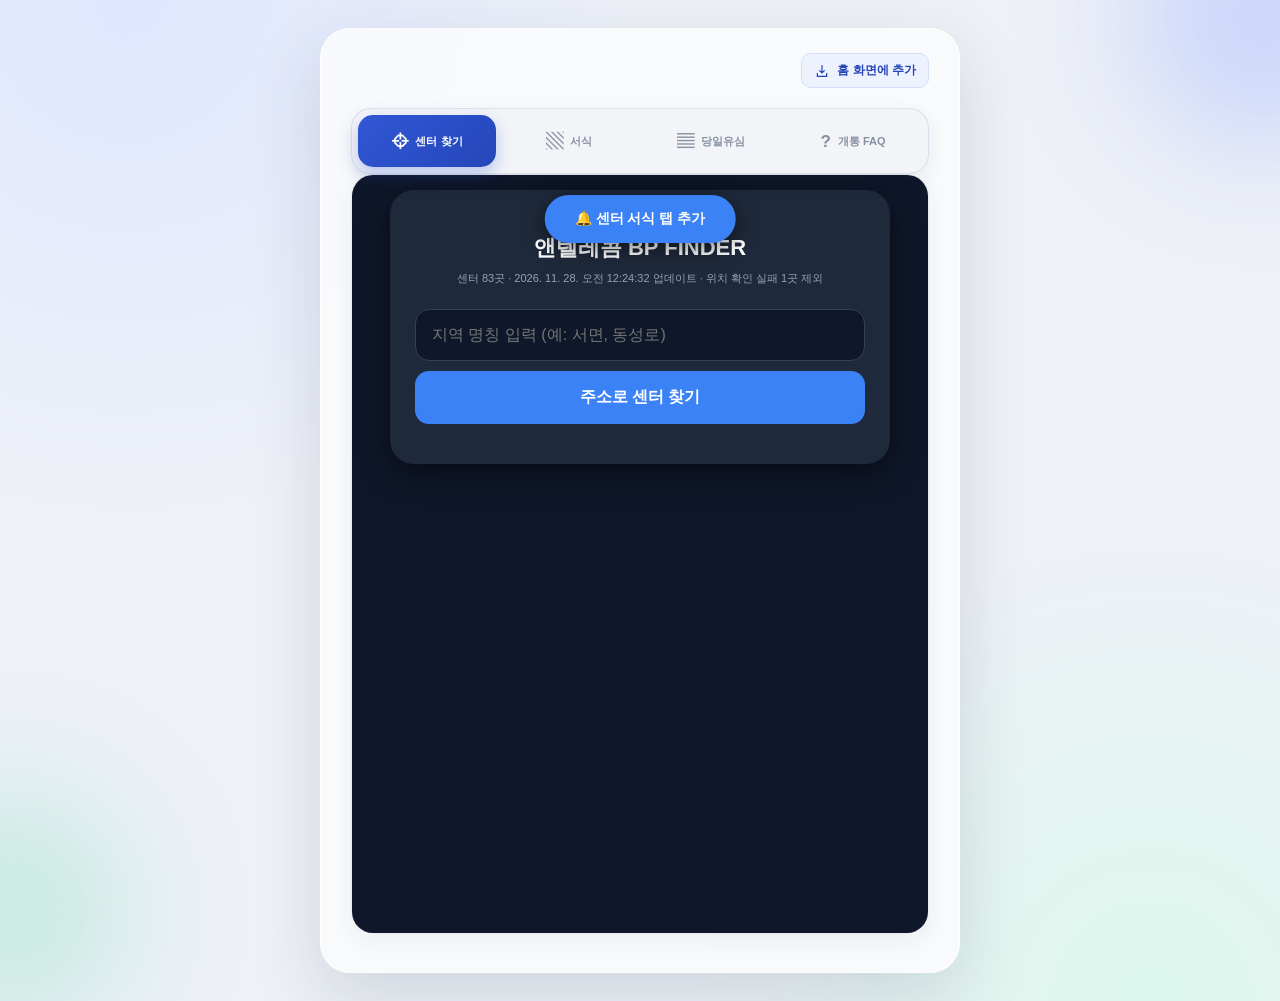
<file: index.html>
<!doctype html>
<html lang="ko">
<head>
  <script>
    // Retire the GitHub Pages UI, including saved home-screen tool links.
    if (location.hostname === "prepaid1215.github.io") {
      document.documentElement.style.display = "none";
      location.replace("/bp-finder/moved.html");
    }
  </script>
  <meta charset="utf-8">
  <meta name="viewport" content="width=device-width,initial-scale=1,viewport-fit=cover">
  <meta name="theme-color" content="#3157d5">
  <meta name="robots" content="noindex,nofollow,noarchive,nosnippet,noimageindex">
  <meta name="googlebot" content="noindex,nofollow,noarchive,nosnippet,noimageindex">
  <meta name="referrer" content="strict-origin-when-cross-origin">
  <link rel="manifest" href="/manifest.webmanifest">
  <link rel="apple-touch-icon" href="/assets/icon-180.png">
  <meta name="apple-mobile-web-app-capable" content="yes">
  <meta name="apple-mobile-web-app-title" content="BP파인더">
  <link rel="stylesheet" href="/assets/install.css">
  <script src="/assets/install.js" defer></script>
  <title>BP FINDER+ | 앤텔레콤 모바일 업무 도구</title>
  <style>
    :root{--ink:#111827;--muted:#697386;--line:#e7eaf0;--blue:#3157d5;--blue2:#2446b9;--soft:#eef2ff}
    *{box-sizing:border-box}
    html{background:#eef1f7;overscroll-behavior-y:none}
    body{overscroll-behavior-y:none;margin:0;color:var(--ink);font-family:"Pretendard",-apple-system,BlinkMacSystemFont,"Segoe UI",sans-serif}
    button{font:inherit;cursor:pointer;-webkit-tap-highlight-color:transparent}
    .site-bg{min-height:100dvh;position:relative;overflow:hidden;background:radial-gradient(circle at 10% 0%,#dfe7ff 0,transparent 34%),radial-gradient(circle at 90% 100%,#dcf8ed 0,transparent 30%),#eef1f7}
    .ambient{position:fixed;border-radius:999px;filter:blur(60px);opacity:.46;pointer-events:none}
    .one{width:270px;height:270px;background:#a5b9ff;top:-120px;right:-120px}
    .two{width:240px;height:240px;background:#9ce3cb;bottom:-130px;left:-110px}
    .app{width:100%;min-height:100dvh;position:relative;z-index:1;background:rgba(249,250,252,.95);padding:18px 18px calc(92px + env(safe-area-inset-bottom))}
    .nav{position:fixed;z-index:20;left:50%;bottom:max(12px,env(safe-area-inset-bottom));transform:translateX(-50%);width:calc(100% - 24px);max-width:616px;display:grid;grid-template-columns:repeat(4,1fr);gap:4px;padding:6px;border:1px solid rgba(214,219,230,.8);border-radius:20px;background:rgba(255,255,255,.92);box-shadow:0 16px 42px rgba(22,32,59,.2);backdrop-filter:blur(20px)}
    .nav.modal-hidden{display:none!important;visibility:hidden!important;pointer-events:none!important}
    .pull-refresh{position:fixed;z-index:60;top:max(10px,env(safe-area-inset-top));left:50%;transform:translate(-50%,-18px);opacity:0;pointer-events:none;padding:8px 14px;border-radius:999px;background:rgba(17,24,39,.9);color:#fff;font-size:12px;font-weight:800;box-shadow:0 8px 24px rgba(17,24,39,.25);transition:opacity .18s ease,transform .18s ease}
    .pull-refresh.show{opacity:1;transform:translate(-50%,0)}
    .pull-refresh.ready{background:#2563eb}

    .nav button{min-height:57px;border:0;border-radius:15px;background:transparent;color:#8790a2;display:flex;flex-direction:column;align-items:center;justify-content:center;gap:4px;font-size:10px;font-weight:750}
    .nav button i{font-style:normal;font-size:20px;line-height:1}
    .nav button.active{background:linear-gradient(135deg,var(--blue),var(--blue2));color:#fff;box-shadow:0 7px 16px rgba(49,87,213,.3)}
    .frame{height:100dvh;min-height:520px;margin:-18px -18px 0;overflow:hidden;border:0;background:#fff}
    iframe{display:block;width:100%;height:100%;border:0;background:#fff}
    .loading{position:absolute;inset:0;display:grid;place-items:center;color:var(--muted);font-size:12px;pointer-events:none}
    @media(min-width:680px){
      .site-bg{padding:28px 0}.app{width:640px;min-height:calc(100dvh - 56px);margin:0 auto;padding:24px 30px 38px;border:1px solid rgba(255,255,255,.8);border-radius:30px;box-shadow:0 24px 70px rgba(34,44,74,.15)}
      .nav{position:sticky;top:14px;bottom:auto;transform:none;width:100%;max-width:none;margin-top:20px;background:rgba(241,243,247,.92);box-shadow:0 7px 20px rgba(22,32,59,.07)}
      .nav button{min-height:52px;flex-direction:row;font-size:11px;gap:7px}.nav button i{font-size:17px}
      .frame{height:760px;min-height:640px;margin:20px 0 0;border:1px solid var(--line);border-radius:22px;box-shadow:0 8px 24px rgba(33,43,74,.06)}
    }
    @media(max-width:370px){.app{padding-left:13px;padding-right:13px}.frame{margin-left:-13px;margin-right:-13px}}
    @media(prefers-reduced-motion:reduce){*{scroll-behavior:auto!important;transition-duration:.01ms!important}}
  </style>
</head>
<body>
  <div class="pull-refresh" id="pullRefresh" role="status" aria-live="polite">↓ 당겨서 새로고침</div>
  <main class="site-bg">
    <div class="ambient one"></div><div class="ambient two"></div>
    <section class="app">
      <div class="install-row" id="installRow" hidden>
        <button class="install-button" id="installButton" type="button" aria-haspopup="dialog" aria-controls="installDialog">
          <svg viewBox="0 0 24 24" fill="none" stroke="currentColor" stroke-width="1.8" aria-hidden="true"><path d="M12 3v12m-4-4 4 4 4-4M5 15v5h14v-5"/></svg>
          홈 화면에 추가
        </button>
      </div>
      <nav class="nav" aria-label="업무 도구 선택">
        <button type="button" data-tool="center"><i aria-hidden="true">⌖</i>센터 찾기</button>
        <button type="button" data-tool="forms"><i aria-hidden="true">▧</i>서식</button>
        <button type="button" data-tool="delivery"><i aria-hidden="true">▤</i>당일유심</button>
        <button type="button" data-tool="faq"><i aria-hidden="true">?</i>개통 FAQ</button>
      </nav>
      <div class="frame"><iframe id="toolFrame" title="BP FINDER 센터 찾기" allow="geolocation; clipboard-read; clipboard-write"></iframe></div>
    </section>
  </main>
  <dialog class="install-dialog" id="installDialog" aria-labelledby="installTitle" aria-describedby="installIntro">
    <h2 id="installTitle">홈 화면에 BP파인더 추가</h2>
    <p id="installIntro"></p>
    <ol id="installSteps"></ol>
    <p class="install-url">https://bp-finder.vercel.app/</p>
    <p>카카오톡 등 앱 안에서 열었다면 Safari나 Chrome으로 다시 열어 주세요.</p>
    <button class="install-close" id="installClose" type="button" autofocus>확인</button>
  </dialog>
  <script>
    // Restore deliberate pull-to-refresh, but never reload while editing or a modal is open.
    // Normal launches always start on Center Finder.
    const VERSION="20261123-05";
    const TOOLS={
      center:{title:"가까운 센터 찾기",eyebrow:"BP FINDER",description:"지역을 입력하면 가까운 공식 센터를 거리순으로 보여드려요.",src:"./tools/center/index.html"},
      forms:{title:"센터 서식 다운로드",src:"./tools/forms/index.html"},
      delivery:{title:"당일유심 배송조회",eyebrow:"USIM DELIVERY",description:"주소와 접수 시간을 기준으로 당일 배송 가능 여부를 확인하세요.",src:"./tools/delivery/index.html"},
      faq:{title:"개통업무 FAQ 검색",eyebrow:"OPENING FAQ",description:"개통 실무 질문과 답변을 검색하거나 등록하세요.",src:"./tools/faq/index.html"}
    };
    const frame=document.getElementById("toolFrame");
    const nav=document.querySelector(".nav");
    const buttons=[...document.querySelectorAll("[data-tool]")];
    const pullRefresh=document.getElementById("pullRefresh");
    let modalObserver=null;
    let removePullHandlers=()=>{};
    let current="";
    function renderTool(name){
      if(!TOOLS[name])name="center";
      const tool=TOOLS[name];
      buttons.forEach(button=>{
        const active=button.dataset.tool===name;
        button.classList.toggle("active",active);
        if(active)button.setAttribute("aria-current","page");
        else button.removeAttribute("aria-current");
      });
      if(current!==name){
        frame.src=tool.src+"?v="+VERSION;
        frame.title=tool.title;
        current=name;
      }
    }
    buttons.forEach(button=>button.addEventListener("click",()=>{
      if(location.hash.slice(1)===button.dataset.tool) return;
      location.hash=button.dataset.tool;
    }));
    window.addEventListener("message",event=>{
      if(event.source!==frame.contentWindow||event.data?.type!=="bp-finder:modal")return;
      nav.classList.toggle("modal-hidden",Boolean(event.data.open));
    });
    function resetPullIndicator(){
      pullRefresh.classList.remove("show","ready");
      pullRefresh.textContent="↓ 당겨서 새로고침";
    }
    function refreshCurrentTool(){
      if(!TOOLS[current])return;
      pullRefresh.classList.add("show","ready");
      pullRefresh.textContent="새로고침 중…";
      frame.src=TOOLS[current].src+"?v="+VERSION+"&refresh="+Date.now();
    }
    function bindSafePullRefresh(){
      removePullHandlers();
      const doc=frame.contentDocument;
      if(!doc)return;
      let startY=null;
      let startX=null;
      let ready=false;
      const modalOpen=()=>Boolean(
        doc.getElementById("faxModal")?.classList.contains("open") ||
        doc.getElementById("center-feedback-layer")?.classList.contains("open") ||
        doc.getElementById("modalOverlay")?.classList.contains("open") ||
        doc.getElementById("message-modal")?.classList.contains("open") ||
        doc.querySelector(".modal-overlay.open, [role=dialog][open], dialog[open]")
      );
      const editing=target=>Boolean(target?.closest?.(
        "input, textarea, select, button, label, [contenteditable], [role=textbox]"
      ))||Boolean(doc.activeElement?.matches?.(
        "input, textarea, select, [contenteditable], [role=textbox]"
      ));
      const atTop=()=>Math.max(
        doc.scrollingElement?.scrollTop||0,
        doc.documentElement?.scrollTop||0,
        doc.body?.scrollTop||0
      )<=0;
      const cancel=()=>{
        startY=null;startX=null;ready=false;
        resetPullIndicator();
      };
      const onStart=event=>{
        if(event.touches.length!==1||modalOpen()||editing(event.target)||!atTop()){
          cancel();return;
        }
        startY=event.touches[0].clientY;
        startX=event.touches[0].clientX;
        ready=false;
      };
      const onMove=event=>{
        if(startY===null||!event.touches.length)return;
        if(modalOpen()||editing(event.target)||!atTop()){cancel();return}
        const distance=event.touches[0].clientY-startY;
        const horizontal=Math.abs(event.touches[0].clientX-startX);
        if(distance<=24||horizontal>distance){ready=false;resetPullIndicator();return}
        pullRefresh.classList.add("show");
        ready=distance>=200;
        pullRefresh.classList.toggle("ready",ready);
        pullRefresh.textContent=ready?"놓으면 새로고침":"↓ 더 당기면 새로고침";
      };
      const onEnd=()=>{
        const shouldRefresh=ready&&!modalOpen()&&!editing(doc.activeElement)&&atTop();
        cancel();
        if(shouldRefresh)refreshCurrentTool();
      };
      doc.addEventListener("touchstart",onStart,{passive:true});
      doc.addEventListener("touchmove",onMove,{passive:true});
      doc.addEventListener("touchend",onEnd,{passive:true});
      doc.addEventListener("touchcancel",cancel,{passive:true});
      removePullHandlers=()=>{
        doc.removeEventListener("touchstart",onStart);
        doc.removeEventListener("touchmove",onMove);
        doc.removeEventListener("touchend",onEnd);
        doc.removeEventListener("touchcancel",cancel);
      };
    }
    frame.addEventListener("load",()=>{
      modalObserver?.disconnect();
      resetPullIndicator();
      bindSafePullRefresh();
      const doc=frame.contentDocument;
      const modals=["faxModal","center-feedback-layer","modalOverlay"]
        .map(id=>doc?.getElementById(id)).filter(Boolean);
      const syncModal=()=>nav.classList.toggle(
        "modal-hidden",modals.some(modal=>modal.classList.contains("open"))
      );
      if(modals.length){
        modalObserver=new MutationObserver(syncModal);
        modals.forEach(modal=>modalObserver.observe(modal,{attributes:true,attributeFilter:["class"]}));
      }
      syncModal();
    });
    window.addEventListener("hashchange",()=>renderTool(location.hash.slice(1)));
    // A fresh app launch always begins with Center Finder, not the last-used tool.
    // FAQ drafts are retained by the FAQ page and can be recovered by reopening FAQ.
    if(location.hash)history.replaceState(null,"",location.pathname+location.search);
    renderTool("center");
  </script>
</body>
</html>
</file>
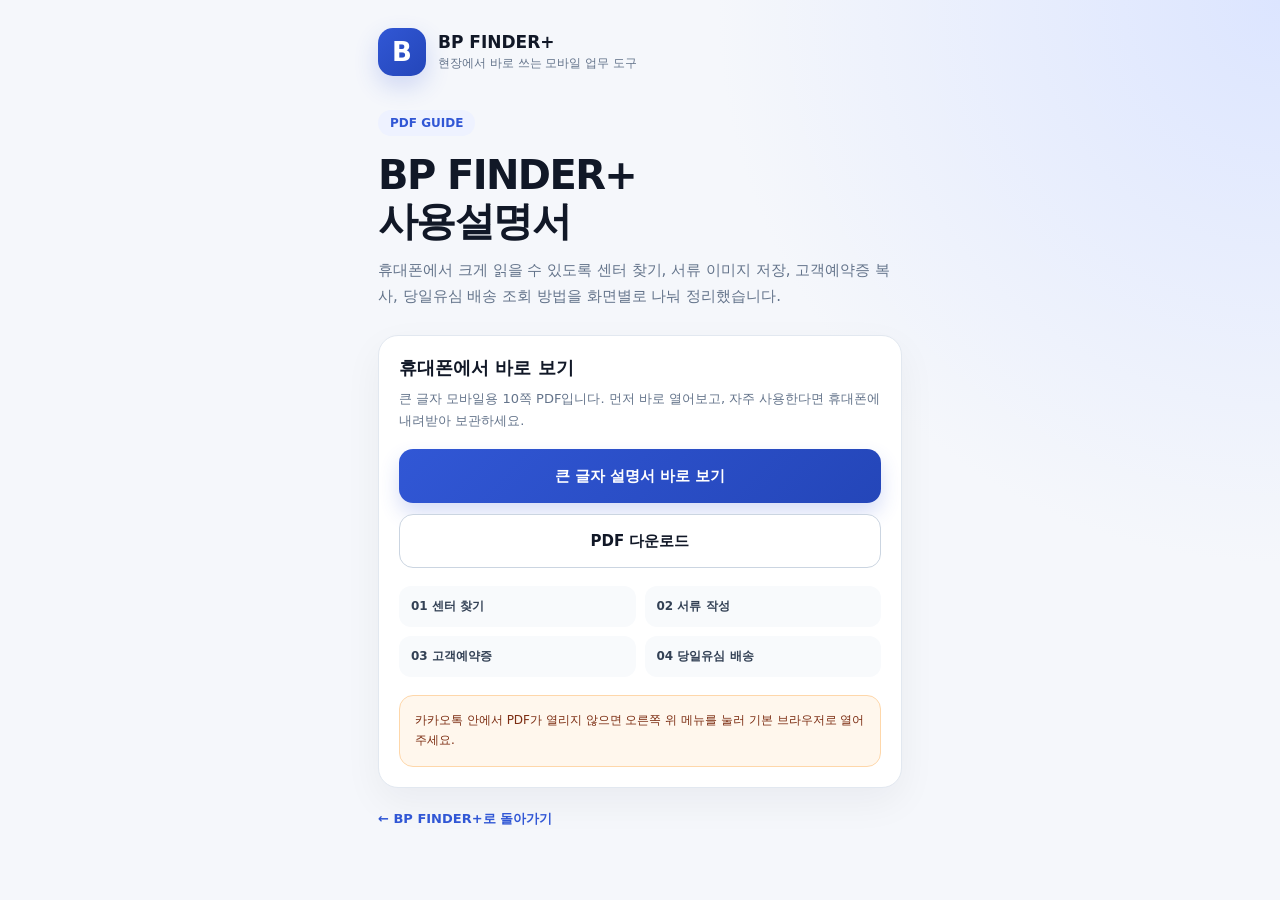
<file: manual/index.html>
<!doctype html>
<html lang="ko">
<head>
  <script>
    // Retire the GitHub Pages UI, including saved home-screen tool links.
    if (location.hostname === "prepaid1215.github.io") {
      document.documentElement.style.display = "none";
      location.replace("/bp-finder/moved.html");
    }
  </script>
  <meta charset="utf-8">
  <meta name="viewport" content="width=device-width,initial-scale=1,viewport-fit=cover">
  <meta name="robots" content="noindex,nofollow,noarchive,nosnippet,noimageindex">
  <meta name="googlebot" content="noindex,nofollow,noarchive,nosnippet,noimageindex">
  <meta name="naverbot" content="noindex,nofollow,noarchive,nosnippet,noimageindex">
  <meta name="theme-color" content="#3157d5">
  <title>BP FINDER+ 사용설명서</title>
  <style>
    :root{color-scheme:light;--ink:#111827;--muted:#64748b;--blue:#3157d5;--blue2:#2446b9;--line:#e2e8f0;--soft:#eef2ff}
    *{box-sizing:border-box}
    body{margin:0;min-height:100dvh;background:radial-gradient(circle at 100% 0,#dce5ff 0,transparent 36%),#f5f7fb;color:var(--ink);font-family:system-ui,-apple-system,"Apple SD Gothic Neo","Noto Sans KR",sans-serif}
    main{width:min(100%,560px);margin:0 auto;padding:calc(28px + env(safe-area-inset-top)) 18px calc(34px + env(safe-area-inset-bottom))}
    .brand{display:flex;align-items:center;gap:12px;margin-bottom:34px}
    .logo{width:48px;height:48px;border-radius:15px;background:linear-gradient(135deg,var(--blue),var(--blue2));display:grid;place-items:center;color:#fff;font-size:26px;font-weight:900;box-shadow:0 10px 24px #3157d533}
    .brand b{display:block;font-size:17px}.brand span{display:block;margin-top:3px;color:var(--muted);font-size:12px}
    .eyebrow{display:inline-flex;padding:6px 12px;border-radius:999px;background:var(--soft);color:var(--blue);font-size:12px;font-weight:800}
    h1{margin:16px 0 12px;font-size:clamp(28px,8vw,40px);line-height:1.16;letter-spacing:-.04em}
    .lead{margin:0;color:var(--muted);font-size:15px;line-height:1.75}
    .card{margin-top:26px;padding:20px;border:1px solid var(--line);border-radius:20px;background:#fff;box-shadow:0 14px 38px #0f172a0d}
    .card h2{margin:0 0 8px;font-size:18px}.card p{margin:0;color:var(--muted);font-size:13px;line-height:1.65}
    .actions{display:grid;gap:11px;margin-top:18px}
    a.button{min-height:54px;border-radius:14px;display:flex;align-items:center;justify-content:center;text-decoration:none;font-size:15px;font-weight:850}
    a.primary{background:linear-gradient(135deg,var(--blue),var(--blue2));color:#fff;box-shadow:0 10px 20px #3157d533}
    a.secondary{border:1px solid #cbd5e1;background:#fff;color:var(--ink)}
    .chapters{display:grid;grid-template-columns:1fr 1fr;gap:9px;margin-top:18px}
    .chapter{padding:12px;border-radius:12px;background:#f8fafc;color:#334155;font-size:12px;font-weight:750}
    .tip{margin-top:18px;padding:15px;border-radius:14px;background:#fff7ed;border:1px solid #fed7aa;font-size:12px;line-height:1.65;color:#7c2d12}
    .back{display:inline-flex;margin-top:22px;color:var(--blue);font-size:13px;font-weight:800;text-decoration:none}
  </style>
</head>
<body>
  <main>
    <div class="brand"><div class="logo">B</div><div><b>BP FINDER+</b><span>현장에서 바로 쓰는 모바일 업무 도구</span></div></div>
    <span class="eyebrow">PDF GUIDE</span>
    <h1>BP FINDER+<br>사용설명서</h1>
    <p class="lead">휴대폰에서 크게 읽을 수 있도록 센터 찾기, 서류 이미지 저장, 고객예약증 복사, 당일유심 배송 조회 방법을 화면별로 나눠 정리했습니다.</p>

    <section class="card">
      <h2>휴대폰에서 바로 보기</h2>
      <p>큰 글자 모바일용 10쪽 PDF입니다. 먼저 바로 열어보고, 자주 사용한다면 휴대폰에 내려받아 보관하세요.</p>
      <div class="actions">
        <a class="button primary" href="./bp-finder-guide.pdf?v=20261123" target="_blank" rel="noopener">큰 글자 설명서 바로 보기</a>
        <a class="button secondary" href="./bp-finder-guide.pdf?v=20261123" download="BP-FINDER-PLUS-모바일-사용설명서.pdf">PDF 다운로드</a>
      </div>
      <div class="chapters">
        <div class="chapter">01 센터 찾기</div>
        <div class="chapter">02 서류 작성</div>
        <div class="chapter">03 고객예약증</div>
        <div class="chapter">04 당일유심 배송</div>
      </div>
      <div class="tip">카카오톡 안에서 PDF가 열리지 않으면 오른쪽 위 메뉴를 눌러 기본 브라우저로 열어 주세요.</div>
    </section>
    <a class="back" href="../">← BP FINDER+로 돌아가기</a>
  </main>
</body>
</html>
</file>
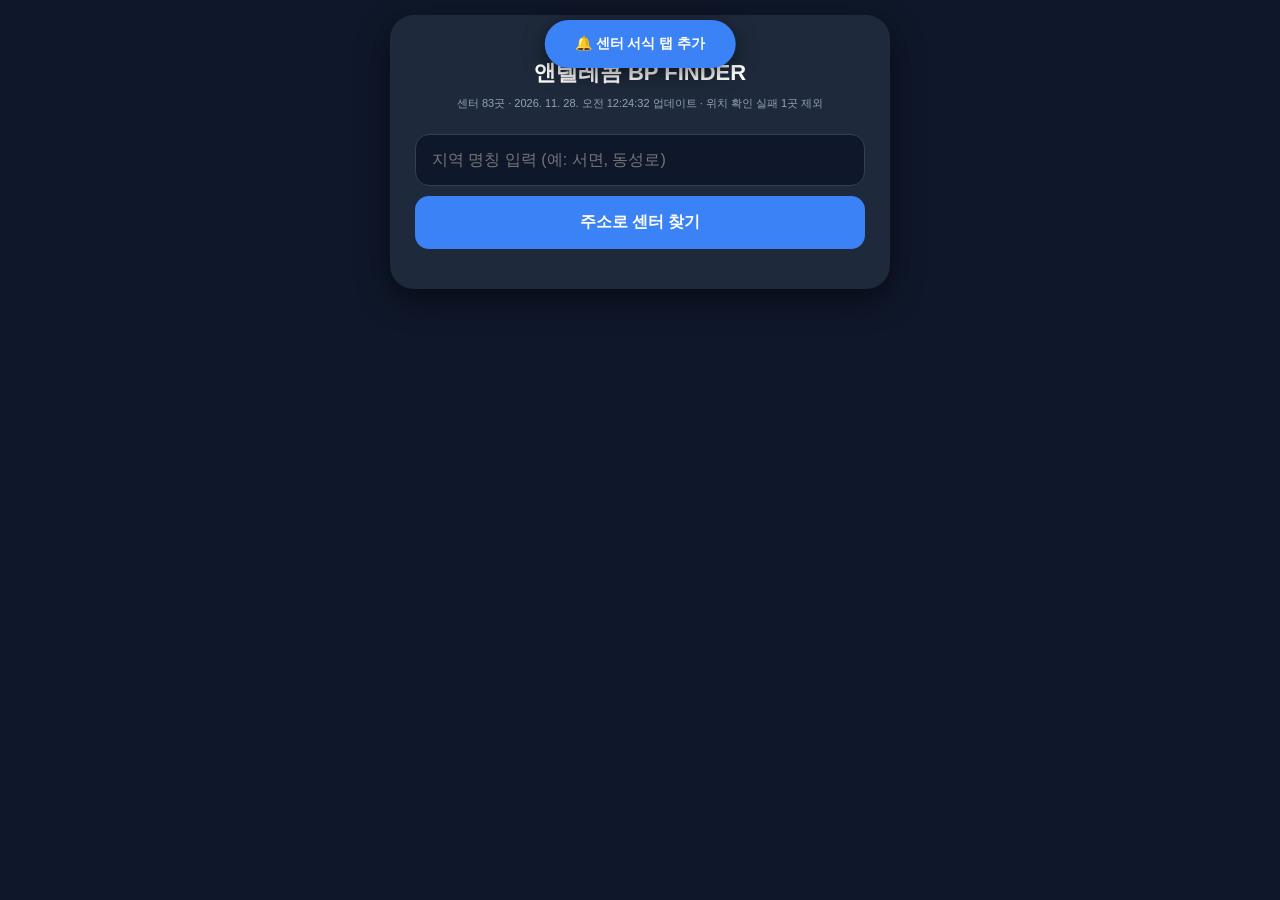
<file: tools/center/index.html>
<!DOCTYPE html>
<html lang="ko">
<head>
  <script>
    // Retire the GitHub Pages UI, including saved home-screen tool links.
    if (location.hostname === "prepaid1215.github.io") {
      document.documentElement.style.display = "none";
      location.replace("/bp-finder/moved.html");
    }
  </script>
    <meta charset="UTF-8">
    <meta name="viewport" content="width=device-width, initial-scale=1.0">
    <meta name="robots" content="noindex,nofollow,noarchive,nosnippet,noimageindex">
    <meta name="googlebot" content="noindex,nofollow,noarchive,nosnippet,noimageindex">
    <title>앤텔레콤 BP FINDER Pro - B&W Edition</title>
    <script src="https://dapi.kakao.com/v2/maps/sdk.js?appkey=e27b685233912bfd3431eb5deab591b5&libraries=services&autoload=false"></script>
    <script src="https://html2canvas.hertzen.com/dist/html2canvas.min.js"></script>
    <style>
    html, body { overscroll-behavior-y: contain; }
        :root { --bg: #0f172a; --card: #1e293b; --accent: #3b82f6; --text-main: #f8fafc; --text-sub: #94a3b8; --success: #10b981; --border: #334155; --input-bg: #0f172a; }
        * { box-sizing: border-box; font-family: 'Pretendard', 'Malgun Gothic', sans-serif; }
        body { background: var(--bg); color: var(--text-main); margin: 0; padding: 15px; display: flex; justify-content: center; }
        .app { width: 100%; max-width: 500px; background: var(--card); padding: 25px; border-radius: 24px; box-shadow: 0 10px 30px rgba(0,0,0,0.5); }
        h2 { text-align: center; font-size: 22px; margin-bottom: 8px; color: #fff; font-weight: 800; }
        #data-status { text-align: center; font-size: 11px; color: var(--text-sub); margin-bottom: 22px; min-height: 16px; }
        .search-box { position: relative; margin-bottom: 15px; }
        input[type=text]#q { width: 100%; padding: 16px; border-radius: 14px; border: 1px solid var(--border); background: var(--input-bg); color: #fff; font-size: 16px; outline: none; transition: all 0.2s; }
        .search-btn { width: 100%; padding: 16px; background: var(--accent); color: white; border: none; border-radius: 14px; font-weight: 700; cursor: pointer; margin-top: 10px; font-size: 16px; }
        #loc-list { background: var(--card); border: 1px solid var(--border); border-radius: 14px; margin-top: 5px; display: none; position: absolute; width: 100%; z-index: 100; box-shadow: 0 10px 25px rgba(0,0,0,0.6); max-height: 300px; overflow-y: auto; }
        .loc-item { padding: 15px; border-bottom: 1px solid var(--border); cursor: pointer; color: #fff; }
        .loc-item:hover { background: #334155; }
        #loading { display: none; text-align: center; font-size: 14px; color: var(--accent); margin: 15px 0; }
        .res-card { background: #334155; padding: 18px; border-radius: 16px; margin-top: 12px; border-left: 5px solid var(--accent); transition: transform 0.2s; cursor: pointer; }
        .card-name { font-weight: 700; font-size: 16px; color: #fff; }
        .card-addr { font-size: 13px; color: var(--text-sub); margin: 6px 0 12px; line-height: 1.4; }
        .card-address-row { display: flex; align-items: center; gap: 6px; margin: 6px 0 12px; }
        .card-address-row .card-addr { flex: 1 1 auto; min-width: 0; margin: 0; overflow-wrap: break-word; }
        .btn-copy-addr { display: inline-flex; align-items: center; justify-content: center; gap: 4px; flex: 0 0 auto; min-height: 30px; padding: 4px 6px; border: 1px solid #60a5fa; border-radius: 7px; background: #1e293b; color: #dbeafe; font-size: 11px; font-weight: 700; white-space: nowrap; cursor: pointer; }
        .btn-copy-addr svg { width: 12px; height: 12px; fill: none; stroke: currentColor; stroke-width: 1.8; stroke-linecap: round; stroke-linejoin: round; }
        .btn-copy-addr.copied { border-color: #34d399; background: #065f46; color: #fff; }
        .btn-copy-addr:focus-visible { outline: 2px solid #93c5fd; outline-offset: 2px; }
        .card-btns { display: grid; grid-template-columns: repeat(auto-fit, minmax(0, 1fr)); gap: 10px; }
        .btn-call, .btn-fax-open { display: flex; flex-direction: column; align-items: center; justify-content: center; padding: 12px 5px; border-radius: 10px; border: none; font-weight: 700; cursor: pointer; text-decoration: none; color: #fff; }
        .btn-call { background: #2563eb; }
        .btn-fax-open { background: #475569; }
        .btn-sub-text { font-size: 10px; font-weight: 400; margin-top: 3px; opacity: 0.8; }
        #map-container { width: 100%; height: 330px; margin-top: 20px; border-radius: 16px; display: none; border: 1px solid var(--border); overflow: hidden; position: relative; }
        #map-actions { display: none; align-items: center; justify-content: space-between; gap: 8px; margin: 12px 0; min-width: 0; }
        .map-link-btn { flex: 0 0 auto; white-space: nowrap; min-height: 44px; border: 0; border-radius: 9px; background: #2563eb; color: #fff; padding: 10px 14px; font-size: 13px; font-weight: 700; cursor: pointer; }
        #boundary-status { flex: 1 1 auto; min-width: 0; color: var(--text-sub); font-size: 11px; text-align: right; line-height: 1.45; overflow-wrap: break-word; }
        #boundary-credit { display: none; margin-top: 6px; color: #64748b; font-size: 9px; line-height: 1.4; text-align: right; }
        .rank-marker-wrap { position: relative; width: 36px; height: 45px; cursor: pointer; }
        .rank-marker { position: absolute; left: 3px; top: 0; width: 30px; height: 30px; border-radius: 50% 50% 50% 0; transform: rotate(-45deg); background: #2563eb; border: 3px solid #fff; box-shadow: 0 3px 10px rgba(0,0,0,.35); transition: .15s ease; }
        .rank-marker span { position: absolute; inset: 0; display: flex; align-items: center; justify-content: center; transform: rotate(45deg); color: #fff; font-size: 13px; font-weight: 900; }
        .rank-marker-wrap.active .rank-marker { width: 34px; height: 34px; left: 1px; top: -2px; background: #ef4444; box-shadow: 0 4px 14px rgba(239,68,68,.5); }
        .search-point { width: 18px; height: 18px; border-radius: 50%; background: #111827; border: 4px solid #fff; box-shadow: 0 2px 8px rgba(0,0,0,.45); }
        .search-label { background: rgba(15,23,42,.92); color: #fff; border: 1px solid #475569; border-radius: 7px; padding: 4px 7px; font-size: 10px; white-space: nowrap; }
        
        .modal-overlay { display: none; position: fixed; inset: 0; background: rgba(0,0,0,0.8); z-index: 999; overflow-y: auto; overscroll-behavior: contain; -webkit-overflow-scrolling: touch; padding: 15px 10px; }
        .modal-overlay.open { display: block; }
        .modal-content { width: 100%; max-width: 650px; margin: 0 auto; background: var(--card); border-radius: 20px; padding: 20px; }
        .modal-topbar { position: sticky; top: 0; z-index: 40; display: flex; align-items: center; justify-content: space-between; gap: 12px; margin: -20px -20px 14px; padding: 12px 20px; border-bottom: 1px solid var(--border); border-radius: 20px 20px 0 0; background: var(--card); }
        .modal-topbar span { color: var(--text-sub); font-size: 12px; font-weight: 700; }
        .modal-back-btn { min-height: 42px; padding: 10px 14px; border: 1px solid #475569; border-radius: 10px; background: #0f172a; color: #fff; font-weight: 800; cursor: pointer; }
        
        .fav-section { background: var(--bg); padding: 12px; border-radius: 14px; margin-bottom: 12px; border: 1px solid var(--border); }
        .fav-header { font-size: 12px; color: var(--text-sub); margin-bottom: 8px; display: flex; justify-content: space-between; align-items: center; }
        .fav-header b { color: var(--accent); }
        .fav-btn-save { padding: 4px 8px; background: var(--accent); border: none; border-radius: 6px; color: #fff; font-size: 11px; cursor: pointer; }
        .fav-list { display: flex; flex-wrap: wrap; gap: 6px; max-height: 80px; overflow-y: auto; }
        .fav-chip { background: var(--border); padding: 6px 12px; border-radius: 20px; font-size: 12px; color: #fff; cursor: pointer; position: relative; border: 1px solid transparent; }
        .fav-chip:hover { border-color: var(--accent); }
        .fav-chip .del { margin-left: 6px; color: #ef4444; font-weight: bold; }

        .grid-inputs { display: grid; grid-template-columns: 1fr 1fr; gap: 8px; background: var(--bg); padding: 15px; border-radius: 14px; margin-bottom: 20px; }
        .grid-inputs input, .grid-inputs select { width: 100%; padding: 10px; border-radius: 8px; border: 1px solid var(--border); background: var(--card); color: #fff; font-size: 12px; }
        .visit-date-field { position: relative; min-width: 0; }
        .visit-date-field #in_res { min-height: 44px; padding-right: 54px; }
        .visit-calendar-btn { position: absolute; top: 0; right: 0; bottom: 0; width: 44px; display: flex; align-items: center; justify-content: center; overflow: hidden; border: 1px solid #60a5fa; border-radius: 8px; background: #2563eb; color: #fff; cursor: pointer; }
        .visit-calendar-btn:focus-within { outline: 2px solid #93c5fd; outline-offset: 1px; }
        .visit-calendar-icon { font-size: 17px; line-height: 1; pointer-events: none; }
        .visit-calendar-btn input[type=date] { position: absolute; inset: 0; width: 100%; height: 100%; margin: 0; padding: 0; border: 0; opacity: 0; cursor: pointer; }
        .preview-wrap { position: relative; width: 100%; height: 530px; overflow: hidden; background: #444; border-radius: 12px; padding: 10px; border: 2px solid #333; }
        
        #captureArea { position: absolute; top: 10px; left: 50%; width: 794px; background: #fff; color: #111; font-family: "Malgun Gothic", "Apple SD Gothic Neo", sans-serif; transform: translateX(-50%) scale(0.44); transform-origin: top center; }
        #captureArea .request-page { width: 794px; min-height: 1123px; padding: 124px 96px 40px; background: #fff; color: #111; }
        #captureArea h1 { margin: 0 0 8px; text-align: center; font-size: 35px; line-height: 1.3; letter-spacing: 2px; font-weight: 800; }
        #captureArea .checkbox-row { margin-bottom: 18px; text-align: right; font-size: 15px; }
        #captureArea .paper-check { display: inline-flex; width: 14px; height: 14px; margin: 0 3px 0 1px; align-items: center; justify-content: center; border: 1.5px solid #111; color: #111; font-family: Arial, sans-serif; font-size: 11px; line-height: 1; font-weight: 900; vertical-align: -1px; }
        #captureArea .section-title { margin: 18px 0 6px; color: #111; font-size: 15px; font-weight: 700; text-align: left; }
        #captureArea .section-title::before { content: ""; display: inline-block; width: 0; height: 0; margin-right: 5px; border-top: 6px solid transparent; border-bottom: 6px solid transparent; border-left: 9px solid #111; }
        #captureArea table { width: 100%; margin-bottom: 6px; border-collapse: collapse; border: 1px solid #444; }
        #captureArea th, #captureArea td { height: 42px; padding: 8px; border: 1px solid #444; color: #111; font-size: 15px; line-height: 1.35; text-align: center; vertical-align: middle; }
        #captureArea th { background: #d9d9d9; font-weight: 700; }
        #captureArea .row-label { width: 25%; white-space: nowrap; }
        #captureArea .val { color: #111; font-size: 16px; font-weight: 800; outline: none; cursor: text; }
        #captureArea .val:hover, #captureArea .val:focus { background: #eef2f7; }
        #captureArea .form-note { margin: 6px 0 18px; font-size: 15px; text-align: left; }
        #captureArea .notice-section { margin-top: 8px; padding: 0; border: 0; color: #111; text-align: left; }
        #captureArea .notice-section h3 { margin: 6px 0; font-size: 16px; }
        #captureArea .notice-section p { position: relative; margin: 3px 0; padding-left: 15px; color: #111; font-size: 15px; line-height: 1.55; }
        #captureArea .notice-section p:not(.sub-bullet)::before { content: ""; position: absolute; left: 0; top: 7px; width: 0; height: 0; border-top: 5px solid transparent; border-bottom: 5px solid transparent; border-left: 8px solid #111; }
        #captureArea .notice-section .bold-under { color: #d32f2f; font-weight: 800; text-decoration: none; }
        #captureArea .notice-section .sub-bullet { padding-left: 24px; font-size: 14px; }
        #captureArea .form-footer { margin-top: 18px; padding-top: 12px; border-top: 3px double #333; text-align: right; }
        #captureArea .form-footer img { width: auto; height: 44px; }

        .map-preview-wrap { position: relative; width: 100%; height: 355px; margin-top: 14px; overflow: hidden; touch-action: pan-y; background: #444; border: 2px solid #333; border-radius: 12px; padding: 10px; }
        #mapCaptureArea { position: absolute; top: 10px; left: 50%; width: 800px; padding: 20px; background: #fff; color: #111; font-family: "Malgun Gothic", "Apple SD Gothic Neo", sans-serif; transform: translateX(-50%) scale(0.56); transform-origin: top center; }
        #mapCaptureArea .map-capture-title { margin: 0 0 12px; color: #1d4ed8; font-size: 25px; font-weight: 900; }
        #mapCaptureArea .capture-map-wrap { position: relative; width: 100%; height: 430px; overflow: hidden; border: 1px solid #cbd5e1; background: #eef2f7; }
        #captureMap, #captureMapSnapshot, #captureMapFallback { position: absolute; inset: 0; width: 100%; height: 100%; }
        #captureMap { pointer-events: none; touch-action: none; }
        #captureMap .osm-tile { position: absolute; width: 256px; height: 256px; max-width: none; user-select: none; }
        #captureMap .map-scale { position: absolute; left: 12px; bottom: 10px; z-index: 7; color: #111827; font-size: 13px; font-weight: 900; text-align: center; text-shadow: 0 1px 2px #fff; }
        #captureMap .map-scale span { display: block; margin-bottom: 1px; }
        #captureMap .map-scale i { display: block; height: 7px; border-right: 2px solid #111827; border-bottom: 3px solid #111827; border-left: 2px solid #111827; }
        #captureMap .capture-pin { position: absolute; left: 50%; top: 50%; z-index: 5; width: 34px; height: 34px; border: 4px solid #fff; border-radius: 50% 50% 50% 0; background: #ef4444; box-shadow: 0 3px 10px rgba(0,0,0,.45); transform: translate(-50%,-100%) rotate(-45deg); }
        #captureMap .capture-pin::after { content: ""; position: absolute; inset: 8px; border-radius: 50%; background: #fff; }
        #captureMap .osm-credit { position: absolute; right: 5px; bottom: 4px; z-index: 6; padding: 2px 5px; background: rgba(255,255,255,.88); color: #334155; font-size: 10px; }
        #captureMapSnapshot { display: none; object-fit: cover; }
        #captureMapFallback { display: none; align-items: center; justify-content: center; padding: 35px; color: #475569; background: #eef2f7; font-size: 18px; text-align: center; }
        #mapCaptureArea .guide-info { margin-top: 12px; padding: 22px 28px; border: 3px solid #2563eb; border-radius: 24px; background: #fff; text-align: left; }
        #mapCaptureArea .guide-info strong { display: block; color: #173b8f; font-size: 28px; line-height: 1.35; }
        #mapCaptureArea .guide-info span { display: block; margin-top: 7px; color: #111827; font-size: 20px; line-height: 1.45; font-weight: 700; word-break: keep-all; }

        .modal-action-btns { position: static; display: grid; grid-template-columns: 1fr 1fr; gap: 8px; margin-top: 15px; padding: 12px 0 calc(12px + env(safe-area-inset-bottom)); border-top: 1px solid var(--border); background: var(--card); }
        .save-btn { grid-column: 1 / -1; padding: 15px 8px; background: var(--success); color: #fff; border: none; border-radius: 10px; font-weight: 700; cursor: pointer; }
        .sms-map-choice { grid-column: 1 / -1; display: grid; grid-template-columns: auto 1fr 1fr; gap: 7px; align-items: center; padding: 8px 10px; border: 1px solid var(--border); border-radius: 10px; background: var(--bg); font-size: 12px; font-weight: 800; }
        .sms-map-choice label { display: flex; align-items: center; justify-content: center; gap: 5px; min-height: 34px; padding: 6px 8px; border: 1px solid var(--border); border-radius: 8px; background: var(--card); cursor: pointer; }
        .sms-map-choice input { accent-color: var(--accent); }
        .sms-btn { padding: 12px; background: #ea580c; color: #fff; border: none; border-radius: 10px; cursor: pointer; font-weight: 800; }
        .sms-btn span { display: block; margin-top: 3px; font-size: 11px; opacity: .9; }
        .sms-btn.no-map { background: #64748b; }
        .close-btn { grid-column: 1 / -1; padding: 12px; background: #444; color: #fff; border: none; border-radius: 10px; cursor: pointer; }
  
        .toast-welcome { position: fixed; top: -80px; left: 50%; transform: translateX(-50%); background: #3b82f6; color: white; padding: 15px 30px; border-radius: 30px; font-size: 14px; font-weight: bold; box-shadow: 0 5px 20px rgba(0,0,0,0.5); z-index: 10000; cursor: pointer; transition: top 0.5s cubic-bezier(0.68, -0.55, 0.265, 1.55); }
        .toast-welcome.show { top: 20px; }
        .msg-modal-overlay { display: none; position: fixed; inset: 0; background: rgba(0,0,0,0.7); z-index: 10001; align-items: center; justify-content: center; }
        .msg-modal-overlay.open { display: flex; }
        .msg-modal-content { background: #1e293b; color: #f8fafc; width: 90%; max-width: 400px; max-height: calc(100dvh - 30px); overflow-y: auto; padding: 25px; border-radius: 20px; text-align: center; box-shadow: 0 10px 30px rgba(0,0,0,0.5); }
        .msg-modal-content h3 { margin-top: 0; color: #60a5fa; margin-bottom: 15px; }
        .msg-modal-content p { font-size: 14px; line-height: 1.7; margin-bottom: 18px; color: #cbd5e1; text-align: left; word-break: keep-all; }
        .msg-modal-content p strong { color: #f8fafc; }
        .msg-modal-content .msg-update-date { margin-top: -5px; color: #93c5fd; font-size: 12px; text-align: center; }
        .msg-update-steps { padding-left: 1.4em; margin: 0 0 18px; color: #cbd5e1; text-align: left; font-size: 14px; line-height: 1.7; word-break: keep-all; }
        .msg-update-steps li + li { margin-top: 4px; }
        .msg-guide-link { display: block; margin: 0 0 18px; padding: 13px 12px; border-radius: 12px; background: #f8fafc; color: #1d4ed8; font-size: 14px; font-weight: 800; text-decoration: none; }
        .msg-cheer { margin: 0 0 18px; color: #facc15; font-size: 17px; font-weight: 900; text-align: center; }
        .msg-close-btn { width: 100%; padding: 14px; background: #3b82f6; color: white; border: none; border-radius: 12px; font-weight: bold; font-size: 16px; cursor: pointer; }
        @media (max-width: 540px) {
            #map-actions { flex-direction: column; align-items: stretch; gap: 8px; }
            #map-actions .map-link-btn { width: 100%; padding: 12px 14px; }
            #map-actions #boundary-status { text-align: center; }
            .modal-overlay { padding: 0; }
            .modal-content { min-height: 100dvh; border-radius: 0; padding: 14px 12px 0; }
            .modal-topbar { margin: -14px -12px 12px; padding: 10px 12px; border-radius: 0; }
            .grid-inputs { padding: 10px; }
            .modal-action-btns { margin-left: 0; margin-right: 0; }
        }
    </style>
    <link rel="stylesheet" href="./center-feedback.css?v=20261102-feedback-list-first">
</head>
<body>

<div id="welcome-toast" class="toast-welcome" onclick="openMessagePopup()">
    🔔 센터 서식 탭 추가
</div>

<div id="message-modal" class="msg-modal-overlay">
    <div class="msg-modal-content">
        <h3>센터 서식 개별 다운로드 안내</h3>
        <p class="msg-update-date">2026. 11. 23. 업데이트</p>
        <p>
            센터 서식 ver22.0에 포함된 80개 파일 중 필요한 서식만 골라 내려받을 수 있습니다.
        </p>
        <ol class="msg-update-steps">
            <li>화면 하단의 <strong>서식</strong> 탭을 누릅니다.</li>
            <li>서식 이름을 검색하거나 K망, L망, NRC 업무 등 분류를 선택합니다.</li>
            <li>필요한 서식 옆 <strong>다운로드</strong>를 누릅니다.</li>
        </ol>
        <a class="msg-guide-link" href="../../manual/" target="_blank" rel="noopener">📘 사용설명서 보기·다운로드</a>
        <div class="msg-cheer">개통아 터져라~</div>
        <button class="msg-close-btn" onclick="closeMessagePopup()">확인</button>
    </div>
</div>

<div class="app">
    <h2>앤텔레콤 BP FINDER</h2>
    <div id="data-status">센터정보를 불러오는 중입니다.</div>
    <div class="search-box">
        <input type="text" id="q" placeholder="지역 명칭 입력 (예: 서면, 동성로)" autocomplete="off" spellcheck="false" onkeypress="if(event.keyCode==13 && !event.isComposing) run()">
        <div id="loc-list"></div>
        <button class="search-btn" onclick="run()">주소로 센터 찾기</button>
    </div>
    <div id="loading">⏳ 거리를 계산 중입니다...</div>
    <div id="out"></div>
    <div id="map-actions">
        <button class="map-link-btn" onclick="openKakaoMap()">선택 센터 카카오맵</button>
        <span id="boundary-status"></span>
    </div>
    <div id="map-container"></div>
    <div id="boundary-credit">경계 데이터: 통계청 SGIS · 가공: vuski/admdongkor · CC BY 4.0</div>
</div>

<div class="modal-overlay" id="faxModal">
    <div class="modal-content">
        <div class="modal-topbar">
            <button type="button" class="modal-back-btn" onclick="closeFax()">← 센터 목록으로</button>
            <span>서류 작성</span>
        </div>
        <div class="fav-section">
            <div class="fav-header">
                <span>⭐ <b>자주 쓰는 매출처</b> (클릭시 즉시 입력)</span>
                <button class="fav-btn-save" onclick="addFavSales()">현재 정보 저장</button>
            </div>
            <div id="fav-list" class="fav-list"></div>
        </div>

        <div class="grid-inputs">
            <select id="in_type" onchange="sync()"><option value="선불">선불</option><option value="후불">후불</option></select>
            <select id="in_cat" onchange="sync()"><option value="신규개통">신규개통</option><option value="번호이동">번호이동</option></select>
            <input type="text" id="in_s_no" placeholder="매출 회원번호" oninput="sync()">
            <input type="text" id="in_s_name" placeholder="매출 회원명" oninput="sync()">
            <input type="text" id="in_name" placeholder="명의자 성명" oninput="sync()">
            <input type="text" id="in_birth" placeholder="명의자 생년월일" oninput="sync()">
            <input type="text" id="in_tel" placeholder="명의자 연락번호" oninput="sync()">
            <select id="in_mang" onchange="sync()"><option value="K망">K망</option><option value="L망">L망</option></select>
            <input type="text" id="in_plan" placeholder="가입 요금제" oninput="sync()">
            <input type="text" id="in_port_info" placeholder="번호이동 시 현재 번호 / 통신사" oninput="sync()">
            <input type="text" id="in_device" placeholder="단말기 모델" oninput="sync()">
            <div class="visit-date-field">
                <input type="text" id="in_res" placeholder="방문일시 (예: 오전 8시)" aria-label="방문일시" oninput="sync()">
                <label class="visit-calendar-btn" title="달력에서 방문일 선택">
                    <span class="visit-calendar-icon" aria-hidden="true">&#128197;</span>
                    <input type="date" id="visit_date_picker" aria-label="달력에서 방문일 선택" onchange="applyVisitDateFromCalendar()">
                </label>
            </div>
            <input type="text" id="in_note" placeholder="비고/특이사항" oninput="sync()">
            <input type="text" id="in_confirm_no" placeholder="개통 확정 번호" oninput="sync()">
            <input type="text" id="in_agent_no" placeholder="요청자 회원번호" oninput="sync()">
            <input type="text" id="in_agent" placeholder="요청자 성명" oninput="sync()">
            <input type="text" id="in_agent_center" placeholder="소속 센터" oninput="sync()">
            <input type="text" id="in_agent_tel" placeholder="요청자 연락처" oninput="sync()">
        </div>
        
        <div class="preview-wrap" id="formPreviewWrap">
            <div id="captureArea">
                <section class="request-page">
                    <h1>센터방문 개통 요청서</h1>
                    <div class="checkbox-row"><span id="v_type_check"><span class="paper-check">V</span>선불　<span class="paper-check"></span>후불</span>　/　<span id="v_cat_check"><span class="paper-check">V</span>신규개통　<span class="paper-check"></span>번호이동</span></div>

                    <div class="section-title">개통 관련 기재란</div>
                    <table>
                        <tr><th class="row-label" rowspan="2">매출자 정보</th><th>회원번호</th><th>회원명</th></tr>
                        <tr><td class="val" id="v_s_no" contenteditable="true">-</td><td class="val" id="v_s_name" contenteditable="true">-</td></tr>
                        <tr><th>명의자 성명</th><th>명의자 생년월일</th><th>명의자 연락번호</th></tr>
                        <tr><td class="val" id="v_name" contenteditable="true">-</td><td class="val" id="v_birth" contenteditable="true">-</td><td class="val" id="v_tel" contenteditable="true">-</td></tr>
                        <tr><th>통신망 선택</th><th>가입 요금제<br>(사전 설명 필수)</th><th>(번호이동 시)<br>현재 사용 번호 / 통신사</th></tr>
                        <tr><td class="val" id="v_mang_check"><span class="paper-check">V</span>K망　<span class="paper-check"></span>L망</td><td class="val" id="v_plan" contenteditable="true">-</td><td class="val" id="v_port_info" contenteditable="true">-</td></tr>
                        <tr><th>방문 예약 시간</th><td colspan="2" class="val" id="v_res" contenteditable="true">-</td></tr>
                        <tr><th>특이사항</th><td colspan="2" class="val" id="v_note" contenteditable="true">-</td></tr>
                    </table>
                    <div class="form-note">※ 연체, 미납 정지 단말기, 부가서비스 등 개통 관련 특이사항</div>

                    <div class="section-title">요청 회원 및 센터 기재란</div>
                    <table>
                        <tr><th class="row-label" rowspan="4">요청 회원 정보</th><th>회원번호</th><th>회원명</th></tr>
                        <tr><td class="val" id="v_agent_no_out" contenteditable="true">-</td><td class="val" id="v_agent_out" contenteditable="true">-</td></tr>
                        <tr><th>소속 센터 / 활동지역</th><th>연락번호</th></tr>
                        <tr><td class="val" id="v_agent_center_out" contenteditable="true">-</td><td class="val" id="v_agent_tel_out" contenteditable="true">-</td></tr>
                        <tr><th rowspan="2">개통 처리 정보</th><th>개통 센터</th><th>개통 확정 번호</th></tr>
                        <tr><td class="val" id="v_bp" contenteditable="true">-</td><td class="val" id="v_confirm_no" contenteditable="true">-</td></tr>
                    </table>

                    <div class="notice-section">
                        <h3>※ 개통 시 주의사항</h3>
                        <p>방문 개통 명의자 본인 확인 후 <span class="bold-under">개통 본인확인서(필수)</span>를 반드시 작성하여 주세요.</p>
                        <p>다회선 개통 요청 시 개통 의뢰 회원에게 내용 확인 후 개통 진행해주세요.</p>
                        <p>부정영업이 의심이 되는 경우 개통을 거부할 수 있습니다.</p>
                        <p class="sub-bullet">- 본인 실사용 외 타인 판매, 양도, 불법 스팸, 보이스피싱 등</p>
                        <p>요금제 설명 및 연체 등을 체크하여 방문 센터에 사전 통화 후 요청하여 주세요.</p>
                    </div>

                    <div class="form-footer"><img src="[data-uri]" alt="N telecom 앤텔레콤"></div>
                </section>
            </div>
        </div>

        <div class="map-preview-wrap" id="mapPreviewWrap">
            <div id="mapCaptureArea">
                <div class="map-capture-title">방문 센터 위치 안내</div>
                <div class="capture-map-wrap">
                    <div id="captureMap" aria-label="선택 센터 지도"></div>
                    <img id="captureMapSnapshot" alt="선택 센터 지도 이미지">
                    <div id="captureMapFallback">지도 이미지를 불러오지 못했습니다.<br>아래 센터명과 주소를 확인해 주세요.</div>
                </div>
                <div class="guide-info">
                    <strong id="v_bp_guide">선택 센터</strong>
                    <span id="v_bp_addr">주소</span>
                </div>
            </div>
        </div>

        <div class="modal-action-btns">
            <button class="save-btn" onclick="saveImage()">📄 서류 이미지 저장</button>
            <button type="button" class="feedback-inline" onclick="openCurrentCenterFeedback()">센터 접수 경험 공유</button>
            <div class="sms-map-choice" role="radiogroup" aria-label="예약문자에 포함할 지도 선택">
                <span>지도 선택</span>
                <label><input type="radio" name="sms_map_provider" value="naver" checked> 네이버 지도</label>
                <label><input type="radio" name="sms_map_provider" value="kakao"> 카카오 지도</label>
            </div>
            <button type="button" class="sms-btn" onclick="copySMS(true)">💬 고객예약증 복사<span>지도 포함</span></button>
            <button type="button" class="sms-btn no-map" onclick="copySMS(false)">💬 고객예약증 복사<span>지도 미포함</span></button>
            <button class="close-btn" onclick="closeFax()">닫기</button>
        </div>
    </div>
</div>

<script>
const SMART_MAP = { "서면": "부산 부산진구 부전동", "동성로": "대구 중구 동성로", "남포동": "부산 중구 남포동" };

let DATA = [];
let centersReady = false;

// A temporary, manually corrected address has no verified static coordinate.
// Ask the existing Kakao Maps Geocoder instead of displaying a neighboring pin.
async function resolveCorrectedCenterCoordinates() {
    const unresolved = DATA.filter(center => center.coordinateApproximate);
    let excluded = 0;
    for (const center of unresolved) {
        try {
            const coords = await new Promise((resolve, reject) => {
                if (!window.kakao?.maps?.load) return reject(new Error('카카오맵 SDK 미사용'));
                const timeout = setTimeout(() => reject(new Error('좌표 검색 시간 초과')), 6500);
                kakao.maps.load(() => {
                    try {
                        const service = new kakao.maps.services.Geocoder();
                        const street = center.addr.replace(/\s+\d+층(?:\s+\d+호)?\s*$/, '').trim();
                        service.addressSearch(street, (results, status) => {
                            clearTimeout(timeout);
                            if (status !== kakao.maps.services.Status.OK || !results?.length) {
                                return reject(new Error('주소 검색 결과 없음'));
                            }
                            const match = results.find(result => {
                                const address = (result.road_address?.address_name || result.address_name || '')
                                  .replace(/광역시/g, '').replace(/\s+/g, '');
                                return address.includes('대구북구매전로50') && !address.includes('매전로50-');
                            });
                            if (!match) return reject(new Error('매전로 50과 일치하지 않는 검색 결과'));
                            const lat = Number(match.y), lng = Number(match.x);
                            if (!Number.isFinite(lat) || !Number.isFinite(lng) ||
                                lat < 35.8 || lat > 36.1 || lng < 128.4 || lng > 128.7) {
                                return reject(new Error('검색 위치가 대구 북구 지역에서 벗어남'));
                            }
                            resolve({ lat, lng });
                        });
                    } catch (error) {
                        clearTimeout(timeout);
                        reject(error);
                    }
                });
            });
            center.lat = coords.lat;
            center.lng = coords.lng;
            center.coordinateApproximate = false;
        } catch (error) {
            center.locationUnavailable = true;
            excluded++;
            console.warn('임시 센터의 정확한 위치 확인 실패:', center.name, error?.message);
        }
    }
    // Never use a manually guessed coordinate for results, distance, or pins.
    DATA = DATA.filter(center => !center.locationUnavailable);
    return excluded;
}

async function loadCenters() {
    const statusEl = document.getElementById('data-status');

    try {
        const response = await fetch(`../../data/centers.json?v=${Date.now()}`, {
            cache: 'no-store'
        });

        if (!response.ok) {
            throw new Error(`센터정보 요청 실패 (${response.status})`);
        }

        const json = await response.json();

        if (!Array.isArray(json.centers)) {
            throw new Error('centers.json 형식이 올바르지 않습니다.');
        }

        DATA = json.centers
            .map(center => ({
                id: center.id || '',
                name: center.name || '이름 없음',
                addr: center.address || `${center.address1 || ''} ${center.address2 || ''}`.trim(),
                tel: center.phone || '-',
                fax: center.fax || '-',
                lat: Number(center.latitude),
                lng: Number(center.longitude),
                region: center.region || '',
                isCenter: Boolean(center.isCenter),
                isHQ: Boolean(center.isHQ),
                coordinateApproximate: Boolean(center.coordinateApproximate)
            }))
            .filter(center => Number.isFinite(center.lat) && Number.isFinite(center.lng));

        const geocodeFailures = await resolveCorrectedCenterCoordinates();
        if (DATA.length === 0) {
            throw new Error('사용 가능한 센터 좌표가 없습니다.');
        }

        centersReady = true;

        const updatedAt = json.updatedAt ? new Date(json.updatedAt) : null;
        const updatedText = updatedAt && !Number.isNaN(updatedAt.getTime())
            ? updatedAt.toLocaleString('ko-KR')
            : '시간 확인 불가';

        statusEl.textContent = `센터 ${DATA.length}곳 · ${updatedText} 업데이트${geocodeFailures ? ` · 위치 확인 실패 ${geocodeFailures}곳 제외` : ''}`;
    } catch (error) {
        centersReady = false;
        DATA = [];
        statusEl.textContent = '센터정보를 불러오지 못했습니다.';
        document.getElementById('out').innerHTML = `
            <div style="padding:18px;text-align:center;color:#fca5a5;line-height:1.6;">
                센터정보 로딩에 실패했습니다.<br>
                잠시 후 새로고침해 주세요.
            </div>`;
        console.error('센터정보 로딩 실패:', error);
    }
}
let currentList = [];
let currentBP = null;
let map = null;
let geocoder = null;
let rankOverlays = [];
let searchOverlays = [];
let boundaryShapes = [];
let activeRank = 0;
let boundaryDataPromise = null;

const ALL_INPUTS = [
    'in_type', 'in_cat', 'in_s_no', 'in_s_name', 'in_name', 'in_birth', 'in_tel',
    'in_mang', 'in_plan', 'in_port_info', 'in_device', 'in_res', 'in_note', 'in_confirm_no',
    'in_agent_no', 'in_agent', 'in_agent_center', 'in_agent_tel'
];

// Keep the active document open after an unexpected mobile reload.
// Only the center identifier is needed here; the existing form fields are
// persisted by sync(). Closing the form intentionally clears this marker.
const FAX_DRAFT_KEY = 'bp-finder:active-fax-v1';
const FAX_DRAFT_MAX_AGE = 30 * 60 * 1000;
function safeStore(action, key, value) {
    try {
        if (action === 'get') return localStorage.getItem(key);
        if (action === 'set') localStorage.setItem(key, value);
        if (action === 'remove') localStorage.removeItem(key);
    } catch (error) {
        console.warn('임시 입력 저장소 이용 불가:', error);
    }
    return null;
}
function rememberOpenFax(center) {
    if (!center) return;
    safeStore('set', FAX_DRAFT_KEY, JSON.stringify({
        id: center.id || '', name: center.name || '', savedAt: Date.now()
    }));
}
function restoreOpenFax() {
    try {
        const saved = JSON.parse(safeStore('get', FAX_DRAFT_KEY) || 'null');
        if (!saved || !saved.savedAt || Date.now() - saved.savedAt > FAX_DRAFT_MAX_AGE) {
            safeStore('remove', FAX_DRAFT_KEY);
            return;
        }
        const center = DATA.find(item =>
            (saved.id && item.id === saved.id) ||
            (saved.name && item.name === saved.name)
        );
        if (!center) return;
        currentBP = center;
        document.getElementById('v_bp').innerText = center.name;
        document.getElementById('v_bp_guide').innerText = center.name;
        document.getElementById('v_bp_addr').innerText = center.addr;
        document.getElementById('faxModal').classList.add('open');
        document.body.style.overflow = 'hidden';
        notifyParentModal(true);
        requestAnimationFrame(() => {
            renderCaptureMap(center);
            schedulePreviewFit();
        });
    } catch (error) {
        console.warn('서류 작성 화면 복원 실패:', error);
    }
}

window.onload = async () => {
    initializeVisitDatePicker();
    await loadCenters();

    ALL_INPUTS.forEach(id => {
        const val = safeStore('get', id);
        const el = document.getElementById(id);
        if(val && el) el.value = val;
    });

    renderFavSales();
    sync();
    restoreOpenFax();
};

function renderFavSales() {
    const list = JSON.parse(localStorage.getItem('fav_sales_list') || '[]');
    const box = document.getElementById('fav-list');
    box.innerHTML = list.length ? '' : '<span style="font-size:11px;color:#475569;">등록된 매출처가 없습니다.</span>';
    list.forEach((item, idx) => {
        const chip = document.createElement('div');
        chip.className = 'fav-chip';
        chip.innerHTML = `${item.name} <span class="del" onclick="delFavSales(event, ${idx})">×</span>`;
        chip.onclick = () => {
            document.getElementById('in_s_no').value = item.no;
            document.getElementById('in_s_name').value = item.name;
            sync();
        };
        box.appendChild(chip);
    });
}

function addFavSales() {
    const no = document.getElementById('in_s_no').value.trim();
    const name = document.getElementById('in_s_name').value.trim();
    if(!no || !name) return alert("매출 회원번호와 성명을 입력 후 버튼을 눌러주세요.");
    let list = JSON.parse(localStorage.getItem('fav_sales_list') || '[]');
    if(list.some(i => i.no === no)) return alert("이미 등록된 번호입니다.");
    list.push({no, name});
    localStorage.setItem('fav_sales_list', JSON.stringify(list));
    renderFavSales();
}

function delFavSales(e, idx) {
    e.stopPropagation();
    let list = JSON.parse(localStorage.getItem('fav_sales_list') || '[]');
    list.splice(idx, 1);
    localStorage.setItem('fav_sales_list', JSON.stringify(list));
    renderFavSales();
}

if (window.kakao?.maps?.load) {
    kakao.maps.load(() => { geocoder = new kakao.maps.services.Geocoder(); });
} else {
    console.warn('지도 서비스 스크립트를 불러오지 못했습니다. 센터명 검색은 이용할 수 있습니다.');
}

function searchCenterByName() {
    if (!centersReady || !DATA.length) {
        alert('센터 정보를 아직 불러오지 못했습니다.');
        return;
    }
    const query = document.getElementById('q').value.trim();
    const normalized = query.toLowerCase().replace(/\s+/g, '');
    if (normalized.length < 2) {
        alert('센터명을 2글자 이상 입력해 주세요.');
        return;
    }
    const matches = DATA.filter(c => c.name.toLowerCase().replace(/\s+/g, '').includes(normalized)).slice(0, 5);
    if (!matches.length) {
        document.getElementById('out').textContent = '일치하는 센터가 없습니다. 센터명 일부를 다시 입력해 주세요.';
        document.getElementById('map-container').style.display = 'none';
        document.getElementById('map-actions').style.display = 'none';
        return;
    }
    const first = matches[0];
    currentList = matches.map(c => calcDist(c, { y: c.lat, x: c.lng }, first.lat, first.lng));
    currentBP = currentList[0];
    activeRank = 0;
    document.getElementById('loc-list').style.display = 'none';
    renderCards('센터명: ' + query);
    if (!window.kakao?.maps?.load) {
        document.getElementById('map-container').style.display = 'none';
        document.getElementById('map-actions').style.display = 'none';
        return;
    }
    kakao.maps.load(() => {
        renderSearchMap(first.lat, first.lng, query).catch(error => {
            console.warn('센터명 검색 지도 표시 실패', error);
            document.getElementById('map-container').style.display = 'none';
            document.getElementById('map-actions').style.display = 'none';
        });
    });
}

// Autocomplete proposes address candidates only. The user chooses the location.
let addressSuggestTimer = null;
let addressSuggestVersion = 0;
const regionInput = document.getElementById('q');
const addressChoices = document.getElementById('loc-list');
function scheduleAddressSuggestions() {
    clearTimeout(addressSuggestTimer);
    ++addressSuggestVersion; // Discard responses from older queries.
    addressChoices.style.display = 'none';
    addressChoices.replaceChildren();
    if (regionInput.value.trim().length < 2) return;
    addressSuggestTimer = setTimeout(() => run(true), 450);
}
regionInput.addEventListener('input', event => {
    if (event.isComposing) {
        clearTimeout(addressSuggestTimer);
        ++addressSuggestVersion;
        addressChoices.style.display = 'none';
        return;
    }
    scheduleAddressSuggestions();
});
regionInput.addEventListener('compositionend', scheduleAddressSuggestions);

function run(suggestionsOnly = false) {
    clearTimeout(addressSuggestTimer);
    addressSuggestTimer = null;
    const version = ++addressSuggestVersion;
    const q = regionInput.value.trim();
    if (!q) {
        addressChoices.style.display = 'none';
        return;
    }
    if (!window.kakao?.maps?.load) {
        if (!suggestionsOnly) alert('주소 검색용 지도 서비스를 불러오지 못했습니다. 다시 시도해 주세요.');
        return;
    }
    if (!centersReady || DATA.length === 0) {
        if (!suggestionsOnly) alert('센터정보를 아직 불러오지 못했습니다. 잠시 후 다시 시도해 주세요.');
        return;
    }

    kakao.maps.load(() => {
        if (version !== addressSuggestVersion) return;
        const box = document.getElementById('loc-list');
        box.innerHTML = '';
        let smartQuery = q;
        for (let key in SMART_MAP) {
            if (q.includes(key)) {
                smartQuery = SMART_MAP[key];
                break;
            }
        }

        if (!geocoder) geocoder = new kakao.maps.services.Geocoder();
        geocoder.addressSearch(smartQuery, (result, status) => {
            if (version !== addressSuggestVersion) return;
            if (status === 'OK') {
                box.style.display = 'block';
                result.forEach((loc) => {
                    const div = document.createElement('div');
                    div.className = 'loc-item';
                    div.innerHTML = `<strong>${loc.address_name}</strong>`;
                    div.onclick = () => {
                        clearTimeout(addressSuggestTimer);
                        ++addressSuggestVersion;
                        box.style.display = 'none';
                        document.getElementById('q').value = loc.address_name;
                        startCalculation(parseFloat(loc.y), parseFloat(loc.x), loc.address_name);
                    };
                    box.appendChild(div);
                });
            } else {
                const ps = new kakao.maps.services.Places();
                ps.keywordSearch(q, (res, stat) => {
                    if (version !== addressSuggestVersion) return;
                    if (stat === 'OK') {
                        box.style.display = 'block';
                        res.slice(0, 8).forEach(loc => {
                            const div = document.createElement('div');
                            div.className = 'loc-item';
                            div.innerHTML = `<strong>${loc.address_name}</strong><br><small>${loc.place_name}</small>`;
                            div.onclick = () => {
                                clearTimeout(addressSuggestTimer);
                                ++addressSuggestVersion;
                                box.style.display = 'none';
                                document.getElementById('q').value = loc.address_name;
                                startCalculation(parseFloat(loc.y), parseFloat(loc.x), loc.address_name);
                            };
                            box.appendChild(div);
                        });
                    } else {
                        box.style.display = 'none';
                        if (!suggestionsOnly) alert('검색할 수 있는 지역을 찾지 못했습니다.');
                    }
                });
            }
        });
    });
}

async function startCalculation(uLat, uLng, addr) {
    document.getElementById('loading').style.display = 'block';

    try {
        currentList = DATA
            .map(bp => calcDist(bp, { y: bp.lat, x: bp.lng }, uLat, uLng))
            .sort((a, b) => a.dist - b.dist)
            .slice(0, 5);

        activeRank = 0;
        currentBP = currentList[0] || null;
        renderCards(addr);
        await renderSearchMap(uLat, uLng, addr);
    } finally {
        document.getElementById('loading').style.display = 'none';
    }
}

function calcDist(bp, coords, uLat, uLng) {
    const dLat = (coords.y - uLat) * Math.PI / 180;
    const dLng = (coords.x - uLng) * Math.PI / 180;
    const a = Math.sin(dLat/2)**2 + Math.cos(uLat*Math.PI/180) * Math.cos(coords.y*Math.PI/180) * Math.sin(dLng/2)**2;
    return { ...bp, lat: coords.y, lng: coords.x, dist: 6371 * 2 * Math.atan2(Math.sqrt(a), Math.sqrt(1-a)) };
}

function renderCards(addr) {
    let h = `<div style="font-size:12px;color:#94a3b8;margin:15px 0 5px;">📍 [${addr}] 인근 지점</div>`;
    if(currentList.length === 0) {
        h += `<div style="padding:20px;text-align:center;color:var(--text-sub);">인근 지점을 찾을 수 없습니다.</div>`;
    }
    h += currentList.map((c, i) => `
        <div class="res-card" id="result-card-${i}" onclick="updateMap(${i})">
            <div class="card-name">${i + 1}. ${c.name} (${c.dist.toFixed(1)}km)</div>
            <div class="card-address-row">
                <div class="card-addr">${c.addr}</div>
                <button type="button" class="btn-copy-addr" title="센터 주소 복사" aria-label="센터 주소 복사" onclick="event.stopPropagation(); copyCenterAddress(${i}, this);">
                    <svg viewBox="0 0 24 24" aria-hidden="true"><rect x="8" y="8" width="12" height="12" rx="2"></rect><path d="M16 8V6a2 2 0 0 0-2-2H6a2 2 0 0 0-2 2v8a2 2 0 0 0 2 2h2"></path></svg>
                    <span class="copy-address-label">주소복사</span>
                </button>
            </div>
            <div class="card-btns">
                <a href="tel:${c.tel}" class="btn-call" onclick="event.stopPropagation();"><span>📞 전화예약</span><span class="btn-sub-text">${c.tel}</span></a>
                <button class="btn-fax-open" onclick="event.stopPropagation(); openFax(${i});"><span>📠 서류작성</span><span class="btn-sub-text">${c.isHQ ? '팩스 없음' : 'FAX: ' + (c.fax || '-')}</span></button>
            </div>
            <button type="button" class="btn-feedback" onclick="event.stopPropagation(); openCenterFeedback(${i});">센터 운영정보 · 이용후기</button>
        </div>`).join('');
    document.getElementById('out').innerHTML = h;
}

async function copyCenterAddress(index, button) {
    const center = currentList[index];
    if (!center || !center.addr) return;
    try {
        await copyToClipboard(center.addr);
        const label = button.querySelector('.copy-address-label');
        if (label) label.textContent = '복사완료';
        button.classList.add('copied');
        setTimeout(() => {
            if (!button.isConnected) return;
            if (label) label.textContent = '주소복사';
            button.classList.remove('copied');
        }, 1800);
    } catch (error) {
        console.error('센터 주소 복사 실패:', error);
        alert('주소 복사에 실패했습니다. 다시 시도해 주세요.');
    }
}

function clearMapObjects() {
    rankOverlays.forEach(item => item.overlay.setMap(null));
    searchOverlays.forEach(overlay => overlay.setMap(null));
    boundaryShapes.forEach(shape => shape.setMap(null));
    rankOverlays = [];
    searchOverlays = [];
    boundaryShapes = [];
}

async function renderSearchMap(uLat, uLng, addr) {
    const container = document.getElementById('map-container');
    const actions = document.getElementById('map-actions');
    const status = document.getElementById('boundary-status');
    const credit = document.getElementById('boundary-credit');

    container.style.display = 'block';
    actions.style.display = 'flex';
    status.textContent = '행정경계를 불러오는 중...';

    const searchPos = new kakao.maps.LatLng(uLat, uLng);
    if (!map) {
        map = new kakao.maps.Map(container, { center: searchPos, level: 6 });
    }

    clearMapObjects();
    const bounds = new kakao.maps.LatLngBounds();
    bounds.extend(searchPos);

    const searchPoint = new kakao.maps.CustomOverlay({
        map,
        position: searchPos,
        content: '<div class="search-point"></div>',
        yAnchor: 0.5,
        xAnchor: 0.5,
        zIndex: 5
    });
    const searchLabel = new kakao.maps.CustomOverlay({
        map,
        position: searchPos,
        content: '<div class="search-label">검색 지역</div>',
        yAnchor: 1.8,
        xAnchor: 0.5,
        zIndex: 5
    });
    searchOverlays.push(searchPoint, searchLabel);

    currentList.forEach((bp, i) => {
        const pos = new kakao.maps.LatLng(bp.lat, bp.lng);
        bounds.extend(pos);
        const content = `
            <div class="rank-marker-wrap ${i === activeRank ? 'active' : ''}" data-rank="${i}" onclick="selectRankMarker(event, ${i})">
                <div class="rank-marker"><span>${i + 1}</span></div>
            </div>`;
        const overlay = new kakao.maps.CustomOverlay({
            map,
            position: pos,
            content,
            yAnchor: 1,
            xAnchor: 0.5,
            zIndex: 10 + i
        });
        rankOverlays.push({ overlay, bp, index: i });
    });

    status.textContent = '센터를 선택하면 해당 위치로 지도가 확대됩니다.';
    credit.style.display = 'none';

    map.setBounds(bounds, 45, 35, 45, 35);
    setTimeout(() => map.relayout(), 0);
    updateActiveMarker();
}

function loadBoundaryData() {
    if (!boundaryDataPromise) {
        boundaryDataPromise = import('https://esm.sh/admdongkor@0.4.0')
            .then(async adk => {
                const versions = adk.versions();
                const latest = versions[versions.length - 1];
                if (!latest) throw new Error('행정경계 버전을 찾지 못했습니다.');
                return adk.get(latest, 'emd', { detail: false });
            });
    }
    return boundaryDataPromise;
}

function compactAdmin(value = '') {
    return String(value)
        .normalize('NFC')
        .replace(/\s+/g, '')
        .replace(/특별자치도|특별자치시|광역시|특별시/g, '')
        .replace(/제(?=\d+동)/g, '')
        .replace(/(.+?)\d+(동)$/g, '$1$2');
}

function findBoundaryFeatures(fc, addr) {
    if (!fc || !Array.isArray(fc.features)) return [];

    const q = compactAdmin(addr);
    const hasEmd = /(동|읍|면)/.test(addr);
    let scored = [];

    for (const feature of fc.features) {
        const p = feature.properties || {};
        const sido = compactAdmin(p.sidonm || '');
        const sgg = compactAdmin(p.sggnm || '');
        const emdRaw = compactAdmin(p.emdnm || '');
        const emdBase = emdRaw.replace(/(.+?)\d+(동)$/g, '$1$2');

        let score = 0;
        if (sido && q.includes(sido)) score += 10;
        if (sgg && q.includes(sgg)) score += 30;
        if (emdRaw && q.includes(emdRaw)) score += 80;
        else if (emdBase && q.includes(emdBase)) score += 70;

        if (hasEmd && score >= 70) scored.push({ feature, score });
        if (!hasEmd && score >= 30) scored.push({ feature, score });
    }

    if (!scored.length) return [];
    const best = Math.max(...scored.map(x => x.score));
    return scored.filter(x => x.score === best).map(x => x.feature);
}

async function drawAdministrativeBoundary(addr, bounds) {
    try {
        const fc = await loadBoundaryData();
        const features = findBoundaryFeatures(fc, addr);
        let drawn = 0;

        features.forEach(feature => {
            const geometry = feature.geometry;
            if (!geometry || !Array.isArray(geometry.coordinates)) return;
            const polygons = geometry.type === 'Polygon'
                ? [geometry.coordinates]
                : geometry.type === 'MultiPolygon'
                    ? geometry.coordinates
                    : [];

            polygons.forEach(polygonCoords => {
                const outerRing = polygonCoords[0];
                if (!Array.isArray(outerRing) || outerRing.length < 3) return;

                const path = outerRing.map(([lng, lat]) => {
                    const pos = new kakao.maps.LatLng(lat, lng);
                    bounds.extend(pos);
                    return pos;
                });

                const polygon = new kakao.maps.Polygon({
                    path,
                    strokeWeight: 3,
                    strokeColor: '#ff2ea6',
                    strokeOpacity: 0.9,
                    strokeStyle: 'solid',
                    fillColor: '#ff6bbb',
                    fillOpacity: 0.12
                });
                polygon.setMap(map);
                boundaryShapes.push(polygon);
                drawn += 1;
            });
        });

        return drawn;
    } catch (error) {
        console.warn('행정경계 로딩 실패:', error);
        return 0;
    }
}

function selectRankMarker(event, i) {
    if (event) event.stopPropagation();
    updateMap(i, true);
}

function updateMap(i, scrollCard = false) {
    const bp = currentList[i];
    if (!bp) return;
    activeRank = i;
    currentBP = bp;
    updateActiveMarker();
    if (map) {
        const centerPos = new kakao.maps.LatLng(bp.lat, bp.lng);
        map.setLevel(3);
        map.setCenter(centerPos);
    }
    if (scrollCard) {
        document.getElementById(`result-card-${i}`)?.scrollIntoView({ behavior: 'smooth', block: 'center' });
    }
}

function updateActiveMarker() {
    document.querySelectorAll('.rank-marker-wrap').forEach(el => {
        el.classList.toggle('active', Number(el.dataset.rank) === activeRank);
    });
    document.querySelectorAll('.res-card').forEach((el, i) => {
        el.style.borderLeftColor = i === activeRank ? '#ef4444' : 'var(--accent)';
    });
}

function openKakaoMap() {
    if (!currentBP) return;
    // Use address search instead of a neighboring-building coordinate when
    // a manual correction has not been precisely geocoded yet.
    const url = currentBP.coordinateApproximate
        ? getMapLinks(currentBP).kakao
        : `https://map.kakao.com/link/map/${encodeURIComponent(currentBP.name)},${currentBP.lat},${currentBP.lng}`;
    window.open(url, '_blank', 'noopener,noreferrer');
}

async function copyToClipboard(text) {
    if (navigator.clipboard && window.isSecureContext) {
        await navigator.clipboard.writeText(text);
        return;
    }
    const textarea = document.createElement('textarea');
    textarea.value = text;
    textarea.setAttribute('readonly', '');
    textarea.style.position = 'fixed';
    textarea.style.left = '-9999px';
    document.body.appendChild(textarea);
    textarea.select();
    const copied = document.execCommand('copy');
    textarea.remove();
    if (!copied) throw new Error('클립보드 복사 실패');
}

function getRoadSearchTerm(address) {
    const cleaned = String(address || '')
        .replace(/\([^)]*\)/g, ' ')
        .replace(/[,，]/g, ' ')
        .replace(/\s+/g, ' ')
        .trim();
    const districtMatch = cleaned.match(/([가-힣]+구)(?=\s|$)/);
    const roadMatch = cleaned.match(/([가-힣A-Za-z0-9·.-]+(?:대로|로|길)(?:\s*\d+번길)?)\s*(\d+(?:-\d+)?)/);
    if (roadMatch) {
        return ((districtMatch ? districtMatch[1] + ' ' : '') + roadMatch[1] + ' ' + roadMatch[2])
            .replace(/\s+/g, ' ')
            .trim();
    }
    return cleaned
        .replace(/\s+\d+(?:층|호).*$/g, '')
        .replace(/\s+/g, ' ')
        .trim();
}

function getMapLinks(bp) {
    const searchTerm = getRoadSearchTerm(bp.addr);
    const query = encodeURIComponent(searchTerm);
    return {
        searchTerm: searchTerm,
        naver: 'https://map.naver.com/p/search/' + query,
        kakao: 'https://map.kakao.com/link/search/' + query
    };
}

function getSelectedSmsMapProvider() {
    const selected = document.querySelector('input[name="sms_map_provider"]:checked');
    return selected ? selected.value : 'naver';
}

async function copyMapLink(provider) {
    if (!currentBP) return alert('센터를 먼저 선택해 주세요.');
    const links = getMapLinks(currentBP);
    const url = provider === 'naver' ? links.naver : links.kakao;
    const service = provider === 'naver' ? '네이버지도' : '카카오지도';
    try {
        await copyToClipboard(url);
        alert('✅ ' + service + ' 링크를 복사했습니다. (' + links.searchTerm + ')');
    } catch (error) {
        alert('복사하지 못했습니다. 다시 눌러 주세요.');
    }
}
function createVisitDate(year, month, day) {
    const date = new Date(year, month - 1, day);
    if (date.getFullYear() !== year || date.getMonth() !== month - 1 || date.getDate() !== day) return null;
    return date;
}

function parseVisitDate(value, baseDate = new Date()) {
    const raw = String(value || '').trim();
    if (!raw) return null;

    let match = raw.match(/^(\d{4})-(\d{1,2})-(\d{1,2})\s*(.*)$/);
    if (!match) match = raw.match(/^(\d{4})\s*년\s*(\d{1,2})\s*월\s*(\d{1,2})(?:일)?\s*(.*)$/);
    if (match) {
        const date = createVisitDate(Number(match[1]), Number(match[2]), Number(match[3]));
        return date ? { date, timeText: match[4].trim() } : null;
    }

    match = raw.match(/^(\d{1,2})\s*월\s*(\d{1,2})(?:일)?\s*(.*)$/);
    if (match) {
        const month = Number(match[1]);
        const day = Number(match[2]);
        const today = new Date(baseDate.getFullYear(), baseDate.getMonth(), baseDate.getDate());
        for (let year = baseDate.getFullYear(); year <= baseDate.getFullYear() + 8; year += 1) {
            const date = createVisitDate(year, month, day);
            if (date && date >= today) return { date, timeText: match[3].trim() };
        }
        return null;
    }

    match = raw.match(/^(\d{1,2})(?:일)?\s*(.*)$/);
    if (!match) return null;
    const day = Number(match[1]);
    if (!Number.isInteger(day) || day < 1 || day > 31) return null;

    let year = baseDate.getFullYear();
    let month = baseDate.getMonth();
    if (day < baseDate.getDate()) month += 1;

    for (let i = 0; i < 24; i += 1) {
        const candidate = new Date(year, month, day);
        if (candidate.getFullYear() === year && candidate.getMonth() === month && candidate.getDate() === day) {
            return { date: candidate, timeText: match[2].trim() };
        }
        month += 1;
        if (month > 11) { month = 0; year += 1; }
    }
    return null;
}

function formatVisitDate(value, baseDate = new Date()) {
    const raw = String(value || '').trim();
    const parsed = parseVisitDate(raw, baseDate);
    if (!parsed) return raw;
    const month = parsed.date.getMonth() + 1;
    const day = parsed.date.getDate();
    return `${month}월 ${day}일${parsed.timeText ? ` ${parsed.timeText}` : ''}`;
}

function formatVisitDateForSms(value, baseDate = new Date()) {
    const raw = String(value || '').trim();
    const parsed = parseVisitDate(raw, baseDate);
    if (!parsed) return raw;
    const month = parsed.date.getMonth() + 1;
    const day = parsed.date.getDate();
    const weekday = parsed.date.toLocaleDateString('ko-KR', { weekday: 'short' });
    return `${month}월 ${day}일 (${weekday})${parsed.timeText ? ` ${parsed.timeText}` : ''}`;
}

function toVisitDateInputValue(date) {
    const pad = value => String(value).padStart(2, '0');
    return `${date.getFullYear()}-${pad(date.getMonth() + 1)}-${pad(date.getDate())}`;
}

function initializeVisitDatePicker() {
    const picker = document.getElementById('visit_date_picker');
    if (picker) picker.min = toVisitDateInputValue(new Date());
}

function applyVisitDateFromCalendar() {
    const picker = document.getElementById('visit_date_picker');
    const input = document.getElementById('in_res');
    if (!picker || !input || !picker.value) return;

    const parts = picker.value.split('-').map(Number);
    const date = createVisitDate(parts[0], parts[1], parts[2]);
    if (!date) return;

    const current = input.value.trim();
    const isTimeOnly = /^(?:(?:오전|오후)\s*)?\d{1,2}\s*(?:시|:\d{2})/.test(current);
    const parsedCurrent = isTimeOnly ? null : parseVisitDate(current);
    const timeText = isTimeOnly ? current : (parsedCurrent ? parsedCurrent.timeText : current);
    input.value = `${date.getMonth() + 1}월 ${date.getDate()}일${timeText ? ` ${timeText}` : ' '}`;
    sync();
    input.focus();
    input.setSelectionRange(input.value.length, input.value.length);
}

function paperCheck(label, checked) {
    return `<span class="paper-check">${checked ? 'V' : ''}</span>${label}`;
}
function sync() {
    ALL_INPUTS.forEach(id => {
        const el = document.getElementById(id);
        if(el) safeStore('set', id, el.value);
    });
    const type = document.getElementById('in_type').value;
    document.getElementById('v_type_check').innerHTML = paperCheck('선불', type === '선불') + '　' + paperCheck('후불', type === '후불');
    const cat = document.getElementById('in_cat').value;
    document.getElementById('v_cat_check').innerHTML = paperCheck('신규개통', cat === '신규개통') + '　' + paperCheck('번호이동', cat === '번호이동');
    const mang = document.getElementById('in_mang').value;
    document.getElementById('v_mang_check').innerHTML = paperCheck('K망', mang === 'K망') + '　' + paperCheck('L망', mang === 'L망');

    const displayDate = formatVisitDate(document.getElementById('in_res').value);

    document.getElementById('v_s_no').innerText = document.getElementById('in_s_no').value || "-";
    document.getElementById('v_s_name').innerText = document.getElementById('in_s_name').value || "-";
    document.getElementById('v_name').innerText = document.getElementById('in_name').value || "-";
    document.getElementById('v_birth').innerText = document.getElementById('in_birth').value || "-";
    document.getElementById('v_tel').innerText = document.getElementById('in_tel').value || "-";
    document.getElementById('v_plan').innerText = document.getElementById('in_plan').value || "-";
    document.getElementById('v_port_info').innerText = document.getElementById('in_port_info').value || "-";
    document.getElementById('v_res').innerText = displayDate || "-";
    document.getElementById('v_note').innerText = document.getElementById('in_note').value || "-";
    document.getElementById('v_confirm_no').innerText = document.getElementById('in_confirm_no').value || "-";
    document.getElementById('v_agent_no_out').innerText = document.getElementById('in_agent_no').value || "-";
    document.getElementById('v_agent_out').innerText = document.getElementById('in_agent').value || "-";
    document.getElementById('v_agent_center_out').innerText = document.getElementById('in_agent_center').value || "-";
    document.getElementById('v_agent_tel_out').innerText = document.getElementById('in_agent_tel').value || "-";
}

function renderCaptureMap(bp) {
    const container = document.getElementById('captureMap');
    const snapshot = document.getElementById('captureMapSnapshot');
    const fallback = document.getElementById('captureMapFallback');
    if (!container || !snapshot || !fallback || !bp) return;

    container.style.visibility = 'visible';
    container.innerHTML = '';
    snapshot.style.display = 'none';
    snapshot.removeAttribute('src');
    fallback.style.display = 'none';
    document.getElementById('v_bp_guide').innerText = bp.name;
    document.getElementById('v_bp_addr').innerText = bp.addr;

    const lat = Number(bp.lat);
    const lng = Number(bp.lng);
    if (!Number.isFinite(lat) || !Number.isFinite(lng)) {
        fallback.style.display = 'flex';
        return;
    }

    const drawOsmFallback = () => {
        try {
            renderOsmCaptureMap(container, lat, lng);
        } catch (error) {
            console.warn('대체 지도 생성 실패:', error);
            fallback.style.display = 'flex';
        }
    };

    const drawKakao = () => {
        try {
            renderKakaoCaptureMap(container, lat, lng);
        } catch (error) {
            console.warn('카카오 50m 지도 생성 실패, 대체 지도 사용:', error);
            drawOsmFallback();
        }
    };

    if (window.kakao && kakao.maps && typeof kakao.maps.load === 'function') {
        kakao.maps.load(drawKakao);
    } else {
        drawOsmFallback();
    }
}

function renderKakaoCaptureMap(container, lat, lng) {
    const position = new kakao.maps.LatLng(lat, lng);
    container.innerHTML = '';
    new kakao.maps.StaticMap(container, {
        center: position,
        level: 3,
        marker: { position: position }
    });
}
function renderOsmCaptureMap(container, lat, lng) {
    const zoom = 18;
    const tileSize = 256;
    const width = container.clientWidth || 760;
    const height = container.clientHeight || 430;
    const worldSize = tileSize * Math.pow(2, zoom);
    const sinLat = Math.sin(lat * Math.PI / 180);
    const worldX = (lng + 180) / 360 * worldSize;
    const worldY = (0.5 - Math.log((1 + sinLat) / (1 - sinLat)) / (4 * Math.PI)) * worldSize;
    const startX = worldX - width / 2;
    const startY = worldY - height / 2;
    const firstTileX = Math.floor(startX / tileSize);
    const lastTileX = Math.floor((startX + width) / tileSize);
    const firstTileY = Math.floor(startY / tileSize);
    const lastTileY = Math.floor((startY + height) / tileSize);

    for (let y = firstTileY; y <= lastTileY; y += 1) {
        for (let x = firstTileX; x <= lastTileX; x += 1) {
            const image = new Image();
            image.className = 'osm-tile';
            image.crossOrigin = 'anonymous';
            image.alt = '';
            image.draggable = false;
            image.src = 'https://tile.openstreetmap.org/' + zoom + '/' + x + '/' + y + '.png';
            image.style.left = Math.round(x * tileSize - startX) + 'px';
            image.style.width = tileSize + 'px';
            image.style.height = tileSize + 'px';
            image.style.top = Math.round(y * tileSize - startY) + 'px';
            container.appendChild(image);
        }
    }

    const pin = document.createElement('div');
    pin.className = 'capture-pin';
    container.appendChild(pin);

    const metersPerPixel = (2 * Math.PI * 6378137 * Math.cos(lat * Math.PI / 180)) / worldSize;
    const scale = document.createElement('div');
    scale.className = 'map-scale';
    scale.style.width = Math.round(50 / metersPerPixel) + 'px';
    scale.innerHTML = '<span>50m</span><i></i>';
    container.appendChild(scale);

    const credit = document.createElement('div');
    credit.className = 'osm-credit';
    credit.textContent = '© OpenStreetMap contributors';
    container.appendChild(credit);
}

function openFax(i) {
    currentBP = currentList[i];
    rememberOpenFax(currentBP);
    document.getElementById('v_bp').innerText = currentBP.name;
    document.getElementById('v_bp_guide').innerText = currentBP.name;
    document.getElementById('v_bp_addr').innerText = currentBP.addr;
    document.getElementById('faxModal').classList.add('open');
    document.body.style.overflow = 'hidden';
    notifyParentModal(true);
    ['in_name', 'in_birth', 'in_tel', 'in_port_info', 'in_res', 'in_note', 'in_confirm_no'].forEach(id => {
        document.getElementById(id).value = "";
        safeStore('remove', id);
    });
    document.getElementById('visit_date_picker').value = "";
    sync();
    requestAnimationFrame(() => {
        renderCaptureMap(currentBP);
        schedulePreviewFit();
    });
}

function notifyParentModal(open) {
    if (window.parent === window) return;
    try {
        const parentNav = window.parent.document.querySelector('.nav');
        if (parentNav) parentNav.classList.toggle('modal-hidden', Boolean(open));
    } catch (error) {}
    window.parent.postMessage({ type: 'bp-finder:modal', open }, '*');
}
function fitPreview(wrapperId, contentId, naturalWidth) {
    const wrapper = document.getElementById(wrapperId);
    const content = document.getElementById(contentId);
    if (!wrapper || !content) return;
    const padding = 20;
    const scale = Math.min(1, Math.max(0.1, (wrapper.clientWidth - padding) / naturalWidth));
    content.style.transform = 'translateX(-50%) scale(' + scale + ')';
    wrapper.style.height = Math.ceil(content.scrollHeight * scale + padding) + 'px';
}

function fitDocumentPreviews() {
    fitPreview('formPreviewWrap', 'captureArea', 794);
    fitPreview('mapPreviewWrap', 'mapCaptureArea', 800);
}

function schedulePreviewFit() {
    requestAnimationFrame(() => requestAnimationFrame(fitDocumentPreviews));
}

function closeFax() {
    safeStore('remove', FAX_DRAFT_KEY);
    document.getElementById('faxModal').classList.remove('open');
    document.body.style.overflow = '';
    notifyParentModal(false);
}

window.addEventListener('resize', () => {
    if (document.getElementById('faxModal').classList.contains('open')) schedulePreviewFit();
});
window.addEventListener('pagehide', () => notifyParentModal(false));

const LOG_URL = "https://script.google.com/macros/s/AKfycbzSZUVs3gtBduoOxgCtceqbAppo9zosWQ9O8kVc1VGyu9i0VBv7YDhVXi2fXo3fnWUwdg/exec";

async function sendLog() {
    if (!currentBP) return;
    const now = new Date();
    const pad = n => String(n).padStart(2,'0');
    const time = `${now.getFullYear()}-${pad(now.getMonth()+1)}-${pad(now.getDate())} ${pad(now.getHours())}:${pad(now.getMinutes())}`;
    const data = {
        time,
        center: currentBP.name,
        fax: currentBP.fax,
        name: document.getElementById('in_name').value || '-',
        birth: document.getElementById('in_birth').value || '-',
        tel: document.getElementById('in_tel').value || '-',
        plan: document.getElementById('in_mang').value + ' ' + document.getElementById('in_plan').value,
        agent: document.getElementById('in_agent').value || '-',
        agentCenter: document.getElementById('in_agent_center').value || '-'
    };
    try {
        await fetch(LOG_URL, {
            method: 'POST',
            mode: 'no-cors',
            headers: { 'Content-Type': 'application/json' },
            body: JSON.stringify(data)
        });
    } catch(e) {
        console.warn('로그 전송 실패:', e);
    }
}

async function saveElementAsPng(element, fileName, scale = 1.5) {
    const canvas = await html2canvas(element, {
        scale,
        useCORS: true,
        allowTaint: false,
        backgroundColor: '#ffffff',
        logging: false,
        onclone: (clonedDoc) => {
            const clonedElement = clonedDoc.getElementById(element.id);
            clonedElement.style.transform = 'none';
            clonedElement.style.position = 'relative';
            clonedElement.style.left = '0';
            clonedElement.style.top = '0';
            clonedElement.style.margin = '0';
        }
    });
    const link = document.createElement('a');
    link.download = fileName;
    link.href = canvas.toDataURL('image/png');
    link.click();
}

function waitForMapImages(root, timeout = 3000) {
    const images = [...root.querySelectorAll('img')];
    if (!images.length) return new Promise(resolve => setTimeout(resolve, 650));
    const jobs = images.map(img => img.complete ? Promise.resolve() : new Promise(resolve => {
        img.addEventListener('load', resolve, { once: true });
        img.addEventListener('error', resolve, { once: true });
    }));
    return Promise.race([Promise.all(jobs), new Promise(resolve => setTimeout(resolve, timeout))]);
}

async function prepareMapSnapshot() {
    const mapEl = document.getElementById('captureMap');
    const snapshot = document.getElementById('captureMapSnapshot');
    const fallback = document.getElementById('captureMapFallback');
    if (!mapEl || !snapshot || !fallback) return () => {};

    await waitForMapImages(mapEl);
    try {
        const mapCanvas = await html2canvas(mapEl, {
            scale: 1.4,
            useCORS: true,
            allowTaint: false,
            backgroundColor: '#eef2f7',
            logging: false
        });
        snapshot.src = mapCanvas.toDataURL('image/png');
        if (!snapshot.complete) {
            await new Promise(resolve => {
                snapshot.addEventListener('load', resolve, { once: true });
                snapshot.addEventListener('error', resolve, { once: true });
            });
        }
        snapshot.style.display = 'block';
        mapEl.style.visibility = 'hidden';
        fallback.style.display = 'none';
    } catch (error) {
        console.warn('지도 캡처 실패, 주소 안내로 대체:', error);
        mapEl.style.visibility = 'hidden';
        snapshot.style.display = 'none';
        fallback.style.display = 'flex';
    }

    return () => {
        mapEl.style.visibility = 'visible';
        snapshot.style.display = 'none';
        fallback.style.display = 'none';
    };
}

async function saveImage() {
    sync();

    // 기존 데이터 수집 복구
    await sendLog();

    const area = document.getElementById('captureArea');
    const nameVal = document.getElementById('in_name').value || '미입력';
    await saveElementAsPng(area, `개통요청서_${nameVal}.png`, 1.5);

    if (currentBP && currentBP.fax && currentBP.fax !== '-') {
        navigator.clipboard.writeText(currentBP.fax).then(() => alert(`✅ 서류 이미지 저장 완료 · 팩스번호(${currentBP.fax}) 복사 완료`));
    } else {
        alert('✅ 서류 이미지 저장 완료');
    }
}

async function copySMS(includeMap) {
    if (!currentBP) return alert('센터를 먼저 선택해 주세요.');

    const res = document.getElementById('v_res').innerText;
    const name = document.getElementById('in_name').value || "고객";
    const device = document.getElementById('in_device').value || "-";
    const mang = document.getElementById('in_mang').value;
    const plan = document.getElementById('in_plan').value || "-";

    // 담당자 정보
    const agentName = document.getElementById('in_agent').value || "-";
    const agentTel = (document.getElementById('in_agent_tel').value || "-").replace(/-/g, '.');

    // 매출자 정보
    const salesName = document.getElementById('in_s_name').value || "-";
    const salesNo = document.getElementById('in_s_no').value || "-";

    const formattedRes = formatVisitDateForSms(res);

    const smsLines = [
        '■앤텔레콤 지점방문 예약증',
        '',
        '방문일시 : ' + formattedRes,
        '고객명 : ' + name + ' 님',
        '사용할 단말기 : ' + device,
        '유심 : 나노유심',
        '요금제 : ' + mang + ' ' + plan,
        '준비물 : 신분증 원본, 사용할 단말기, 충전요금, 유심비 1만원',
        '개통지점 : ' + currentBP.name,
        '담당자 : ' + agentName + ' / ' + agentTel,
        '회원번호 : ' + salesNo,
        '매출자 : ' + salesName,
        '주소 : ' + currentBP.addr
    ];

    let selectedService = '';
    if (includeMap) {
        const provider = getSelectedSmsMapProvider();
        const links = getMapLinks(currentBP);
        selectedService = provider === 'naver' ? '네이버지도' : '카카오지도';
        smsLines.push('', selectedService + '로 열기 : ' + links[provider]);
    }

    try {
        await copyToClipboard(smsLines.join('\n'));
        alert(includeMap
            ? '✅ ' + selectedService + ' 링크가 포함된 예약 문자를 복사했습니다.'
            : '✅ 지도 링크 없는 예약 문자를 복사했습니다.');
    } catch (error) {
        alert('예약 문자를 복사하지 못했습니다. 다시 눌러 주세요.');
    }
}
let welcomeToastTimer;
window.addEventListener('DOMContentLoaded', () => {
    const toast = document.getElementById('welcome-toast');
    setTimeout(() => { toast.classList.add('show'); }, 500);
    welcomeToastTimer = setTimeout(() => { toast.classList.remove('show'); }, 5500);
});

function openMessagePopup() {
    const toast = document.getElementById('welcome-toast');
    clearTimeout(welcomeToastTimer);
    toast.classList.remove('show');
    document.getElementById('message-modal').classList.add('open');
}

function closeMessagePopup() {
    document.getElementById('message-modal').classList.remove('open');
}
</script>
<script src="./center-feedback.js?v=20261102-feedback-list-first"></script>
</body>
</html>
</file>
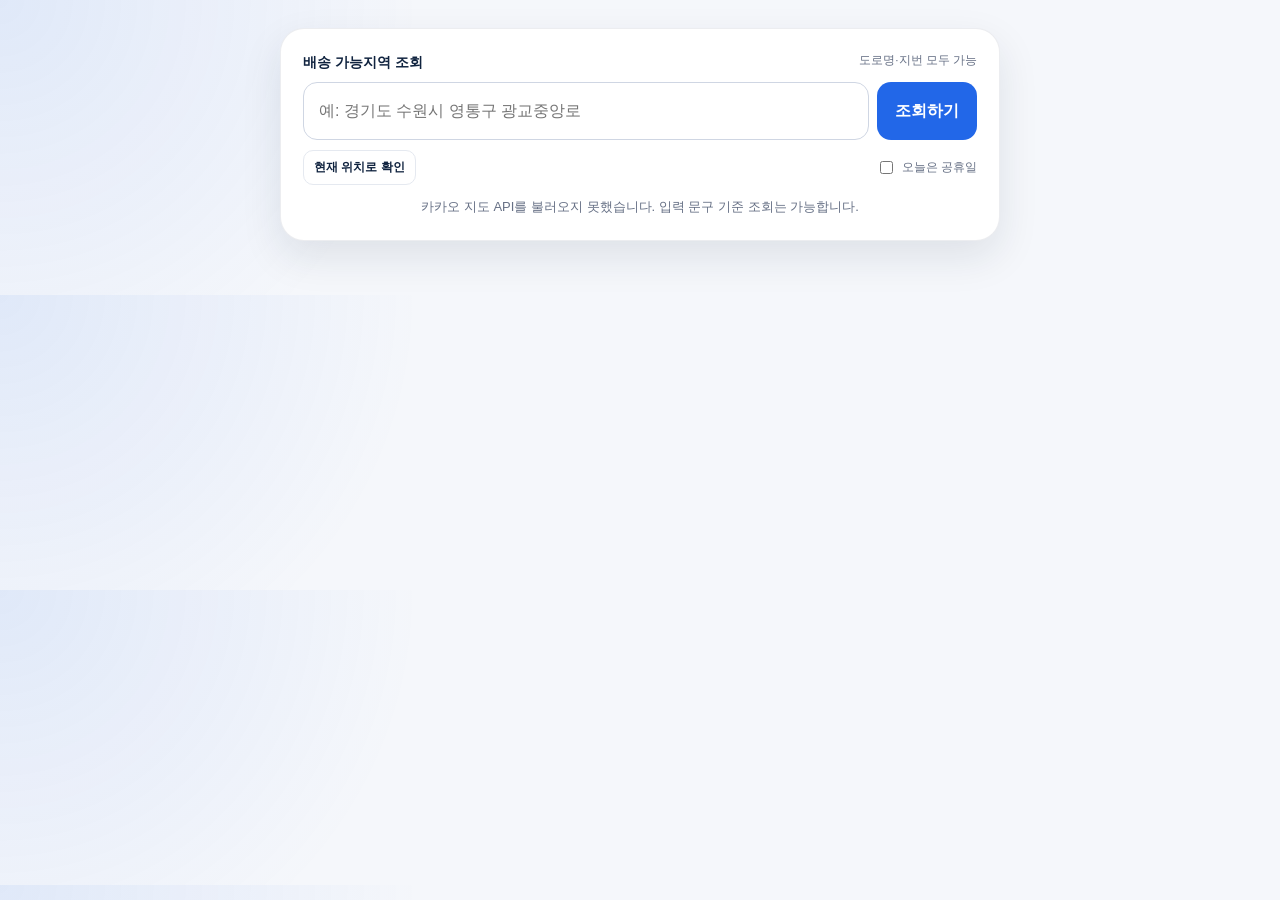
<file: tools/delivery/index.html>
<!DOCTYPE html>
<html lang="ko">
<head>
  <script>
    // Retire the GitHub Pages UI, including saved home-screen tool links.
    if (location.hostname === "prepaid1215.github.io") {
      document.documentElement.style.display = "none";
      location.replace("/bp-finder/moved.html");
    }
  </script>
  <meta charset="UTF-8">
  <meta name="viewport" content="width=device-width, initial-scale=1.0">
  <meta name="description" content="주소를 입력해 개통 USIM 당일 배송 가능지역과 접수 마감 여부를 확인하세요.">
  <title>당일유심 배송조회</title>
  <script>
    const pageParams = new URLSearchParams(window.location.search);
    if (pageParams.get('embed') === '1') {
      document.documentElement.classList.add('embed-mode');
    }
    const brandColor = pageParams.get('color');
    const subColor = pageParams.get('subcolor');
    if (brandColor && /^[0-9a-f]{6}$/i.test(brandColor)) {
      document.documentElement.style.setProperty('--blue', '#' + brandColor);
    }
    if (subColor && /^[0-9a-f]{6}$/i.test(subColor)) {
      document.documentElement.style.setProperty('--brand-sub', '#' + subColor);
    }
  </script>
  <script src="https://dapi.kakao.com/v2/maps/sdk.js?appkey=e27b685233912bfd3431eb5deab591b5&libraries=services&autoload=false"></script>
  <script src="https://t1.daumcdn.net/mapjsapi/bundle/postcode/prod/postcode.v2.js"></script>
  <style>
    :root {
      --navy: #10233f;
      --blue: #2267e8;
      --blue-soft: #edf4ff;
      --green: #16885e;
      --green-soft: #eaf8f2;
      --orange: #d96b13;
      --orange-soft: #fff4e8;
      --red: #c83b3b;
      --red-soft: #fff0f0;
      --ink: #172033;
      --sub: #667085;
      --line: #e5e9f0;
      --bg: #f5f7fb;
      --card: #ffffff;
      --shadow: 0 16px 40px rgba(16, 35, 63, 0.10);
    }

    * { box-sizing: border-box; }
    html { scroll-behavior: smooth; }
    body {
      margin: 0;
      color: var(--ink);
      background:
        radial-gradient(circle at top left, rgba(34,103,232,.10), transparent 32%),
        var(--bg);
      font-family: Pretendard, "Malgun Gothic", Arial, sans-serif;
      line-height: 1.6;
    }

    button, input { font: inherit; }
    button { cursor: pointer; }

    .page {
      width: min(720px, calc(100% - 28px));
      margin: 0 auto;
      padding: 28px 0 54px;
    }

    .search-card {
      position: relative;
      z-index: 3;
      padding: 22px;
      border: 1px solid rgba(16,35,63,.08);
      border-radius: 24px;
      background: var(--card);
      box-shadow: var(--shadow);
    }

    .label {
      display: flex;
      justify-content: space-between;
      gap: 10px;
      margin-bottom: 9px;
      color: var(--navy);
      font-size: 14px;
      font-weight: 800;
    }

    .label small {
      color: var(--sub);
      font-weight: 500;
    }

    .input-row {
      display: grid;
      grid-template-columns: 1fr auto;
      gap: 8px;
    }

    #addressInput {
      width: 100%;
      min-width: 0;
      padding: 15px 15px;
      border: 1px solid #cfd6e3;
      border-radius: 14px;
      outline: none;
      color: var(--ink);
      background: #fff;
      transition: .2s;
    }

    #addressInput:focus {
      border-color: var(--blue);
      box-shadow: 0 0 0 4px rgba(34,103,232,.11);
    }

    .search-btn {
      min-width: 94px;
      padding: 0 18px;
      border: 0;
      border-radius: 14px;
      color: #fff;
      font-weight: 800;
      background: var(--blue);
    }

    .search-btn:disabled { opacity: .55; cursor: wait; }

    .sub-actions {
      display: flex;
      justify-content: space-between;
      align-items: center;
      gap: 10px;
      margin-top: 10px;
      color: var(--sub);
      font-size: 12px;
    }

    .location-btn {
      padding: 7px 10px;
      border: 1px solid var(--line);
      border-radius: 10px;
      color: var(--navy);
      font-weight: 700;
      background: #fff;
    }

    .holiday-check {
      display: inline-flex;
      align-items: center;
      gap: 6px;
      user-select: none;
    }

    .candidate-list {
      display: none;
      margin-top: 10px;
      overflow: hidden;
      border: 1px solid var(--line);
      border-radius: 14px;
      background: #fff;
    }

    .candidate-list.open { display: block; }

    .candidate-item {
      width: 100%;
      padding: 13px 14px;
      border: 0;
      border-bottom: 1px solid var(--line);
      text-align: left;
      color: var(--ink);
      background: #fff;
    }

    .candidate-item:last-child { border-bottom: 0; }
    .candidate-item:hover { background: var(--blue-soft); }
    .candidate-item strong { display: block; font-size: 14px; }
    .candidate-item span { display: block; margin-top: 2px; color: var(--sub); font-size: 12px; }

    .status-line {
      display: none;
      margin-top: 12px;
      color: var(--sub);
      font-size: 13px;
      text-align: center;
    }
    .status-line.show { display: block; }

    .result-card {
      display: none;
      margin-top: 18px;
      padding: 22px;
      border: 1px solid var(--line);
      border-radius: 22px;
      background: var(--card);
      box-shadow: 0 10px 28px rgba(16,35,63,.07);
    }

    .result-card.show { display: block; animation: rise .25s ease-out; }
    @keyframes rise { from { opacity: 0; transform: translateY(6px); } to { opacity: 1; transform: translateY(0); } }

    .result-head {
      display: flex;
      align-items: flex-start;
      gap: 13px;
    }

    .result-icon {
      width: 42px;
      height: 42px;
      flex: 0 0 42px;
      display: grid;
      place-items: center;
      border-radius: 50%;
      color: #fff;
      font-size: 22px;
      font-weight: 900;
    }

    .available .result-icon { background: var(--green); }
    .verify .result-icon { background: var(--orange); }
    .unavailable .result-icon { background: var(--red); }

    .result-title {
      margin: 0;
      font-size: 21px;
      line-height: 1.35;
      letter-spacing: -.5px;
    }

    .result-address {
      margin-top: 4px;
      color: var(--sub);
      font-size: 13px;
      word-break: keep-all;
    }

    .result-summary {
      margin-top: 16px;
      padding: 15px;
      border-radius: 15px;
      font-size: 14px;
      font-weight: 700;
      word-break: keep-all;
    }

    .available .result-summary { color: #126445; background: var(--green-soft); }
    .verify .result-summary { color: #9a4a08; background: var(--orange-soft); }
    .unavailable .result-summary { color: #9e3030; background: var(--red-soft); }

    .detail-grid {
      display: grid;
      grid-template-columns: repeat(2, minmax(0, 1fr));
      gap: 10px;
      margin-top: 14px;
    }

    .detail-box {
      min-width: 0;
      padding: 13px;
      border: 1px solid var(--line);
      border-radius: 14px;
      background: #fafbfd;
    }

    .detail-box b {
      display: block;
      margin-bottom: 3px;
      color: var(--sub);
      font-size: 11px;
    }

    .detail-box span {
      display: block;
      color: var(--navy);
      font-size: 14px;
      font-weight: 800;
      word-break: keep-all;
    }

    .notice {
      margin-top: 14px;
      padding-top: 13px;
      border-top: 1px dashed #d5dbe5;
      color: var(--sub);
      font-size: 12px;
      word-break: keep-all;
    }

    .result-actions {
      display: grid;
      grid-template-columns: 1fr 1fr;
      gap: 8px;
      margin-top: 16px;
    }

    .action-btn {
      padding: 13px 10px;
      border-radius: 13px;
      font-weight: 800;
      text-decoration: none;
      text-align: center;
    }

    .action-primary { border: 0; color: #fff; background: var(--blue); }
    .action-secondary { border: 1px solid #cfd6e3; color: var(--navy); background: #fff; }

    .tracking-card {
      margin-top: 18px;
      padding: 20px;
      border: 1px solid #cfe3ff;
      border-radius: 22px;
      background: linear-gradient(135deg, #eef6ff 0%, #ffffff 78%);
      box-shadow: 0 10px 28px rgba(34,103,232,.08);
    }

    .tracking-wrap {
      display: flex;
      align-items: center;
      justify-content: space-between;
      gap: 16px;
    }

    .tracking-copy b {
      display: block;
      color: var(--navy);
      font-size: 17px;
    }

    .tracking-copy span {
      display: block;
      margin-top: 4px;
      color: var(--sub);
      font-size: 13px;
      word-break: keep-all;
    }

    .tracking-btn {
      flex: 0 0 auto;
      padding: 12px 15px;
      border-radius: 12px;
      color: #fff;
      background: var(--blue);
      font-size: 13px;
      font-weight: 900;
      text-decoration: none;
      white-space: nowrap;
    }

    .section {
      margin-top: 18px;
      padding: 22px;
      border: 1px solid var(--line);
      border-radius: 22px;
      background: var(--card);
    }

    .section h2 {
      margin: 0 0 14px;
      color: var(--navy);
      font-size: 19px;
      letter-spacing: -.4px;
    }

    .service-grid {
      display: grid;
      grid-template-columns: repeat(3, minmax(0,1fr));
      gap: 9px;
    }

    .service-item {
      padding: 14px 10px;
      border-radius: 14px;
      text-align: center;
      background: #f6f8fc;
    }

    .service-item b { display: block; color: var(--sub); font-size: 11px; }
    .service-item span { display: block; margin-top: 4px; color: var(--navy); font-size: 14px; font-weight: 900; }

    .timeline {
      display: grid;
      gap: 10px;
    }

    .timeline-row {
      display: grid;
      grid-template-columns: 110px 1fr;
      gap: 10px;
      align-items: start;
      padding: 12px 0;
      border-bottom: 1px solid var(--line);
    }

    .timeline-row:last-child { border-bottom: 0; }
    .timeline-row b { color: var(--navy); font-size: 13px; }
    .timeline-row span { color: var(--sub); font-size: 13px; }

    details.region-list {
      margin-top: 10px;
      border: 1px solid var(--line);
      border-radius: 14px;
      overflow: hidden;
    }

    details.region-list summary {
      padding: 14px;
      color: var(--navy);
      font-weight: 800;
      cursor: pointer;
      background: #fafbfd;
    }

    .region-body {
      padding: 4px 14px 14px;
      color: #4c566a;
      font-size: 13px;
    }

    .region-row {
      padding: 11px 0;
      border-bottom: 1px solid var(--line);
    }
    .region-row:last-child { border-bottom: 0; }
    .region-row b { display: block; color: var(--navy); }
    .region-row span { display: block; margin-top: 2px; }

    .footer-note {
      margin-top: 18px;
      padding: 0 6px;
      color: #7b8495;
      font-size: 11px;
      text-align: center;
      word-break: keep-all;
    }


    .detail-search-wrap {
      display: none;
      margin-top: 12px;
    }
    .detail-search-wrap.show { display: block; }

    .detail-search-btn {
      width: 100%;
      padding: 13px 14px;
      border: 0;
      border-radius: 13px;
      color: #fff;
      background: var(--blue);
      font-weight: 900;
    }

    .postcode-layer {
      display: none;
      margin-top: 12px;
      overflow: hidden;
      border: 1px solid var(--line);
      border-radius: 16px;
      background: #fff;
      min-height: 430px;
    }
    .postcode-layer.open { display: block; }

    .postcode-layer-head {
      display: flex;
      align-items: center;
      justify-content: space-between;
      gap: 10px;
      padding: 10px 12px;
      border-bottom: 1px solid var(--line);
      background: #fafbfd;
      color: var(--navy);
      font-size: 12px;
      font-weight: 800;
    }

    .postcode-close {
      border: 1px solid var(--line);
      border-radius: 9px;
      padding: 5px 9px;
      background: #fff;
      color: var(--navy);
      font-size: 12px;
      font-weight: 800;
    }

    #postcodeEmbed {
      width: 100%;
      min-height: 390px;
    }

    @media (max-width: 540px) {
      .page { width: min(100% - 18px, 720px); padding-top: 12px; }
      .search-card, .section, .result-card { border-radius: 19px; padding: 18px; }
      .input-row { grid-template-columns: 1fr; }
      .search-btn { min-height: 48px; }
      .sub-actions { align-items: flex-start; }
      .detail-grid, .result-actions { grid-template-columns: 1fr; }
      .service-grid { grid-template-columns: 1fr; }
      .timeline-row { grid-template-columns: 92px 1fr; }
      .tracking-wrap { align-items: stretch; flex-direction: column; }
      .tracking-btn { text-align: center; }
    }


    /* preplan.site 내부 페이지 삽입 모드 */
    html.embed-mode,
    html.embed-mode body {
      min-height: 0;
      background: #fff;
    }

    html.embed-mode .page {
      width: 100%;
      margin: 0;
      padding: 0;
    }

    html.embed-mode .tracking-card,
    html.embed-mode .section,
    html.embed-mode .footer-note {
      display: none;
    }

    html.embed-mode .search-card {
      padding: 20px;
      border: 0;
      border-radius: 0;
      box-shadow: none;
    }

    html.embed-mode .result-card {
      margin: 14px 20px 20px;
    }

    @media (max-width: 540px) {
      html.embed-mode .search-card {
        padding: 16px;
      }

      html.embed-mode .result-card {
        margin: 12px 16px 16px;
      }
    }

  
    /* 내부 사업자용 간소화 */
    .tracking-card,
    .section,
    .footer-note {
      display: none !important;
    }

  </style>
</head>
<body>
  <main class="page">
    <section class="search-card">
      <div class="label">
        <span>배송 가능지역 조회</span>
        <small>도로명·지번 모두 가능</small>
      </div>
      <div class="input-row">
        <input id="addressInput" type="text" autocomplete="street-address" placeholder="예: 경기도 수원시 영통구 광교중앙로" aria-label="배송받을 주소">
        <button id="searchBtn" class="search-btn" type="button">조회하기</button>
      </div>
      <div class="sub-actions">
        <button id="locationBtn" class="location-btn" type="button">현재 위치로 확인</button>
        <label class="holiday-check"><input id="holidayCheck" type="checkbox"> 오늘은 공휴일</label>
      </div>
      <div id="candidateList" class="candidate-list" aria-live="polite"></div>
      <div id="statusLine" class="status-line" aria-live="polite"></div>

      <div id="detailSearchWrap" class="detail-search-wrap">
        <button id="detailSearchBtn" class="detail-search-btn" type="button">상세주소 검색</button>
      </div>

      <div id="postcodeLayer" class="postcode-layer">
        <div class="postcode-layer-head">
          <span>정확한 도로명·지번 주소를 선택해 주세요.</span>
          <button id="postcodeClose" class="postcode-close" type="button">닫기</button>
        </div>
        <div id="postcodeEmbed"></div>
      </div>
    </section>

    <section id="resultCard" class="result-card" aria-live="polite">
      <div class="result-head">
        <div id="resultIcon" class="result-icon">✓</div>
        <div>
          <h2 id="resultTitle" class="result-title"></h2>
          <div id="resultAddress" class="result-address"></div>
        </div>
      </div>
      <div id="resultSummary" class="result-summary"></div>
      <div class="detail-grid">
        <div class="detail-box"><b>권역 판정</b><span id="matchedRule">-</span></div>
        <div class="detail-box"><b>예상 배송시간</b><span id="deliveryTime">-</span></div>
        <div class="detail-box"><b>오늘 접수 마감</b><span id="cutoffTime">-</span></div>
        <div class="detail-box"><b>배송비</b><span id="shippingFee">3,700원</span></div>
        <div class="detail-box"><b>USIM 비용</b><span id="usimFee">5,500원</span></div>
        <div class="detail-box"><b>우편번호</b><span id="zonecode">-</span></div>
      </div>
      <div id="resultNotice" class="notice"></div>
      <div class="result-actions">
        <a id="applyBtn" class="action-btn action-primary" href="/" target="_top" rel="noopener">개통 신청하기</a>
        <button id="copyBtn" class="action-btn action-secondary" type="button">조회결과 복사</button>
      </div>
    </section>


    <section class="tracking-card" aria-label="개통 유심 배송조회 안내">
      <div class="tracking-wrap">
        <div class="tracking-copy">
          <b>개통된 유심 배송 현황 확인</b>
          <span>개통 완료 후 두발히어로 카카오톡 안내를 통해 배송 현황을 확인할 수 있습니다.</span>
        </div>
        <a class="tracking-btn" href="https://check.doobalhero.kr/" target="_blank" rel="noopener">두발히어로 배송조회</a>
      </div>
    </section>

    <section class="section">
      <h2>서비스 이용 기준</h2>
      <div class="service-grid">
        <div class="service-item"><b>서비스 시작일</b><span>2026.06.17</span></div>
        <div class="service-item"><b>USIM 비용</b><span>5,500원</span></div>
        <div class="service-item"><b>배송비</b><span>3,700원</span></div>
      </div>
      <div class="timeline" style="margin-top:12px">
        <div class="timeline-row"><b>평일</b><span>오후 3시 이전 개통완료 시 당일 배송</span></div>
        <div class="timeline-row"><b>토요일</b><span>오전 11시 이전 개통완료 시 당일 배송</span></div>
        <div class="timeline-row"><b>일요일·공휴일</b><span>개통완료 건은 익영업일 배송</span></div>
        <div class="timeline-row"><b>배송 소요</b><span>집하 기준 수도권 최대 5시간, 이외 지역 최대 9시간</span></div>
        <div class="timeline-row"><b>권역 외 주소</b><span>당일 배송이 어려운 지역은 우체국 택배 발송</span></div>
        <div class="timeline-row"><b>미개통 결제</b><span>USIM 결제 후 미개통 시 30분 이내 자동 결제 취소</span></div>
      </div>
    </section>

    <section class="section">
      <h2>배송 가능지역 기준표</h2>
      <details class="region-list">
        <summary>전체 지역 목록 보기</summary>
        <div class="region-body" id="regionBody"></div>
      </details>
    </section>

    <p class="footer-note">공식 배송지역표를 기준으로 1차 안내하며, 공지상 가능지역도 우편번호에 따라 당일배송이 제한될 수 있습니다. 상세주소를 입력한 경우 실제 배송판정 API 결과를 우선 표시합니다.</p>
  </main>

<script>
  const CONFIG = {
    brand: pageParams.get('brand') || '당일유심',
    applyUrl: '/',
    trackingUrl: 'https://check.doobalhero.kr/',
    shippingFee: 3700,
    usimFee: 5500,
    weekdayCutoffHour: 15,
    saturdayCutoffHour: 11
  };

  const DATA = {
    fullProvinces: ['서울', '대전', '울산', '대구', '광주'],
    fullCities: {
      '경기': ['고양시', '성남시', '부천시', '안양시', '의정부시', '구리시'],
      '충북': ['청주시'],
      '경남': ['양산시', '김해시', '창원시'],
      '경북': ['구미시', '경주시', '경산시', '포항시'],
      '전북': ['전주시', '익산시', '완주군', '군산시'],
      '전남': ['나주시', '순천시', '광양시']
    },
    fullDistricts: {
      '인천': ['부평구', '남동구', '동구', '미추홀구', '연수구'],
      '경기 수원시': ['팔달구', '영통구'],
      '부산': ['금정구', '동래구', '연제구', '수영구', '남구', '해운대구', '부산진구', '북구', '사상구', '동구', '중구', '서구', '영도구', '사하구']
    },
    partial: [
      { province:'인천', city:'계양구', towns:['효성동','작전동','계산동','용종동','임학동','귤현동','동양동','박촌동','방축동','병방동','서운동'] },
      { province:'인천', city:'서구', towns:['가정동','가좌동','검암동','경서동','공촌동','금곡동','당하동','마전동','백석동','불로동','석남동','신현동','심곡동','연희동','오류동','왕길동','원당동','청라동'] },
      { province:'인천', city:'중구', towns:['경동','관동1가','내동','답동','도원동','북성동2가','북성동3가','사동','선린동','송월동1가','신생동','신흥동3가','인현동','전동','운서동','운남동','중산동'] },

      { province:'경기', city:'광명시', towns:['광명동','철산동','하안동','소하동','일직동'] },
      { province:'경기', city:'하남시', towns:['감이동','감일동','학암동','망월동','선동','덕풍동','풍산동','신장동','창우동'] },
      { province:'경기', city:'과천시', towns:['관문동','중앙동','갈현동','과천동','문원동','부림동','별양동','원문동'] },
      { province:'경기', city:'의왕시', towns:['청계동','포일동','학의동','내손동','오전동','고천동','왕곡동','삼동'] },
      { province:'경기', city:'군포시', towns:['산본동','금정동','당동','당정동','대야미동','부곡동','도마교동'] },
      { province:'경기', city:'파주시', towns:['금촌동','금릉동','다율동','당하동','동패동','목동동','문발동','야당동','와동동'] },
      { province:'경기', city:'시흥시', towns:['거모동','군자동','능곡동','대야동','배곧동','신천동','은행동','장곡동','장현동','정왕동','하상동','하중동','월곶동','목감동'] },
      { province:'경기', city:'김포시', towns:['감정동','걸포동','구래동','마산동','북변동','사우동','운양동','장기동','풍무동','고촌읍'] },
      { province:'경기', city:'오산시', towns:['가수동','갈곶동','궐동','금암동','내삼미동','누읍동','수청동','오산동','원동'] },
      { province:'경기', city:'남양주시', towns:['별내동','다산동','퇴계원리','청학리'] },
      { province:'경기', city:'양주시', towns:['옥정동'] },
      { province:'경기', city:'안산시 상록구', towns:['일동','본오동','사동','부곡동','월피동','성포동','이동','건건동'] },
      { province:'경기', city:'안산시 단원구', towns:['고잔동','선부동','신길동','와동','원곡동','초지동'] },
      { province:'경기', city:'수원시 장안구', towns:['이목동','파장동','연무동','영화동','조원동','송죽동','정자동','천천동','율전동'] },
      { province:'경기', city:'수원시 권선구', towns:['당수동','입북동','구운동','금곡동','호매실동','탑동','서둔동','세류동','권선동','평동','고색동','오목천동','곡반정동'] },
      { province:'경기', city:'용인시 기흥구', towns:['구갈동','농서동','동백동','마북동','보라동','보정동','상갈동','상하동','서천동','신갈동','언남동','영덕동','중동','청덕동'] },
      { province:'경기', city:'용인시 수지구', towns:['동천동','상현동','성복동','신봉동','죽전동','풍덕천동'] },
      { province:'경기', city:'용인시 처인구', towns:['고림동','김량장동','마평동','삼가동','역북동'] },
      { province:'경기', city:'화성시', towns:['능동','목동','반송동','반월동','병점동','산척동','석우동','송동','신동','영천동','오산동','장지동','청계동'], label:'동탄신도시·병점 일부' },

      { province:'세종', city:'세종시', towns:['고운동','나성동','다정동','대평동','도담동','반곡동','보람동','산울동','새롬동','소담동','아름동','어진동','조치원','집현동','한솔동','해밀동'] }
    ],
    verifyProvince: ['제주']
  };


  /*
   * 1차 지역명 판정 원칙
   * - CONFIRMED_FULL: 상세주소 없이 '전지역 배송 가능'으로 안내할 수 있는 확정 화이트리스트
   * - 그 외 지역: 기존 지역표에 있더라도 상세주소를 선택한 뒤 실제 배송판정 API(Y/N2)로 확정
   *
   * 공식 공지의 '전지역 가능' 및 광역시 전체 구 목록을 기준으로 1차 판정합니다.
   * 단, 공지에도 우편번호 기준 예외 가능성이 명시되어 있으므로 상세주소 입력 시 실제 API 결과(Y/N2)를 우선합니다.
   */
  const CONFIRMED_FULL = {
    // 공식 공지에서 전지역 가능으로 명시되었거나,
    // 광역시의 전체 구·군이 배송 가능 목록에 포함된 지역
    provinces: ['서울', '대전', '울산', '대구', '광주'],

    cities: {
      // 공지에 '전지역 가능'으로 명시
      '경기': ['고양시', '성남시', '부천시', '안양시', '의정부시', '구리시'],

      // 청주시 4개 구(서원·상당·흥덕·청원)가 모두 목록에 포함
      '충북': ['청주시']
    },

    districts: {
      // 공지에 '전지역 가능'으로 명시
      '인천': ['부평구', '남동구', '동구', '미추홀구', '연수구'],

      // 수원시는 영통구만 전지역 가능, 팔달·장안·권선은 지정 동
      '경기 수원시': ['영통구'],

      // 부산은 아래 14개 구가 가능지역으로 기재되어 있고,
      // 기장군·강서구는 일부지역으로 별도 취급
      '부산': [
        '금정구', '동래구', '연제구', '수영구', '남구', '해운대구',
        '부산진구', '북구', '사상구', '동구', '중구', '서구',
        '영도구', '사하구'
      ]
    }
  };

  const DETAIL_REQUIRED_EXTRA = [
    // 부산 공지에서 일부지역
    { province:'부산', names:['기장군','강서구'] },

    // 전남 공지에서 일부지역
    { province:'전남', names:['나주시','순천시','광양시','여수시'] },

    // 강원/제주 공지에서 일부지역
    { province:'강원', names:['원주시'] },
    { province:'제주', names:['제주'] },

    // 경기 공지에서 일부지역으로 별도 표기
    { province:'경기', names:['여주시','이천시'] }
  ];

  const REGION_DISPLAY = [
    ['전지역 가능', '서울 / 경기 고양·성남·부천·안양·의정부·구리 / 대전·대구·광주·울산 / 충북 청주'],
    ['구 단위 전체 가능', '인천 부평·남동·동·미추홀·연수 / 수원 영통 / 부산 금정·동래·연제·수영·남·해운대·부산진·북·사상·동·중·서·영도·사하'],
    ['일부지역·상세주소 확인', '인천 계양·서·중 / 수원 팔달·장안·권선 / 용인·안산 등 지정 동 / 부산 기장·강서 / 전남 나주·순천·광양·여수 / 원주·제주 등'],
    ['최종 기준', '공식 공지상 가능지역이어도 실제 접수는 우편번호 기준으로 제한될 수 있습니다. 상세주소를 입력하면 실제 배송판정 API로 Y/N2를 확인합니다.']
  ];

  const $ = (id) => document.getElementById(id);
  let geocoder = null;
  let places = null;
  let lastResultText = '';

  function normalize(text='') {
    return text
      .replace(/특별자치도|특별자치시|특별시|광역시/g, '')
      .replace(/경기도/g, '경기')
      .replace(/충청북도/g, '충북')
      .replace(/충청남도/g, '충남')
      .replace(/전북특별자치도|전라북도/g, '전북')
      .replace(/전라남도/g, '전남')
      .replace(/경상북도/g, '경북')
      .replace(/경상남도/g, '경남')
      .replace(/강원특별자치도|강원도/g, '강원')
      .replace(/제주특별자치도/g, '제주')
      .replace(/\s+/g, ' ')
      .trim();
  }

  function compact(text='') { return normalize(text).replace(/\s/g, ''); }

  function provinceOf(text='') {
    const t = normalize(text);
    const keys = ['서울','인천','경기','강원','충북','충남','세종','대전','전북','전남','광주','경북','경남','대구','부산','울산','제주'];
    const tokens = t.replace(/[(),]/g, ' ').split(/\s+/).filter(Boolean);
    return keys.find(k => tokens.includes(k)) || '';
  }

  function inferAreaFromText(text) {
    return {
      full: normalize(text),
      province: provinceOf(text),
      city: '',
      town: '',
      source: 'manual'
    };
  }

  function areaFromKakao(item) {
    const a = item.address || {};
    const r = item.road_address || {};
    const full = r.address_name || a.address_name || item.address_name || '';
    return {
      full: normalize(full),
      province: provinceOf(a.region_1depth_name || r.region_1depth_name || full),
      city: normalize([a.region_2depth_name || r.region_2depth_name, a.region_3depth_name || r.region_3depth_name].filter(Boolean).join(' ')),
      town: normalize([a.region_3depth_name, a.region_3depth_h_name].filter(Boolean).join(' ')),
      zonecode: String(r.zone_no || '').trim(),
      source: 'kakao'
    };
  }

  function hasAny(text, terms) {
    const c = compact(text);
    return terms.some(term => c.includes(compact(term)));
  }

  function adminTokenMatch(text='', term='') {
    const t = normalize(text);
    const target = normalize(term);

    if (!t || !target) return false;

    const tokens = t
      .replace(/[(),]/g, ' ')
      .split(/\s+/)
      .filter(Boolean);

    // 1) 정확한 행정구역 토큰 일치
    if (tokens.includes(target)) return true;

    // 2) 시·군·구 접미사를 생략한 검색 허용
    // 예: 해운대 -> 해운대구, 여수 -> 여수시, 기장 -> 기장군
    const genericBases = ['중','남','동','서','북'];
    const suffixMatch = target.match(/^(.+?)(시|군|구)$/);

    if (suffixMatch) {
      const base = suffixMatch[1];

      // "중구/남구/동구/서구/북구"는 전국에 중복되므로 단독 축약 검색으로 확정하지 않음
      if (!genericBases.includes(base) && tokens.includes(base)) {
        return true;
      }
    }

    // 3) "경기 수원시 장안구"처럼 복합 지역명
    const targetTokens = target.split(/\s+/).filter(Boolean);
    if (targetTokens.length > 1) {
      return targetTokens.every(x => {
        if (tokens.includes(x)) return true;

        const m = x.match(/^(.+?)(시|군|구)$/);
        if (!m) return false;

        const base = m[1];
        return !genericBases.includes(base) && tokens.includes(base);
      });
    }

    return false;
  }

  function adminAny(text='', terms=[]) {
    return terms.some(term => adminTokenMatch(text, term));
  }


  let pendingBroadQuery = '';

  function looksLikeDetailedAddress(query='') {
    const q = normalize(query);
    if (/\d/.test(q)) return true;
    if (/(대로|로|길|번길)\s+\S+/.test(q)) return true;
    return false;
  }


  function confirmedFullMatch(query='') {
    const q = normalize(query);
    const p = provinceOf(q);
    const ambiguousDistricts = ['중구','남구','동구','서구','북구'];

    // 구 단위를 가장 먼저 확인
    for (const [area, districts] of Object.entries(CONFIRMED_FULL.districts)) {
      const district = districts.find(d => adminTokenMatch(q, d));
      if (!district) continue;

      const areaProvince = normalize(area).split(/\s+/)[0];

      // 동구·중구처럼 중복되는 구명은 상위 시·도가 같이 있어야 확정
      if (ambiguousDistricts.includes(district) && !adminTokenMatch(q, areaProvince)) {
        continue;
      }

      if (p && !adminTokenMatch(area, p)) continue;

      return {
        matched: `${area} ${district}`,
        reason: '공식 당일배송 지역표의 전지역·전체 구 가능 범위에 포함됩니다.'
      };
    }

    // 시·군
    for (const [province, cities] of Object.entries(CONFIRMED_FULL.cities)) {
      const city = cities.find(c => adminTokenMatch(q, c));
      if (!city) continue;
      if (p && p !== province) continue;

      return {
        matched: `${city} 전지역`,
        reason: '공식 당일배송 지역표의 전지역·전체 구 가능 범위에 포함됩니다.'
      };
    }

    // 시·도
    const province = CONFIRMED_FULL.provinces.find(x => adminTokenMatch(q, x));
    if (province) {
      return {
        matched: `${province} 전지역`,
        reason: '공식 당일배송 지역표의 전지역·전체 구 가능 범위에 포함됩니다.'
      };
    }

    return null;
  }

  function knownDetailAreaMatch(query='') {
    const q = normalize(query);
    const p = provinceOf(q);
    const ambiguousDistricts = ['중구','남구','동구','서구','북구'];

    // 예외적으로 상세주소가 반드시 필요한 지역
    for (const group of DETAIL_REQUIRED_EXTRA) {
      const name = group.names.find(x => adminTokenMatch(q, x));
      if (name && (!p || p === group.province)) {
        return `${name} 일부지역`;
      }
    }

    // 기존 전지역 표기는 이제 '서비스 후보지역'으로만 사용
    for (const [province, cities] of Object.entries(DATA.fullCities)) {
      const city = cities.find(c => adminTokenMatch(q, c));
      if (city && (!p || p === province)) return `${city} 상세확인`;
    }

    for (const [area, districts] of Object.entries(DATA.fullDistricts)) {
      const district = districts.find(d => adminTokenMatch(q, d));
      if (!district) continue;

      const areaProvince = normalize(area).split(/\s+/)[0];
      if (ambiguousDistricts.includes(district) && !adminTokenMatch(q, areaProvince)) continue;
      if (p && !adminTokenMatch(area, p)) continue;

      return `${area} ${district} 상세확인`;
    }

    for (const rule of DATA.partial) {
      if (!adminTokenMatch(q, rule.city)) continue;
      if (p && p !== rule.province) continue;
      return `${rule.city} 일부지역`;
    }

    const province = DATA.fullProvinces.find(x => adminTokenMatch(q, x));
    if (province) return `${province} 상세확인`;

    if (DATA.verifyProvince.some(x => adminTokenMatch(q, x))) {
      return '상세주소 확인 필요';
    }

    return null;
  }


  function broadPartialRegionMatch(query='') {
    const q = normalize(query);
    if (!q) return null;

    // 광역 행정구역명 자체를 입력한 경우 장소검색으로 보내지 않는다.
    // 전체 권역이 모두 확정 가능하지 않은 지역은 '일부지역 가능'으로 안내한다.
    const mixedRegions = {
      '부산': '부산 일부지역',
      '인천': '인천 일부지역',
      '경기': '경기 일부지역',
      '충북': '충북 일부지역',
      '전남': '전남 일부지역',
      '강원': '강원 일부지역',
      '제주': '제주 일부지역',
      '세종': '세종 일부지역',
      '경남': '경남 일부지역',
      '경북': '경북 일부지역',
      '전북': '전북 일부지역'
    };

    const tokens = q.replace(/[(),]/g, ' ').split(/\s+/).filter(Boolean);

    for (const [region, label] of Object.entries(mixedRegions)) {
      // 정확한 행정구역명 단독 입력만 처리
      if (tokens.length === 1 && adminTokenMatch(q, region)) {
        return label;
      }
    }

    return null;
  }

  function isBroadServiceArea(query='') {
    const q = normalize(query);

    if (!q || looksLikeDetailedAddress(q)) return null;

    // 정말 확정된 전지역만 상세주소 없이 통과
    const confirmed = confirmedFullMatch(q);
    if (confirmed) {
      return {
        status: 'available',
        needsDetail: false,
        matched: confirmed.matched,
        reason: confirmed.reason
      };
    }

    // 부산·인천·경기처럼 광역 전체가 한 가지 판정이 아닌 지역
    // 행정구역명 자체 입력은 장소검색으로 보내지 않고 '일부지역 가능'으로 안내
    const broadPartial = broadPartialRegionMatch(q);
    if (broadPartial) {
      return {
        status: 'verify',
        needsDetail: true,
        matched: broadPartial,
        reason: '지역에 따라 당일배송 가능 범위가 다릅니다. 구·시·군을 더 입력하거나 상세주소를 검색해 주세요.'
      };
    }

    // 기존 지역표에 있는 지역은 모두 실제 주소 API로 최종 확인
    const known = knownDetailAreaMatch(q);
    if (known) {
      return {
        status: 'verify',
        needsDetail: true,
        matched: known,
        reason: '지역명만으로는 당일배송을 확정하지 않습니다. 상세주소를 검색해 실제 배송 가능 여부를 확인하세요.'
      };
    }

    // 행정구역명이 아닌 장소명(예: 부산역, 서울역, 병원/아파트명)은
    // 여기서 판정하지 않고 아래 카카오 주소/장소검색으로 넘긴다.
    return null;
  }

  function areaFromPostcode(data) {
    const full = data.roadAddress || data.jibunAddress || data.address || '';
    return {
      full: normalize(full),
      province: provinceOf(data.sido || full),
      city: normalize(data.sigungu || ''),
      town: normalize([data.bname1, data.bname2, data.bname].filter(Boolean).join(' ')),
      zonecode: String(data.zonecode || '').trim(),
      source: 'postcode'
    };
  }

  function openPostcodeEmbed(query='') {
    if (!(window.daum && daum.Postcode)) {
      setStatus('주소검색 서비스를 불러오지 못했습니다.');
      return false;
    }

    const layer = $('postcodeLayer');
    const embed = $('postcodeEmbed');
    embed.innerHTML = '';
    layer.classList.add('open');

    new daum.Postcode({
      oncomplete: function(data) {
        const area = areaFromPostcode(data);
        $('addressInput').value = area.full;
        layer.classList.remove('open');
        $('detailSearchWrap').classList.remove('show');
        verifyDeliveryLive(area);
      },
      onresize: function(size) {
        if (size && size.height) {
          embed.style.height = Math.max(390, Number(size.height)) + 'px';
        }
      },
      width: '100%',
      height: '100%',
      maxSuggestItems: 10
    }).embed(embed, {
      q: query,
      autoClose: false
    });

    setStatus('아래 주소검색에서 정확한 주소를 선택해 주세요.');
    return true;
  }

  function liveCoverageFromResult(data) {
    const code = String(data && data.RESULT || '').trim();
    const msg = String(data && data.RESULTMSG || '').trim();

    if (code === 'Y') {
      return {
        status: 'available',
        live: true,
        resultCode: code,
        rule: '실제 배송판정 · Y',
        reason: msg || '당일 배송이 가능한 지역입니다.'
      };
    }

    if (code === 'N2') {
      return {
        status: 'unavailable',
        live: true,
        resultCode: code,
        deliveryLabel: '유심 배송 2~3일',
        rule: '실제 배송판정 · N2',
        reason: msg || '해당 지역은 당일배송이 어렵고 유심 배송까지 2~3일 정도 소요될 수 있습니다.'
      };
    }

    if (code === 'N') {
      return {
        status: 'verify',
        live: true,
        resultCode: code,
        deliveryLabel: '확인 필요',
        rule: '실제 배송판정 · 오류',
        reason: msg || '배송판정 서버에서 오류 응답을 반환했습니다.'
      };
    }

    return {
      status: 'verify',
      live: true,
      resultCode: code || 'UNKNOWN',
      deliveryLabel: 'API 결과 확인 필요',
      rule: `실제 배송판정 · ${code || '미확인 코드'}`,
      reason: msg || '실제 배송판정 응답을 받았지만 아직 해당 코드 의미가 확인되지 않았습니다.'
    };
  }

  async function verifyDeliveryLive(area) {
    if (!area || !area.full || !area.zonecode) {
      const fallbackArea = area || inferAreaFromText($('addressInput').value);
      renderResult(fallbackArea, checkCoverage(fallbackArea));
      setStatus('우편번호를 가져오지 못해 지역표 기준으로 안내했습니다.');
      return;
    }

    setStatus('실제 배송 가능 여부를 확인하고 있습니다.');

    try {
      const res = await fetch(
        '/api/dhero',
        {
          method: 'POST',
          headers: {
            'Content-Type': 'application/json; charset=UTF-8',
            'Accept': 'application/json'
          },
          cache: 'no-store',
          credentials: 'same-origin',
          body: JSON.stringify({
            addr: area.full,
            zipcd: area.zonecode
          })
        }
      );

      const json = await res.json();

      if (!res.ok || !json || json.ok !== true || !json.data) {
        throw new Error(json && json.message ? json.message : `HTTP ${res.status}`);
      }

      renderResult(area, liveCoverageFromResult(json.data));
      setStatus('', false);
    } catch (e) {
      const fallback = checkCoverage(area);

      // 공식표상 전지역·전체 구 가능지역은 API 장애 때문에 '확인 필요'로 강등하지 않는다.
      if (fallback.status === 'available') {
        fallback.reason = `실시간 판정 연결은 실패했지만 ${fallback.reason}`;
        renderResult(area, fallback);
        setStatus('실시간 판정 연결에 실패해 공식 배송지역표 기준으로 안내합니다.');
        return;
      }

      fallback.status = 'verify';
      fallback.reason = `실시간 배송판정을 불러오지 못했습니다. ${fallback.reason}`;
      renderResult(area, fallback);
      setStatus('실시간 판정 연결에 실패했습니다. 신청 단계에서 최종 확인해 주세요.');
    }
  }

  function checkCoverage(area) {
    const text = normalize([area.full, area.city, area.town].join(' '));

    const confirmed = confirmedFullMatch(text);
    if (confirmed) {
      return {
        status: 'available',
        rule: confirmed.matched,
        reason: '공식 당일배송 지역표의 전지역·전체 구 가능 범위에 포함됩니다.'
      };
    }

    return {
      status: 'verify',
      rule: knownDetailAreaMatch(text) || '실제 주소 확인 필요',
      reason: '지역표만으로 가능·불가를 확정하지 않습니다. 상세주소의 실제 배송판정 결과를 확인하세요.'
    };
  }

  function scheduleInfo(province, coverageStatus) {
    const now = new Date();
    const day = now.getDay();
    const hour = now.getHours();
    const minute = now.getMinutes();
    const isHoliday = $('holidayCheck').checked;
    const isCapital = ['서울','인천','경기'].includes(province);
    const deliveryTime = isCapital ? '집하 후 최대 5시간' : '집하 후 최대 9시간';

    let cutoffLabel = '평일 15:00 / 토 11:00';
    let todayEligible = false;
    let timingMessage = '';

    if (isHoliday || day === 0) {
      timingMessage = '일요일·공휴일 개통완료 건은 익영업일 배송 대상입니다.';
    } else if (day === 6) {
      cutoffLabel = '오늘 11:00';
      todayEligible = hour < CONFIG.saturdayCutoffHour;
      timingMessage = todayEligible
        ? '오늘 오전 11시 이전에 개통이 완료되면 당일 배송 접수가 가능합니다.'
        : '토요일 오전 11시가 지나 익영업일 배송 대상입니다.';
    } else {
      cutoffLabel = '오늘 15:00';
      todayEligible = hour < CONFIG.weekdayCutoffHour;
      timingMessage = todayEligible
        ? '오늘 오후 3시 이전에 개통이 완료되면 당일 배송 접수가 가능합니다.'
        : '평일 오후 3시가 지나 익영업일 배송 대상입니다.';
    }

    if (coverageStatus !== 'available') todayEligible = false;
    return { todayEligible, timingMessage, cutoffLabel, deliveryTime, nowText: `${hour}:${String(minute).padStart(2,'0')}` };
  }

  function renderResult(area, coverage) {
    const schedule = scheduleInfo(area.province, coverage.status);
    const card = $('resultCard');
    card.className = `result-card show ${coverage.status}`;

    const titleMap = coverage.broad
      ? {
          available: '전지역 배송 가능',
          verify: '일부지역 가능',
          unavailable: '당일배송 가능지역이 아닙니다'
        }
      : {
          available: schedule.todayEligible ? '당일 배송 가능지역입니다' : '배송 가능지역입니다',
          verify: coverage.live ? '실제 배송판정 결과 확인 필요' : '주소 확인이 더 필요합니다',
          unavailable: coverage.live ? '당일 배송 불가' : '당일 배송 가능지역이 아닙니다'
        };
    const iconMap = { available:'✓', verify:'!', unavailable:'×' };

    $('resultIcon').textContent = iconMap[coverage.status];
    $('resultTitle').textContent = titleMap[coverage.status];
    $('resultAddress').textContent = area.full || '입력 주소';
    $('matchedRule').textContent = coverage.rule;
    $('deliveryTime').textContent = coverage.deliveryLabel
      ? coverage.deliveryLabel
      : (coverage.status === 'available' ? schedule.deliveryTime : (coverage.status === 'unavailable' ? '우체국 택배 발송' : '확인 후 안내'));
    $('cutoffTime').textContent = schedule.cutoffLabel;
    $('shippingFee').textContent = `${CONFIG.shippingFee.toLocaleString()}원`;
    const usimFee = `${CONFIG.usimFee.toLocaleString()}원`;
    $('usimFee').textContent = usimFee;
    if ($('zonecode')) $('zonecode').textContent = area.zonecode || (coverage.broad ? (coverage.status === 'available' ? '상세주소 불필요' : '상세주소 검색 전') : '-');

    let summary = coverage.reason;
    if (coverage.status === 'available') summary += ` ${schedule.timingMessage}`;
    if (coverage.status === 'unavailable') summary += ' 개통 후 우체국 택배 발송으로 진행할 수 있습니다.';
    $('resultSummary').textContent = summary;

    if (coverage.live) {
      $('resultNotice').textContent =
        `실제 배송판정 API 응답 코드: ${coverage.resultCode || '-'}. 신청 단계 결과를 최종 기준으로 사용하세요.`;
    } else if (coverage.broad) {
      $('resultNotice').textContent = coverage.status === 'available'
        ? '공식 배송지역표 기준 전지역·전체 구 가능지역입니다. 상세주소 입력은 필수가 아니지만, 실제 접수는 우편번호 기준 예외가 있을 수 있습니다.'
        : '지역명 기준 1차 안내입니다. 상세주소를 선택하면 실제 배송판정 API로 최종 확인합니다.';
    } else {
      $('resultNotice').textContent = coverage.status === 'available'
        ? '표시 결과는 제공된 지역표 기준입니다. 실제 접수는 우편번호와 기사 배정 상황에 따라 제한될 수 있습니다.'
        : '최종 배송 방식은 신청 주소의 우편번호와 접수 시점에 따라 확정됩니다.';
    }

    lastResultText = [
      '[당일유심 배송조회]',
      `주소: ${area.full || '-'}`,
      `결과: ${titleMap[coverage.status]}`,
      `권역: ${coverage.rule}`,
      `접수 마감: ${schedule.cutoffLabel}`,
      `배송 안내: ${$('deliveryTime').textContent}`,
      `USIM 비용: ${usimFee}`,
      `배송비: ${CONFIG.shippingFee.toLocaleString()}원`,
      '배송조회: 개통 완료 후 두발히어로 카카오톡 안내 또는 https://check.doobalhero.kr/ 에서 확인',
      '주의: 우편번호와 기사 배정 상황에 따라 일부 주소는 제한될 수 있습니다.'
    ].join('\n');

    card.scrollIntoView({ behavior:'smooth', block:'nearest' });
  }

  function setStatus(text, show=true) {
    $('statusLine').textContent = text;
    $('statusLine').classList.toggle('show', show);
  }

  function clearCandidates() {
    $('candidateList').innerHTML = '';
    $('candidateList').classList.remove('open');
  }

  function addCandidate(label, sub, onClick) {
    const btn = document.createElement('button');
    btn.type = 'button';
    btn.className = 'candidate-item';
    const strong = document.createElement('strong');
    strong.textContent = label;
    const span = document.createElement('span');
    span.textContent = sub || '';
    btn.append(strong, span);
    btn.addEventListener('click', onClick);
    $('candidateList').appendChild(btn);
  }

  function handleKakaoResults(results) {
    clearCandidates();
    if (results.length === 1) {
      const area = areaFromKakao(results[0]);
      $('addressInput').value = area.full;
      renderResult(area, checkCoverage(area));
      setStatus('', false);
      return;
    }

    results.slice(0, 8).forEach(item => {
      const area = areaFromKakao(item);
      addCandidate(area.full, '주소를 선택해 배송 가능 여부를 확인합니다.', () => {
        $('addressInput').value = area.full;
        clearCandidates();
        setStatus('', false);
        renderResult(area, checkCoverage(area));
      });
    });
    $('candidateList').classList.add('open');
    setStatus('검색된 주소 중 하나를 선택해 주세요.');
  }

  function searchAddress() {
    const query = $('addressInput').value.trim();

    if (!query) {
      setStatus('배송받을 주소를 입력해 주세요.');
      $('addressInput').focus();
      return;
    }

    clearCandidates();

    const broad = isBroadServiceArea(query);
    if (broad) {
      pendingBroadQuery = query;

      const area = {
        full: normalize(query),
        province: provinceOf(query),
        city: normalize(query),
        town: '',
        zonecode: '',
        source: 'broad'
      };

      const coverage = {
        status: broad.status,
        broad: true,
        rule: broad.matched,
        deliveryLabel: broad.needsDetail ? '상세주소 확인 후 안내' : '지역 기준 당일배송 가능',
        reason: broad.reason
      };

      renderResult(area, coverage);

      if (broad.needsDetail) {
        $('detailSearchWrap').classList.add('show');
        setStatus('일부지역입니다. 상세주소 검색을 눌러 정확한 주소를 선택해 주세요.');
      } else {
        $('detailSearchWrap').classList.remove('show');
        setStatus('', false);
      }
      return;
    }

    $('detailSearchWrap').classList.remove('show');

    // 상세주소라도 공식표상 전지역·전체 구 가능이면 우편번호/API 없이 바로 안내
    if (looksLikeDetailedAddress(query)) {
      const confirmed = confirmedFullMatch(query);

      if (confirmed) {
        const area = inferAreaFromText(query);
        area.source = 'manual-detail';

        renderResult(area, {
          status: 'available',
          broad: true,
          rule: confirmed.matched,
          deliveryLabel: '지역 기준 당일배송 가능',
          reason: confirmed.reason
        });

        setStatus('', false);
        return;
      }

      // 일부지역·상세확인 대상만 우편번호를 확보해 실제 배송 API로 판정
      if (!openPostcodeEmbed(query)) {
        const area = inferAreaFromText(query);
        renderResult(area, checkCoverage(area));
      }
      return;
    }

    // 부산역·서울역·아파트·병원 등 장소명은 카카오 장소검색을 먼저 사용
    if (searchPlaceKeyword(query)) {
      return;
    }

    // 장소 API를 사용할 수 없는 경우 일반 주소검색으로 폴백
    if (!openPostcodeEmbed(query)) {
      const area = inferAreaFromText(query);
      renderResult(area, checkCoverage(area));
    }
  }


  function searchPlaceKeyword(query='') {
    if (!places || !(window.kakao && kakao.maps && kakao.maps.services)) {
      return false;
    }

    setStatus('장소명을 검색하고 있습니다.');

    places.keywordSearch(query, (placeResults, placeStatus) => {
      if (placeStatus === kakao.maps.services.Status.OK && placeResults.length) {
        clearCandidates();

        let added = 0;

        placeResults.slice(0, 8).forEach(place => {
          const address = place.road_address_name || place.address_name || '';
          if (!address) return;

          added++;

          addCandidate(
            place.place_name || query,
            address,
            () => {
              $('addressInput').value = address;
              clearCandidates();
              $('detailSearchWrap').classList.remove('show');

              const area = inferAreaFromText(address);
              area.source = 'place';

              // 1) 공식 지역표상 전지역·전체 구 가능이면 여기서 종료
              const confirmed = confirmedFullMatch(address);
              if (confirmed) {
                renderResult(area, {
                  status: 'available',
                  broad: true,
                  rule: confirmed.matched,
                  deliveryLabel: '지역 기준 당일배송 가능',
                  reason: confirmed.reason
                });
                setStatus('', false);
                return;
              }

              // 2) 일부지역/상세확인 지역이면 우편번호 확보 후 실제 API 판정
              const detailRule = knownDetailAreaMatch(address);
              if (detailRule) {
                setStatus('일부지역입니다. 정확한 주소를 선택해 실제 배송 가능 여부를 확인합니다.');
                openPostcodeEmbed(address);
                return;
              }

              // 3) 지역표에서 확정되지 않는 주소도 실제 API 확인을 위해 우편번호 확보
              setStatus('정확한 배송 가능 여부를 확인하고 있습니다.');
              openPostcodeEmbed(address);
            }
          );
        });

        if (added > 0) {
          $('candidateList').classList.add('open');
          setStatus('검색된 장소 중 정확한 곳을 선택해 주세요.');
          return;
        }
      }

      // 장소 검색 결과가 없으면 일반 주소검색으로 넘긴다.
      openPostcodeEmbed(query);
    });

    return true;
  }

  function searchDetailAddress() {
    openPostcodeEmbed(pendingBroadQuery || $('addressInput').value.trim());
  }

  function useCurrentLocation() {
    if (!navigator.geolocation) {
      setStatus('현재 위치 기능을 지원하지 않는 브라우저입니다.');
      return;
    }
    if (!geocoder) {
      setStatus('카카오 지도 API가 준비되지 않아 현재 위치 주소를 확인할 수 없습니다.');
      return;
    }

    setStatus('현재 위치를 확인하고 있습니다.');
    navigator.geolocation.getCurrentPosition(
      pos => {
        geocoder.coord2Address(pos.coords.longitude, pos.coords.latitude, (results, status) => {
          if (status === kakao.maps.services.Status.OK && results.length) {
            const item = results[0];
            const area = areaFromKakao(item);
            $('addressInput').value = area.full;
            if (area.zonecode) {
              verifyDeliveryLive(area);
            } else {
              renderResult(area, checkCoverage(area));
              setStatus('현재 위치의 우편번호를 가져오지 못해 상세주소 확인이 필요합니다.');
            }
          } else {
            setStatus('현재 위치의 주소를 확인하지 못했습니다.');
          }
        });
      },
      () => setStatus('위치 권한이 허용되지 않았거나 현재 위치를 확인하지 못했습니다.'),
      { enableHighAccuracy:false, timeout:8000, maximumAge:300000 }
    );
  }

  async function copyResult() {
    if (!lastResultText) return;
    try {
      await navigator.clipboard.writeText(lastResultText);
      const old = $('copyBtn').textContent;
      $('copyBtn').textContent = '복사 완료';
      setTimeout(() => $('copyBtn').textContent = old, 1400);
    } catch (e) {
      alert(lastResultText);
    }
  }

  function appendRegionRow(name, desc) {
    const row = document.createElement('div');
    row.className = 'region-row';
    const b = document.createElement('b');
    b.textContent = name;
    const span = document.createElement('span');
    span.textContent = desc;
    row.append(b, span);
    $('regionBody').appendChild(row);
  }

  function renderRegionList() {
    appendRegionRow('전지역 가능 시·도', DATA.fullProvinces.join(' / '));

    Object.entries(DATA.fullCities).forEach(([province, cities]) => {
      appendRegionRow(`${province} 전지역 가능 시·군`, cities.join(' / '));
    });

    Object.entries(DATA.fullDistricts).forEach(([area, districts]) => {
      appendRegionRow(`${area} 가능 구`, districts.join(' / '));
    });

    DATA.partial.forEach(rule => {
      appendRegionRow(`${rule.province} ${rule.city}${rule.label ? ` (${rule.label})` : ''}`, rule.towns.join(' / '));
    });

    appendRegionRow('제주', '일부지역 — 우편번호 기준 최종 확인 필요');
  }

  function init() {
    if ($('brandName')) $('brandName').textContent = CONFIG.brand;
    if ($('applyBtn')) $('applyBtn').href = CONFIG.applyUrl;
    if ($('shippingFee')) $('shippingFee').textContent = `${CONFIG.shippingFee.toLocaleString()}원`;
    if ($('regionBody')) renderRegionList();

    $('searchBtn').addEventListener('click', searchAddress);
    $('locationBtn').addEventListener('click', useCurrentLocation);
    $('copyBtn').addEventListener('click', copyResult);
    $('detailSearchBtn').addEventListener('click', searchDetailAddress);
    $('postcodeClose').addEventListener('click', () => {
      $('postcodeLayer').classList.remove('open');
      setStatus('', false);
    });
    $('holidayCheck').addEventListener('change', () => {
      if ($('resultCard').classList.contains('show')) searchAddress();
    });
    $('addressInput').addEventListener('keydown', e => {
      if (e.key === 'Enter') searchAddress();
    });

    if (window.kakao && kakao.maps) {
      kakao.maps.load(() => {
        geocoder = new kakao.maps.services.Geocoder();
        places = new kakao.maps.services.Places();
      });
    } else {
      setStatus('카카오 지도 API를 불러오지 못했습니다. 입력 문구 기준 조회는 가능합니다.');
    }
  }

  document.addEventListener('DOMContentLoaded', init);
</script>
</body>
</html>
</file>
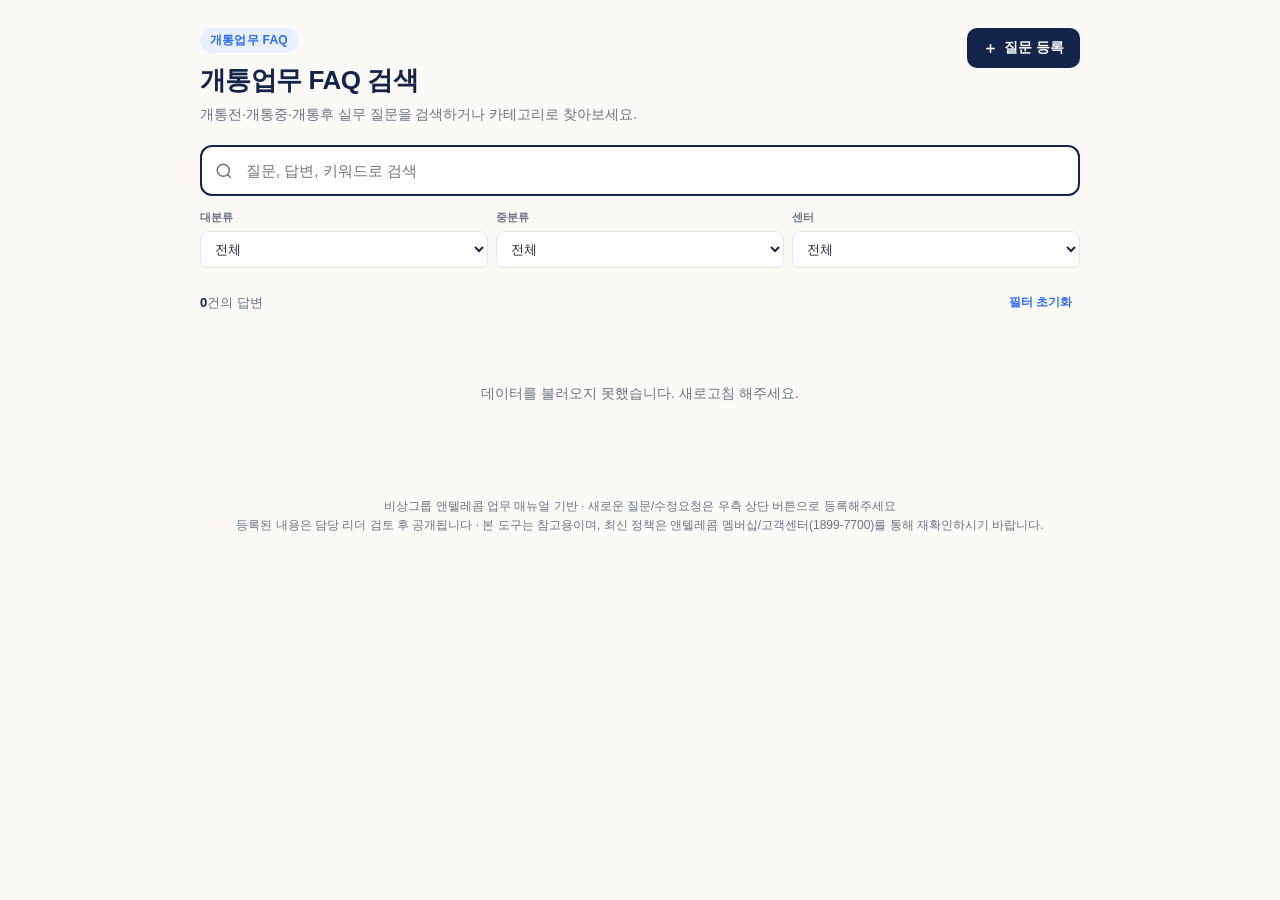
<file: tools/faq/index.html>
<!DOCTYPE html>
<html lang="ko">
<head>
  <script>
    // Retire the GitHub Pages UI, including saved home-screen tool links.
    if (location.hostname === "prepaid1215.github.io") {
      document.documentElement.style.display = "none";
      location.replace("/bp-finder/moved.html");
    }
  </script>
<meta charset="UTF-8">
<meta name="viewport" content="width=device-width, initial-scale=1.0">
<meta name="robots" content="noindex,nofollow,noarchive,nosnippet,noimageindex">
<meta name="googlebot" content="noindex,nofollow,noarchive,nosnippet,noimageindex">
<title>앤텔레콤 개통 실무 FAQ</title>
<style>
    html, body { overscroll-behavior-y: contain; }
  :root{
    --navy:#12244a;
    --navy-2:#1c3568;
    --blue:#2f6bff;
    --blue-light:#e8f0ff;
    --cream:#fbfaf7;
    --line:#e6e6e0;
    --ink:#1f2430;
    --sub:#6b7280;
    --amber:#f2a900;
    --green:#1a9c5c;
    --green-light:#e6f7ee;
  }
  *{box-sizing:border-box;}
  body{
    margin:0;
    background:var(--cream);
    color:var(--ink);
    font-family:"Pretendard","Apple SD Gothic Neo","Malgun Gothic",sans-serif;
    -webkit-font-smoothing:antialiased;
  }
  .wrap{max-width:920px;margin:0 auto;padding:28px 20px 80px;}

  header{margin-bottom:22px;}
  .top-row{display:flex;justify-content:space-between;align-items:flex-start;gap:12px;}
  .badge{
    display:inline-block;
    font-size:12px;
    font-weight:700;
    color:var(--blue);
    background:var(--blue-light);
    padding:4px 10px;
    border-radius:999px;
    letter-spacing:.02em;
    margin-bottom:10px;
  }
  h1{
    font-size:26px;
    font-weight:800;
    color:var(--navy);
    margin:0 0 6px;
    letter-spacing:-0.02em;
  }
  .desc{color:var(--sub);font-size:14px;line-height:1.5;margin:0;}

  .add-btn{
    flex-shrink:0;
    background:var(--navy);
    color:#fff;
    border:none;
    border-radius:10px;
    padding:11px 16px;
    font-size:13.5px;
    font-weight:700;
    cursor:pointer;
    display:flex;
    align-items:center;
    gap:6px;
    white-space:nowrap;
  }
  .add-btn:hover{background:var(--navy-2);}

  .searchbox{
    margin-top:20px;
    position:relative;
  }
  .searchbox input{
    width:100%;
    padding:15px 16px 15px 44px;
    font-size:15px;
    border:2px solid var(--navy);
    border-radius:12px;
    background:#fff;
    outline:none;
    font-family:inherit;
  }
  .searchbox input:focus{border-color:var(--blue);box-shadow:0 0 0 3px var(--blue-light);}
  .searchbox svg{
    position:absolute;left:15px;top:50%;transform:translateY(-50%);
    color:var(--sub);
  }

  .filters{
    display:flex;
    gap:8px;
    flex-wrap:wrap;
    margin-top:14px;
  }
  .filter-group{display:flex;flex-direction:column;gap:6px;flex:1;min-width:130px;}
  .filter-group label{font-size:11px;font-weight:700;color:var(--sub);}
  .filter-group select{
    padding:9px 10px;
    border-radius:8px;
    border:1px solid var(--line);
    background:#fff;
    font-size:13px;
    font-family:inherit;
    color:var(--ink);
  }

  .meta-row{
    display:flex;
    justify-content:space-between;
    align-items:center;
    margin-top:18px;
    margin-bottom:10px;
  }
  .count{font-size:13px;color:var(--sub);}
  .count b{color:var(--navy);}
  .reset-btn{
    font-size:12px;
    color:var(--blue);
    background:none;
    border:none;
    cursor:pointer;
    font-weight:600;
    padding:4px 8px;
  }
  .reset-btn:hover{text-decoration:underline;}

  .list{display:flex;flex-direction:column;gap:10px;}
  .card{
    background:#fff;
    border:1px solid var(--line);
    border-radius:12px;
    overflow:hidden;
    transition:border-color .15s;
  }
  .card:hover{border-color:var(--blue);}
  .card-head{
    padding:14px 16px;
    cursor:pointer;
    display:flex;
    justify-content:space-between;
    align-items:flex-start;
    gap:12px;
  }
  .tags{display:flex;gap:5px;flex-wrap:wrap;margin-bottom:6px;}
  .tag{
    font-size:10.5px;
    font-weight:700;
    padding:2px 8px;
    border-radius:999px;
  }
  .tag.center{background:#f0f0f0;color:#555;}
  .tag.cat{background:var(--blue-light);color:var(--blue);}
  .tag.sub{background:#fff4de;color:#9a6b00;}
  .q{font-size:14.5px;font-weight:700;color:var(--navy);line-height:1.45;margin:0;}
  .chev{
    flex-shrink:0;
    color:var(--sub);
    transition:transform .15s;
    margin-top:2px;
  }
  .card.open .chev{transform:rotate(180deg);}
  .card-body{
    max-height:0;
    overflow:hidden;
    transition:max-height .2s ease;
  }
  .card.open .card-body{max-height:800px;}
  .a{
    padding:0 16px 16px;
    font-size:13.5px;
    line-height:1.7;
    color:#333;
    white-space:pre-line;
    border-top:1px solid var(--line);
    margin-top:2px;
    padding-top:12px;
  }
  .a-actions{
    padding:0 16px 14px;
  }
  .edit-link{
    font-size:12px;
    color:var(--blue);
    background:none;
    border:none;
    cursor:pointer;
    font-weight:600;
    padding:0;
  }
  .edit-link:hover{text-decoration:underline;}

  .empty{
    text-align:center;
    padding:60px 20px;
    color:var(--sub);
  }
  .empty svg{margin-bottom:12px;opacity:.4;}
  .loading{
    text-align:center;
    padding:60px 20px;
    color:var(--sub);
    font-size:14px;
  }

  footer{
    margin-top:34px;
    text-align:center;
    font-size:12px;
    color:var(--sub);
    line-height:1.6;
  }

  /* 모달 */
  .modal-overlay{
    display:none;
    position:fixed;
    inset:0;
    background:rgba(18,36,74,0.45);
    z-index:100;
    align-items:flex-start;
    justify-content:center;
    padding:24px 16px;
    overflow-y:auto;
  }
  .modal-overlay.open{display:flex;}
  .modal{
    background:#fff;
    border-radius:16px;
    max-width:520px;
    width:100%;
    padding:24px;
    margin-top:20px;
  }
  .modal h2{
    font-size:18px;
    font-weight:800;
    color:var(--navy);
    margin:0 0 4px;
  }
  .modal .modal-desc{
    font-size:13px;
    color:var(--sub);
    margin:0 0 18px;
    line-height:1.5;
  }
  .type-toggle{
    display:flex;
    gap:8px;
    margin-bottom:18px;
  }
  .type-toggle button{
    flex:1;
    padding:10px;
    border-radius:10px;
    border:2px solid var(--line);
    background:#fff;
    font-size:13px;
    font-weight:700;
    color:var(--sub);
    cursor:pointer;
    font-family:inherit;
  }
  .type-toggle button.active{
    border-color:var(--navy);
    color:var(--navy);
    background:var(--blue-light);
  }
  .field{margin-bottom:14px;}
  .field label{
    display:block;
    font-size:12.5px;
    font-weight:700;
    color:var(--navy);
    margin-bottom:6px;
  }
  .field input[type=text],
  .field select,
  .field textarea{
    width:100%;
    padding:10px 12px;
    border-radius:8px;
    border:1px solid var(--line);
    font-size:13.5px;
    font-family:inherit;
    color:var(--ink);
    outline:none;
  }
  .field input[type=text]:focus,
  .field select:focus,
  .field textarea:focus{border-color:var(--blue);box-shadow:0 0 0 3px var(--blue-light);}
  .field textarea{resize:vertical;min-height:70px;line-height:1.5;}
  .field-row{display:flex;gap:8px;}
  .field-row .field{flex:1;}
  .original-picker{
    max-height:160px;
    overflow-y:auto;
    border:1px solid var(--line);
    border-radius:8px;
    margin-top:6px;
  }
  .original-picker .op-item{
    padding:8px 10px;
    font-size:12.5px;
    border-bottom:1px solid var(--line);
    cursor:pointer;
  }
  .original-picker .op-item:last-child{border-bottom:none;}
  .original-picker .op-item:hover{background:var(--blue-light);}
  .original-picker .op-item.picked{background:var(--green-light);}
  .picked-label{
    font-size:12px;
    color:var(--green);
    font-weight:700;
    margin-top:6px;
  }
  .modal-actions{
    display:flex;
    gap:8px;
    margin-top:20px;
  }
  .btn{
    flex:1;
    padding:12px;
    border-radius:10px;
    font-size:14px;
    font-weight:700;
    cursor:pointer;
    border:none;
    font-family:inherit;
  }
  .btn-cancel{background:#f0f0f0;color:var(--sub);}
  .btn-submit{background:var(--navy);color:#fff;}
  .btn-submit:disabled{opacity:.5;cursor:default;}
  .modal-close{
    position:absolute;
    top:16px;right:16px;
    background:none;border:none;cursor:pointer;color:var(--sub);
  }
  .modal{position:relative;}

  .success-view{text-align:center;padding:30px 10px;}
  .success-view svg{color:var(--green);margin-bottom:12px;}
  .success-view h3{font-size:16px;color:var(--navy);margin:0 0 8px;}
  .success-view p{font-size:13px;color:var(--sub);line-height:1.6;margin:0 0 18px;}

  @media (max-width:520px){
    .wrap{padding:20px 14px 128px;}
    .top-row{flex-direction:column;align-items:stretch;}
    .add-btn{width:100%;justify-content:center;}
    .filters{display:grid;grid-template-columns:repeat(3,minmax(0,1fr));gap:6px;}
    .filter-group{min-width:0;}
    .filter-group select{width:100%;padding:9px 6px;font-size:12px;}
    .modal-overlay{padding:12px;align-items:flex-start;}
    .modal{margin-top:8px;padding:22px 16px 28px;max-height:calc(100dvh - 24px);}
    .field-row{flex-direction:column;gap:0;}
  }
</style>
</head>
<body>
<div class="wrap">
  <header>
    <div class="top-row">
      <div>
        <span class="badge">개통업무 FAQ</span>
        <h1>개통업무 FAQ 검색</h1>
        <p class="desc">개통전·개통중·개통후 실무 질문을 검색하거나 카테고리로 찾아보세요.</p>
      </div>
      <button class="add-btn" id="openAddBtn">
        <svg width="15" height="15" viewBox="0 0 24 24" fill="none" stroke="currentColor" stroke-width="2.5"><line x1="12" y1="5" x2="12" y2="19"/><line x1="5" y1="12" x2="19" y2="12"/></svg>
        질문 등록
      </button>
    </div>

    <div class="searchbox">
      <svg width="18" height="18" viewBox="0 0 24 24" fill="none" stroke="currentColor" stroke-width="2"><circle cx="11" cy="11" r="8"/><line x1="21" y1="21" x2="16.65" y2="16.65"/></svg>
      <input type="text" id="searchInput" placeholder="질문, 답변, 키워드로 검색">
    </div>

    <div class="filters">
      <div class="filter-group">
        <label>대분류</label>
        <select id="catFilter"><option value="">전체</option></select>
      </div>
      <div class="filter-group">
        <label>중분류</label>
        <select id="subFilter"><option value="">전체</option></select>
      </div>
      <div class="filter-group">
        <label>센터</label>
        <select id="centerFilter"><option value="">전체</option></select>
      </div>
    </div>
  </header>

  <div class="meta-row">
    <div class="count"><b id="resultCount">0</b>건의 답변</div>
    <button class="reset-btn" id="resetBtn">필터 초기화</button>
  </div>

  <div id="loadingState" class="loading">데이터 불러오는 중...</div>
  <div class="list" id="list"></div>
  <div class="empty" id="emptyState" style="display:none;">
    <svg width="40" height="40" viewBox="0 0 24 24" fill="none" stroke="currentColor" stroke-width="1.5"><circle cx="11" cy="11" r="8"/><line x1="21" y1="21" x2="16.65" y2="16.65"/></svg>
    <div>검색 결과가 없습니다. 다른 키워드로 시도하거나<br>새 질문을 등록해보세요.</div>
  </div>

  <footer>
    비상그룹 앤텔레콤 업무 매뉴얼 기반 · 새로운 질문/수정요청은 우측 상단 버튼으로 등록해주세요<br>
    등록된 내용은 담당 리더 검토 후 공개됩니다 · 본 도구는 참고용이며, 최신 정책은 앤텔레콤 멤버십/고객센터(1899-7700)를 통해 재확인하시기 바랍니다.
  </footer>
</div>

<!-- 등록 모달 -->
<div class="modal-overlay" id="modalOverlay">
  <div class="modal">
    <button class="modal-close" id="modalCloseBtn">
      <svg width="20" height="20" viewBox="0 0 24 24" fill="none" stroke="currentColor" stroke-width="2"><line x1="18" y1="6" x2="6" y2="18"/><line x1="6" y1="6" x2="18" y2="18"/></svg>
    </button>

    <div id="formView">
      <h2>질문 등록 / 수정요청</h2>
      <p class="modal-desc">등록하신 내용은 검토 후 공개됩니다. 실무에 바로 필요한 답이 있다면 담당 센터에 먼저 문의해주세요.</p>

      <div class="type-toggle">
        <button type="button" class="type-btn active" data-type="신규">신규 질문 등록</button>
        <button type="button" class="type-btn" data-type="수정요청">기존 답변 수정요청</button>
      </div>

      <div id="originalPickerWrap" style="display:none;">
        <div class="field">
          <label>수정할 기존 질문 선택</label>
          <input type="text" id="originalSearch" placeholder="질문 키워드로 검색해서 선택">
          <div class="original-picker" id="originalPicker"></div>
          <div class="picked-label" id="pickedLabel" style="display:none;"></div>
        </div>
      </div>

      <div class="field-row">
        <div class="field">
          <label>작성 센터</label>
          <select id="fCenter">
            <option value="">선택</option>
            <option>남양주</option><option>마포</option><option>부산</option>
            <option>부천</option><option>제주</option><option>대구/포항</option>
            <option>기타</option>
          </select>
        </div>
        <div class="field">
          <label>제출자 이름</label>
          <input type="text" id="fSubmitter" placeholder="예: 홍길동">
        </div>
      </div>

      <div class="field-row">
        <div class="field">
          <label>대분류</label>
          <input type="text" id="fCat" placeholder="예: 개통전">
        </div>
        <div class="field">
          <label>중분류</label>
          <input type="text" id="fSub" placeholder="예: 유심구매">
        </div>
      </div>

      <div class="field">
        <label>소분류 (선택)</label>
        <input type="text" id="fDetail" placeholder="세부 상황이 있다면 입력">
      </div>

      <div class="field">
        <label>질문</label>
        <textarea id="fQ" placeholder="질문 내용을 입력하세요"></textarea>
      </div>

      <div class="field">
        <label>답변</label>
        <textarea id="fA" placeholder="답변 내용을 입력하세요" style="min-height:110px;"></textarea>
      </div>

      <div class="modal-actions">
        <button class="btn btn-cancel" id="cancelBtn">취소</button>
        <button class="btn btn-submit" id="submitBtn">제출하기</button>
      </div>
    </div>

    <div id="successView" class="success-view" style="display:none;">
      <svg width="44" height="44" viewBox="0 0 24 24" fill="none" stroke="currentColor" stroke-width="2"><circle cx="12" cy="12" r="10"/><polyline points="8 12 11 15 16 9"/></svg>
      <h3>제출 완료</h3>
      <p>담당 리더 검토 후 승인되면 검색 결과에 노출됩니다.<br>검토까지 시간이 걸릴 수 있어요.</p>
      <button class="btn btn-submit" id="closeSuccessBtn" style="flex:none;padding:10px 24px;">닫기</button>
    </div>
  </div>
</div>

<script>
// ---- 설정 ----
const APPS_SCRIPT_URL = 'https://script.google.com/macros/s/AKfycbyp6fRUrBLcpSoLUEETxMiEsj-5gFBioMFKVslqeySMs4M1fpqSlGy4EcI0n6UbOufhYg/exec';

let DATA = [];

// ---- DOM ----
const listEl = document.getElementById('list');
const emptyEl = document.getElementById('emptyState');
const loadingEl = document.getElementById('loadingState');
const countEl = document.getElementById('resultCount');
const searchInput = document.getElementById('searchInput');
const catFilter = document.getElementById('catFilter');
const subFilter = document.getElementById('subFilter');
const centerFilter = document.getElementById('centerFilter');
const resetBtn = document.getElementById('resetBtn');

function uniq(arr){ return [...new Set(arr)].filter(Boolean).sort(); }

function fillSelect(sel, values){
  const cur = sel.value;
  sel.innerHTML = '<option value="">전체</option>';
  values.forEach(v=>{
    const opt = document.createElement('option');
    opt.value = v; opt.textContent = v;
    sel.appendChild(opt);
  });
  if(values.includes(cur)) sel.value = cur;
}

function updateFilterOptions(){
  fillSelect(catFilter, uniq(DATA.map(d=>d.cat)));
  const cat = catFilter.value;
  const pool = cat ? DATA.filter(d=>d.cat===cat) : DATA;
  fillSelect(subFilter, uniq(pool.map(d=>d.sub)));
  fillSelect(centerFilter, uniq(DATA.map(d=>d.center)));
}

function render(){
  const q = searchInput.value.trim().toLowerCase();
  const cat = catFilter.value;
  const sub = subFilter.value;
  const center = centerFilter.value;

  const filtered = DATA.filter(d=>{
    if(cat && d.cat!==cat) return false;
    if(sub && d.sub!==sub) return false;
    if(center && d.center!==center) return false;
    if(q){
      const hay = (d.q+' '+d.a+' '+(d.detail||'')+' '+d.cat+' '+d.sub).toLowerCase();
      if(!hay.includes(q)) return false;
    }
    return true;
  });

  countEl.textContent = filtered.length;
  listEl.innerHTML = '';

  if(filtered.length===0){
    emptyEl.style.display='block';
    return;
  }
  emptyEl.style.display='none';

  filtered.forEach((d)=>{
    const card = document.createElement('div');
    card.className='card';
    card.innerHTML = `
      <div class="card-head">
        <div style="flex:1;">
          <div class="tags">
            <span class="tag center">${escapeHtml(d.center)}</span>
            <span class="tag cat">${escapeHtml(d.cat)}</span>
            ${d.sub?`<span class="tag sub">${escapeHtml(d.sub)}${d.detail?' · '+escapeHtml(d.detail):''}</span>`:''}
          </div>
          <p class="q">${escapeHtml(d.q)}</p>
        </div>
        <svg class="chev" width="18" height="18" viewBox="0 0 24 24" fill="none" stroke="currentColor" stroke-width="2"><polyline points="6 9 12 15 18 9"/></svg>
      </div>
      <div class="card-body">
        <div class="a">${escapeHtml(d.a)}</div>
        <div class="a-actions">
          <button class="edit-link" data-editid="${d.id}">이 답변 수정요청하기</button>
        </div>
      </div>
    `;
    card.querySelector('.card-head').addEventListener('click', ()=>{
      card.classList.toggle('open');
    });
    card.querySelector('.edit-link').addEventListener('click', (ev)=>{
      ev.stopPropagation();
      openModal('수정요청', d);
    });
    listEl.appendChild(card);
  });
}

function escapeHtml(str){
  if(str===undefined||str===null) return '';
  return String(str)
    .replace(/&/g,'&amp;').replace(/</g,'&lt;').replace(/>/g,'&gt;');
}

searchInput.addEventListener('input', render);
catFilter.addEventListener('change', ()=>{ updateFilterOptions(); render(); });
subFilter.addEventListener('change', render);
centerFilter.addEventListener('change', render);
resetBtn.addEventListener('click', ()=>{
  searchInput.value='';
  catFilter.value='';
  centerFilter.value='';
  updateFilterOptions();
  subFilter.value='';
  render();
});

// ---- 데이터 로드 ----
function loadData(){
  loadingEl.style.display='block';
  fetch(APPS_SCRIPT_URL)
    .then(res=>res.json())
    .then(data=>{
      DATA = data;
      if(modalOverlay?.classList.contains('open')) restoreOriginalReference();
      loadingEl.style.display='none';
      updateFilterOptions();
      render();
    })
    .catch(err=>{
      loadingEl.textContent = '데이터를 불러오지 못했습니다. 새로고침 해주세요.';
      console.error(err);
    });
}
loadData();

// ---- 등록/수정요청 모달 ----
const modalOverlay = document.getElementById('modalOverlay');
const openAddBtn = document.getElementById('openAddBtn');
const modalCloseBtn = document.getElementById('modalCloseBtn');
const cancelBtn = document.getElementById('cancelBtn');
const formView = document.getElementById('formView');
const successView = document.getElementById('successView');
const closeSuccessBtn = document.getElementById('closeSuccessBtn');
const typeBtns = document.querySelectorAll('.type-btn');
const originalPickerWrap = document.getElementById('originalPickerWrap');
const originalPicker = document.getElementById('originalPicker');
const originalSearch = document.getElementById('originalSearch');
const pickedLabel = document.getElementById('pickedLabel');
const submitBtn = document.getElementById('submitBtn');

const fCenter = document.getElementById('fCenter');
const fSubmitter = document.getElementById('fSubmitter');
const fCat = document.getElementById('fCat');
const fSub = document.getElementById('fSub');
const fDetail = document.getElementById('fDetail');
const fQ = document.getElementById('fQ');
const fA = document.getElementById('fA');

let currentType = '신규';
let pickedOriginal = null;
const FAQ_DRAFT_KEY = 'bp-finder:faq-draft-v1';
const FAQ_DRAFT_MAX_AGE = 30 * 60 * 1000;
const FAQ_FORM_FIELDS = [fCenter,fSubmitter,fCat,fSub,fDetail,fQ,fA];
let restoringFaqDraft = false;

function readFaqDraft(){
  try {
    const saved = JSON.parse(sessionStorage.getItem(FAQ_DRAFT_KEY) || 'null');
    if(!saved) return null;
    if(!saved.savedAt || Date.now()-saved.savedAt>FAQ_DRAFT_MAX_AGE){
      sessionStorage.removeItem(FAQ_DRAFT_KEY);
      return null;
    }
    return saved;
  } catch(error){ return null; }
}
function saveFaqDraft(active){
  if(restoringFaqDraft) return;
  const fields = Object.fromEntries(FAQ_FORM_FIELDS.map(el=>[el.id,el.value]));
  const hasInput = Object.values(fields).some(value=>value.trim()) || Boolean(pickedOriginal);
  try {
    if(!hasInput){
      sessionStorage.removeItem(FAQ_DRAFT_KEY);
      return;
    }
    sessionStorage.setItem(FAQ_DRAFT_KEY,JSON.stringify({
      savedAt:Date.now(),active:Boolean(active),type:currentType,
      originalId:pickedOriginal?.id??null,fields
    }));
  } catch(error){console.warn('FAQ 임시저장 실패:',error)}
}
function clearFaqDraft(){
  try{sessionStorage.removeItem(FAQ_DRAFT_KEY)}catch(error){}
}
function restoreOriginalReference(){
  const saved = readFaqDraft();
  if(!saved?.originalId || currentType!=='수정요청') return;
  const original = DATA.find(item=>String(item.id)===String(saved.originalId));
  if(!original) return;
  pickedOriginal=original;
  pickedLabel.style.display='block';
  pickedLabel.textContent='선택됨: '+original.q;
}
function restoreFaqDraft(expectedType){
  const saved = readFaqDraft();
  if(!saved || saved.type!==expectedType) return false;
  restoringFaqDraft=true;
  setType(saved.type);
  FAQ_FORM_FIELDS.forEach(el=>{el.value=saved.fields?.[el.id]??''});
  restoreOriginalReference();
  restoringFaqDraft=false;
  return true;
}

function resetForm(){
  fCenter.value=''; fSubmitter.value=''; fCat.value=''; fSub.value='';
  fDetail.value=''; fQ.value=''; fA.value='';
  pickedOriginal = null;
  pickedLabel.style.display='none';
  originalSearch.value='';
  originalPicker.innerHTML='';
  formView.style.display='block';
  successView.style.display='none';
  submitBtn.disabled=false;
  submitBtn.textContent='제출하기';
}

function setType(type){
  currentType = type;
  typeBtns.forEach(b=>b.classList.toggle('active', b.dataset.type===type));
  originalPickerWrap.style.display = type==='수정요청' ? 'block' : 'none';
}

function openModal(type, prefillOriginal){
  resetForm();
  const requestedType=type || '신규';
  setType(requestedType);
  if(prefillOriginal) pickOriginal(prefillOriginal);
  else restoreFaqDraft(requestedType);
  modalOverlay.classList.add('open');
  saveFaqDraft(true);
  window.parent.postMessage({type:'bp-finder:modal', open:true}, '*');
}

function closeModal(){
  if(successView.style.display==='block') clearFaqDraft();
  else saveFaqDraft(false);
  modalOverlay.classList.remove('open');
  window.parent.postMessage({type:'bp-finder:modal', open:false}, '*');
}

openAddBtn.addEventListener('click', ()=> openModal('신규'));
modalCloseBtn.addEventListener('click', closeModal);
cancelBtn.addEventListener('click', closeModal);
closeSuccessBtn.addEventListener('click', closeModal);
modalOverlay.addEventListener('click', (e)=>{ if(e.target===modalOverlay) closeModal(); });

typeBtns.forEach(btn=>{
  btn.addEventListener('click', ()=>{
    setType(btn.dataset.type);
    saveFaqDraft(true);
  });
});
FAQ_FORM_FIELDS.forEach(el=>{
  el.addEventListener('input',()=>saveFaqDraft(true));
  el.addEventListener('change',()=>saveFaqDraft(true));
});

function pickOriginal(d){
  pickedOriginal = d;
  pickedLabel.style.display='block';
  pickedLabel.textContent = '선택됨: ' + d.q;
  fCenter.value = d.center || '';
  fCat.value = d.cat || '';
  fSub.value = d.sub || '';
  fDetail.value = d.detail || '';
  fQ.value = d.q || '';
  fA.value = d.a || '';
  saveFaqDraft(true);
}

function renderOriginalPicker(){
  const q = originalSearch.value.trim().toLowerCase();
  const pool = q ? DATA.filter(d => (d.q+' '+d.a).toLowerCase().includes(q)) : DATA.slice(0,30);
  originalPicker.innerHTML='';
  pool.slice(0,30).forEach(d=>{
    const item = document.createElement('div');
    item.className = 'op-item' + (pickedOriginal && pickedOriginal.id===d.id ? ' picked' : '');
    item.textContent = `[${d.center}] ${d.q}`;
    item.addEventListener('click', ()=>{
      pickOriginal(d);
      renderOriginalPicker();
    });
    originalPicker.appendChild(item);
  });
}
originalSearch.addEventListener('input', renderOriginalPicker);
originalPickerWrap.addEventListener('click', (e)=>{
  if(e.target===originalSearch && originalPicker.innerHTML==='') renderOriginalPicker();
});
document.getElementById('originalSearch').addEventListener('focus', renderOriginalPicker);

submitBtn.addEventListener('click', ()=>{
  if(!fQ.value.trim() || !fA.value.trim()){
    alert('질문과 답변은 필수 입력입니다.');
    return;
  }
  if(currentType==='수정요청' && !pickedOriginal){
    alert('수정할 기존 항목을 선택해주세요.');
    return;
  }
  submitBtn.disabled = true;
  submitBtn.textContent = '제출 중...';

  const payload = {
    type: currentType,
    center: fCenter.value,
    cat: fCat.value,
    sub: fSub.value,
    detail: fDetail.value,
    q: fQ.value.trim(),
    a: fA.value.trim(),
    submitter: fSubmitter.value.trim(),
    originalId: pickedOriginal ? pickedOriginal.id : ''
  };

  fetch(APPS_SCRIPT_URL, {
    method: 'POST',
    mode: 'no-cors',
    headers: {'Content-Type':'text/plain'},
    body: JSON.stringify(payload)
  }).then(()=>{
    clearFaqDraft();
    formView.style.display='none';
    successView.style.display='block';
  }).catch(err=>{
    console.error(err);
    submitBtn.disabled=false;
    submitBtn.textContent='제출하기';
    alert('제출 중 오류가 발생했습니다. 다시 시도해주세요.');
  });
});

// Resume an interrupted question without requiring users to re-enter it.
const pendingFaqDraft=readFaqDraft();
if(pendingFaqDraft?.active) openModal(pendingFaqDraft.type);
</script>
</body>
</html>
</file>
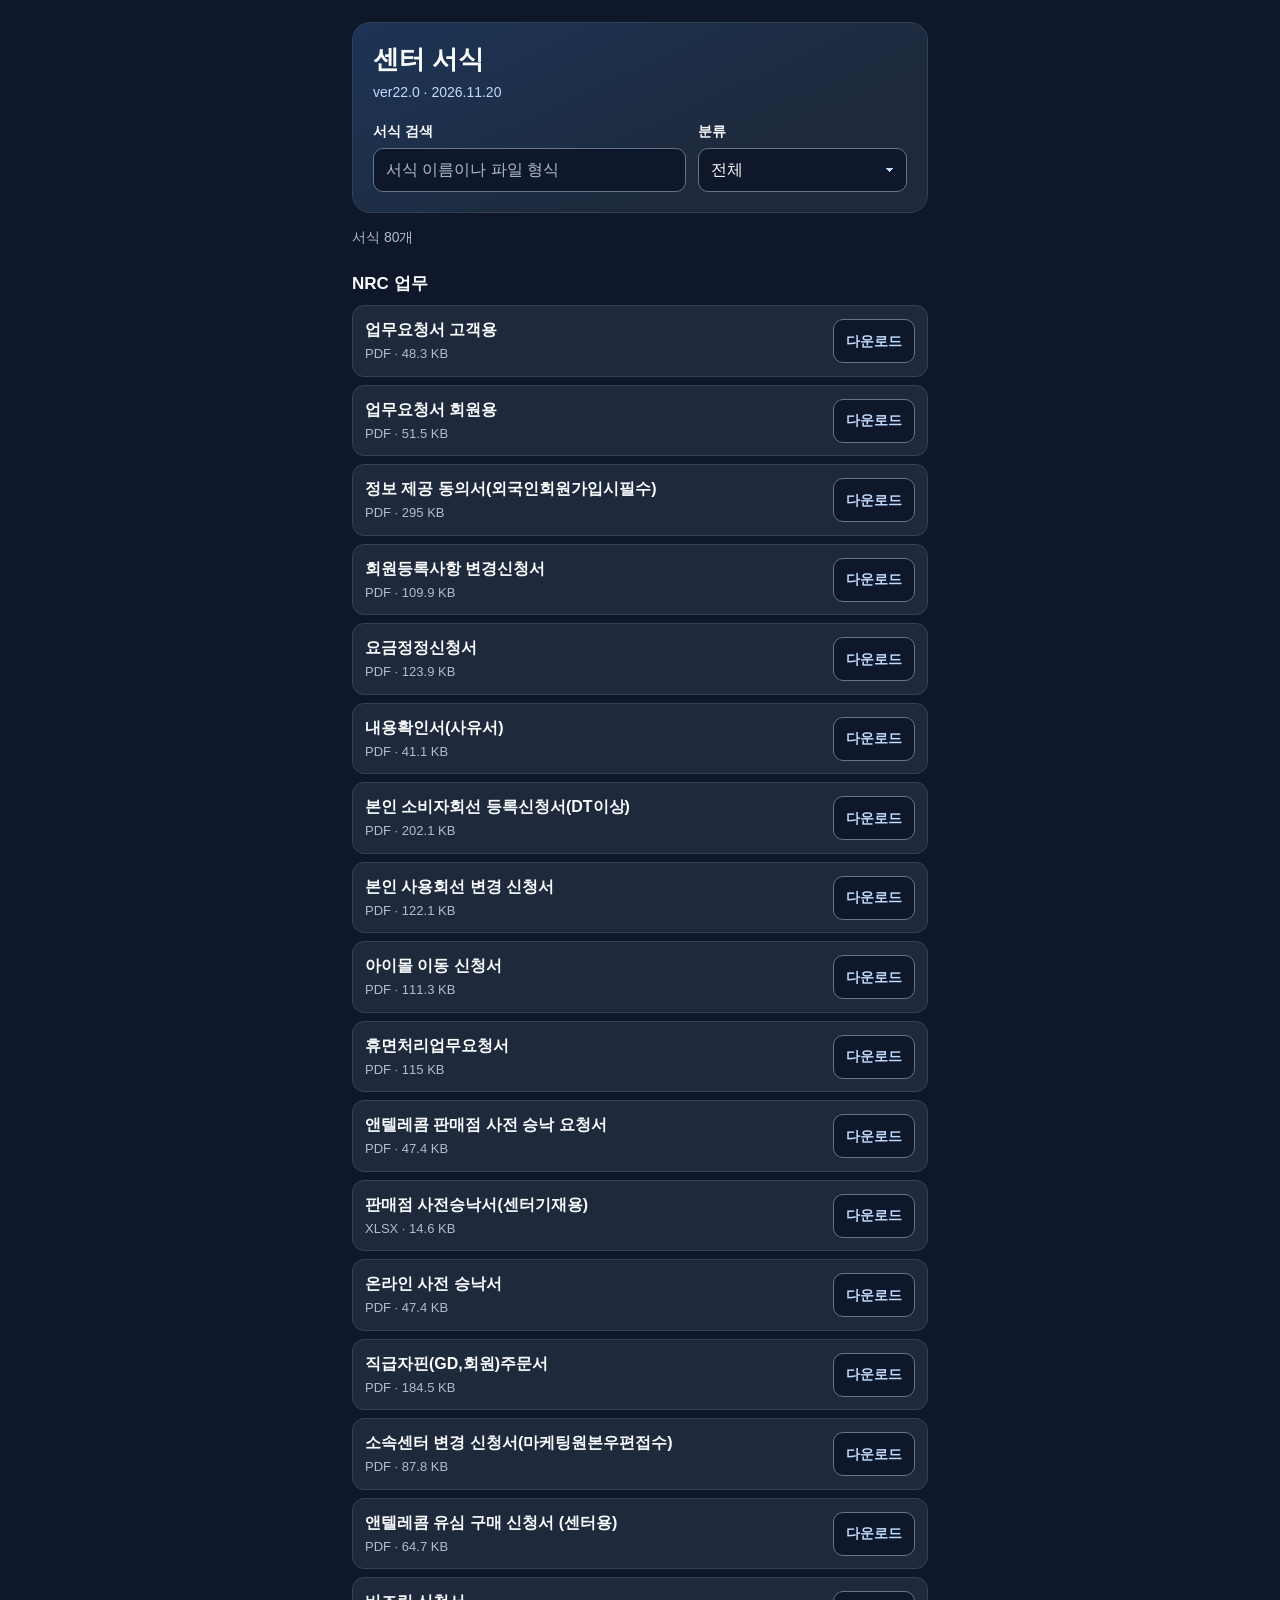
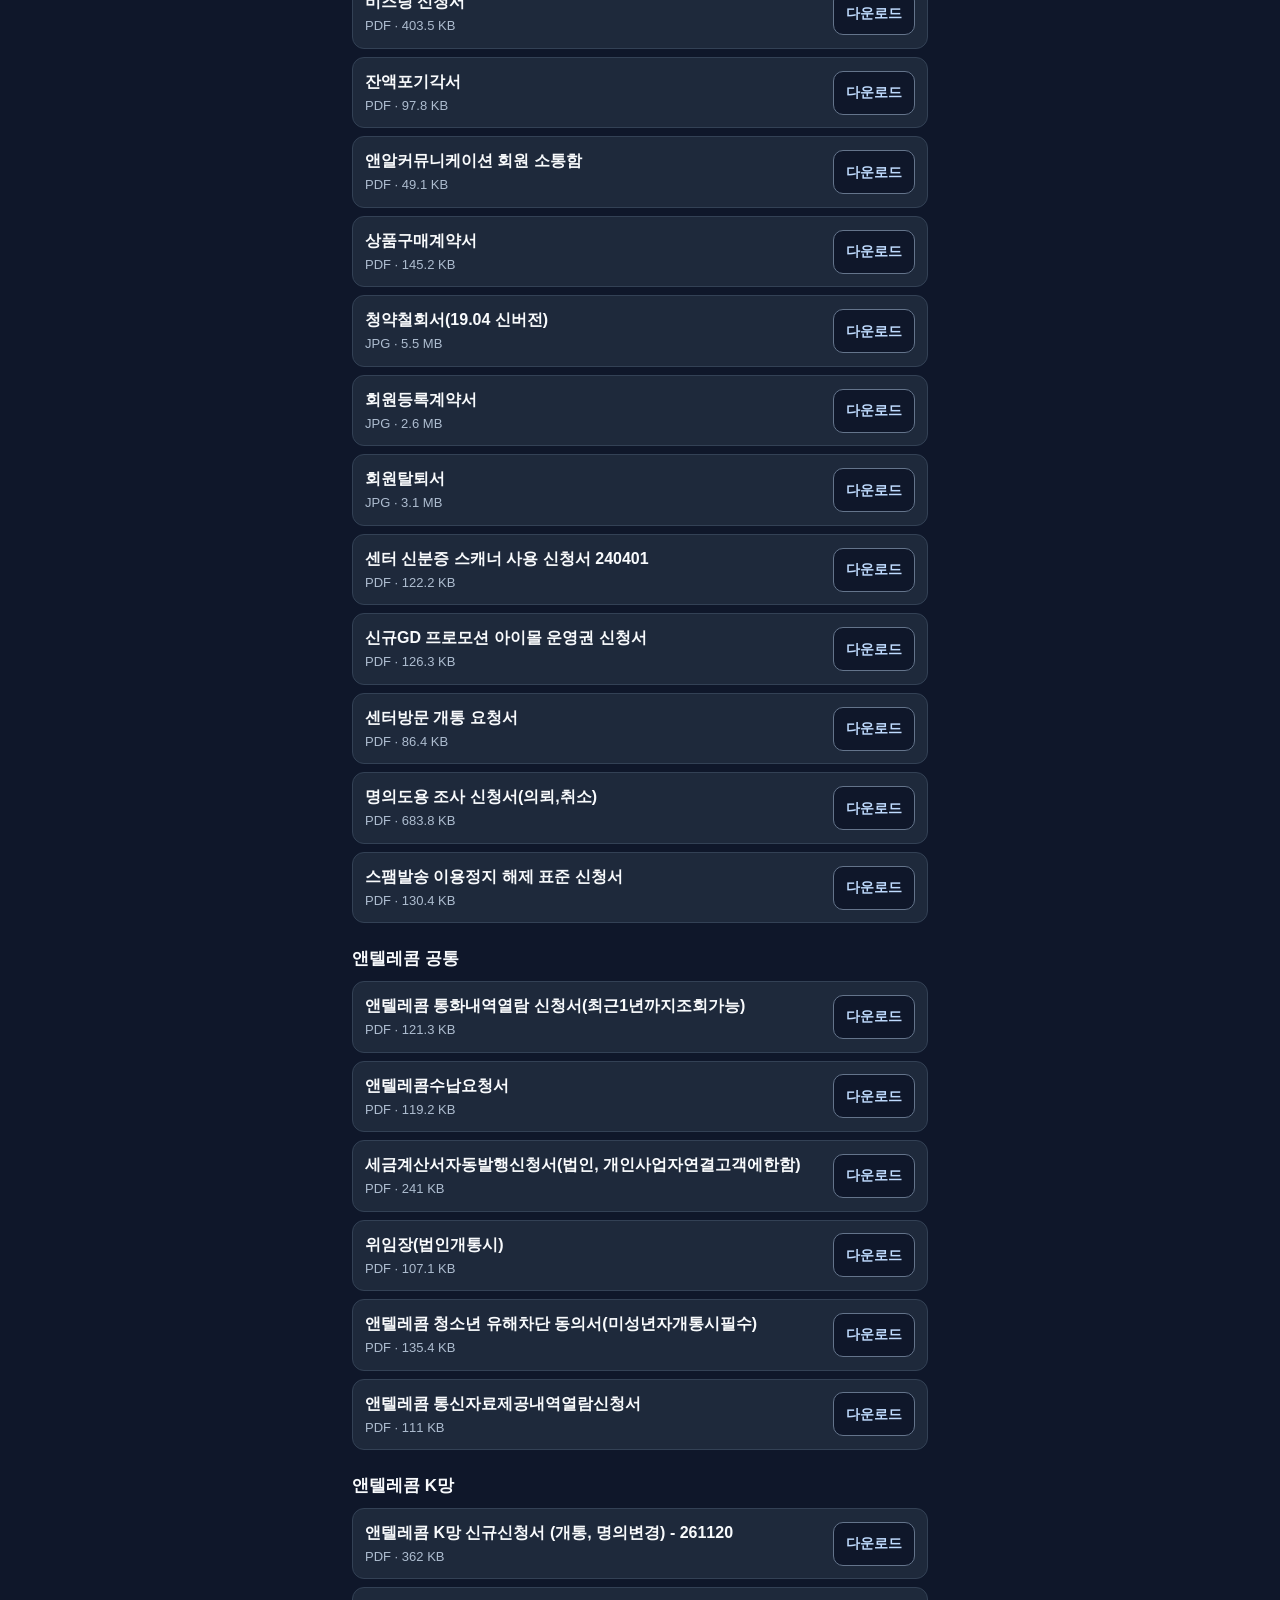
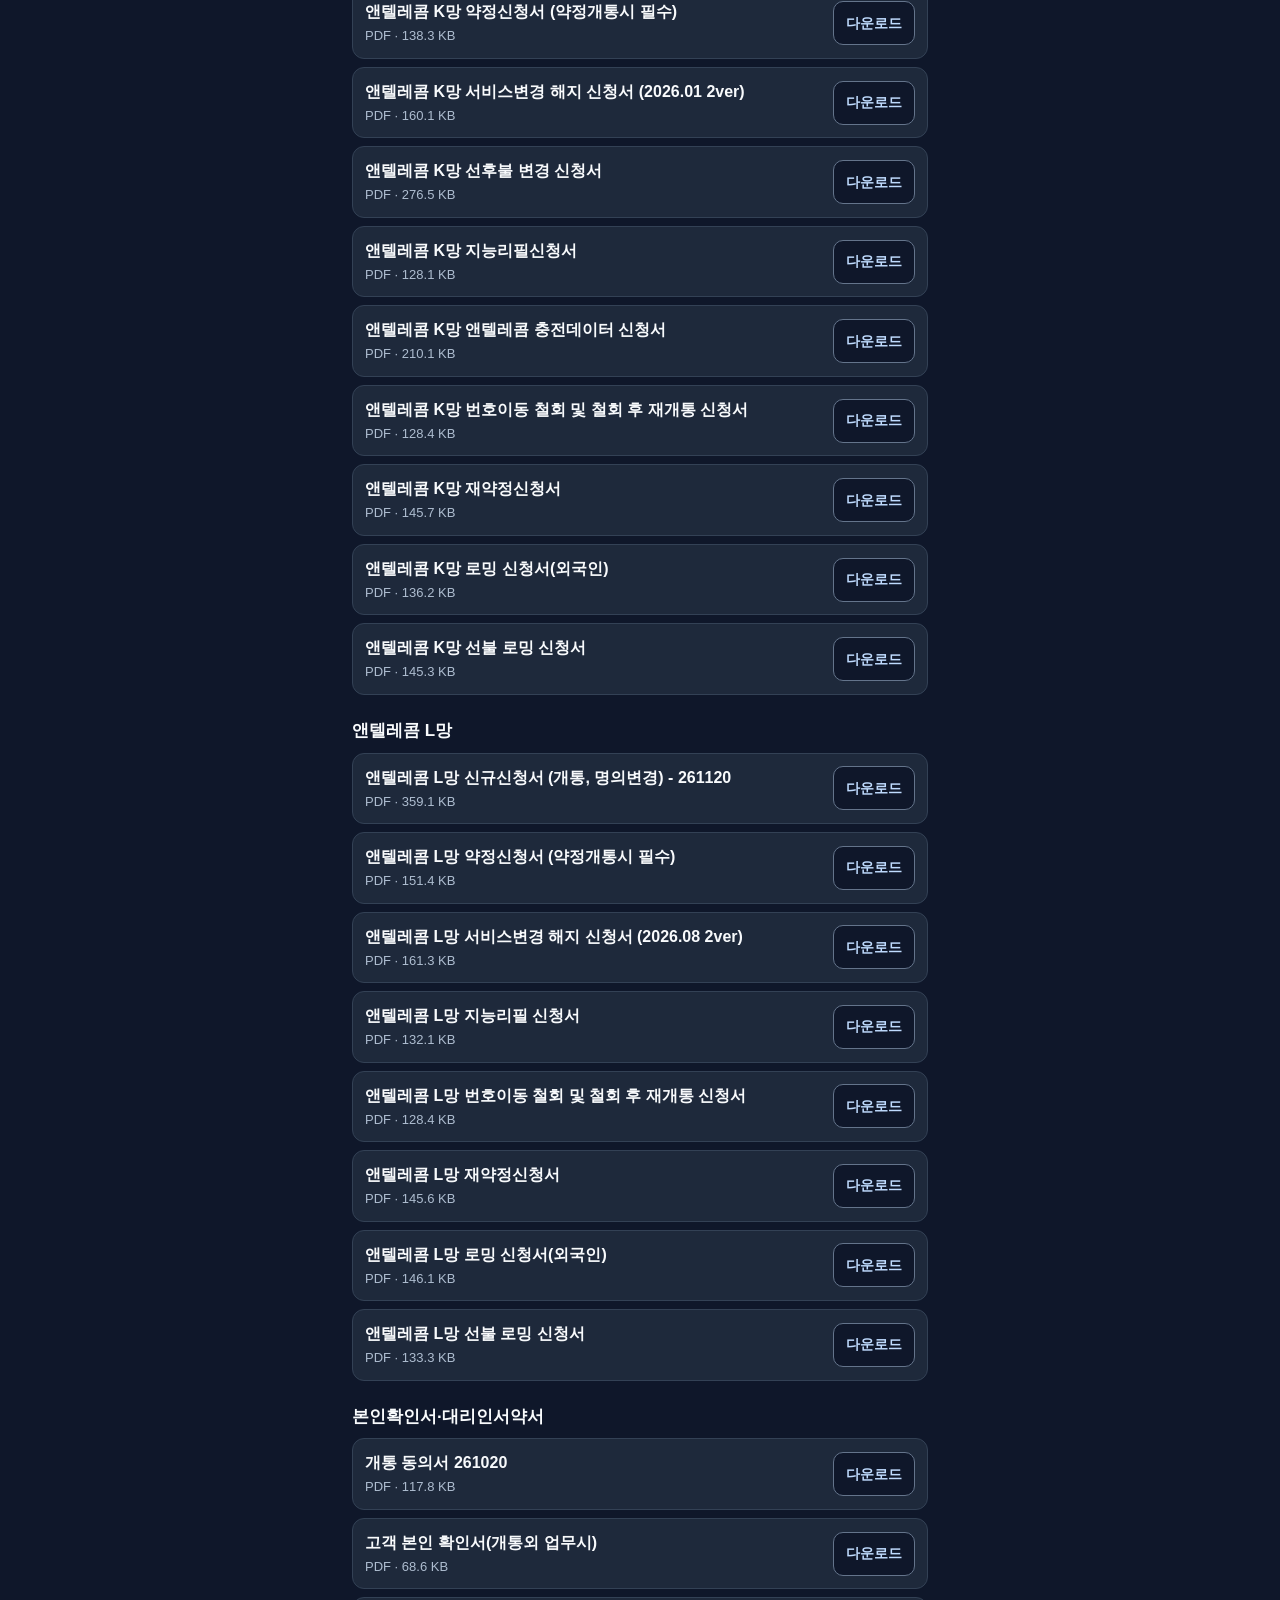
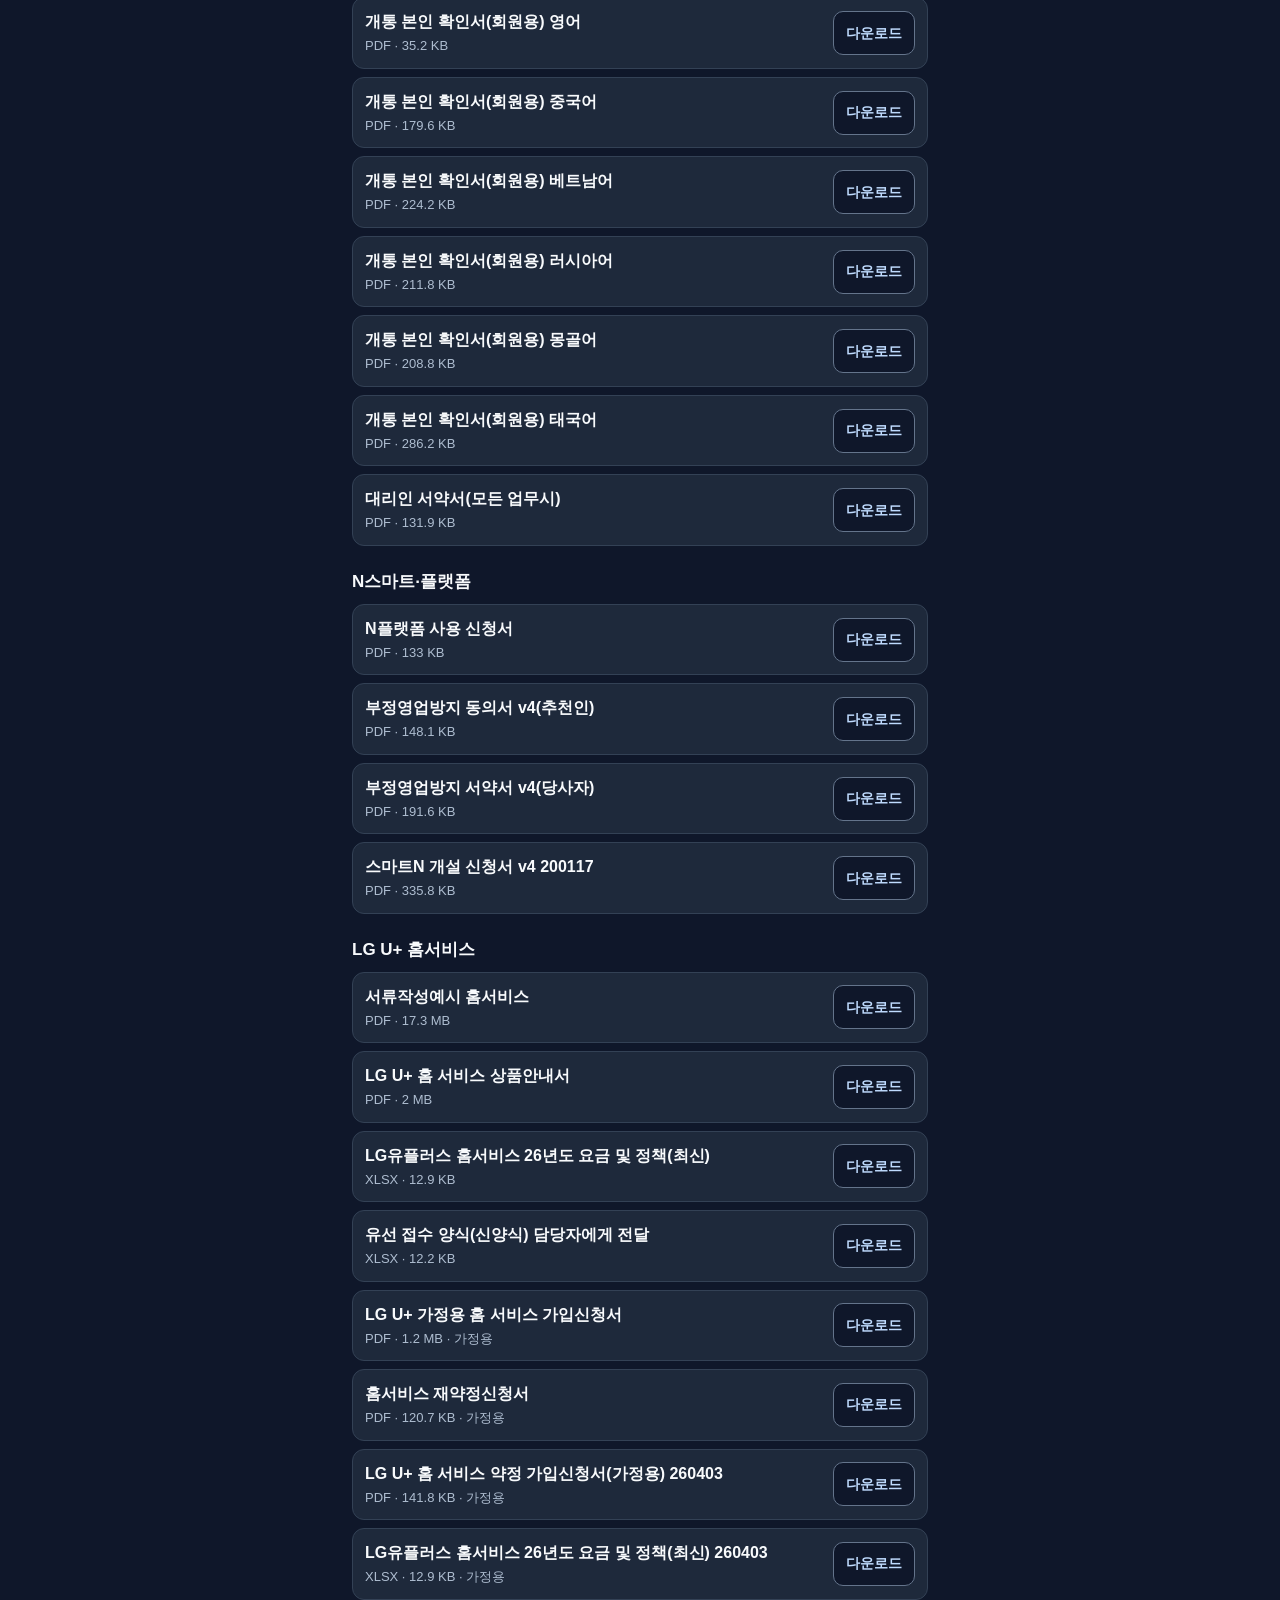
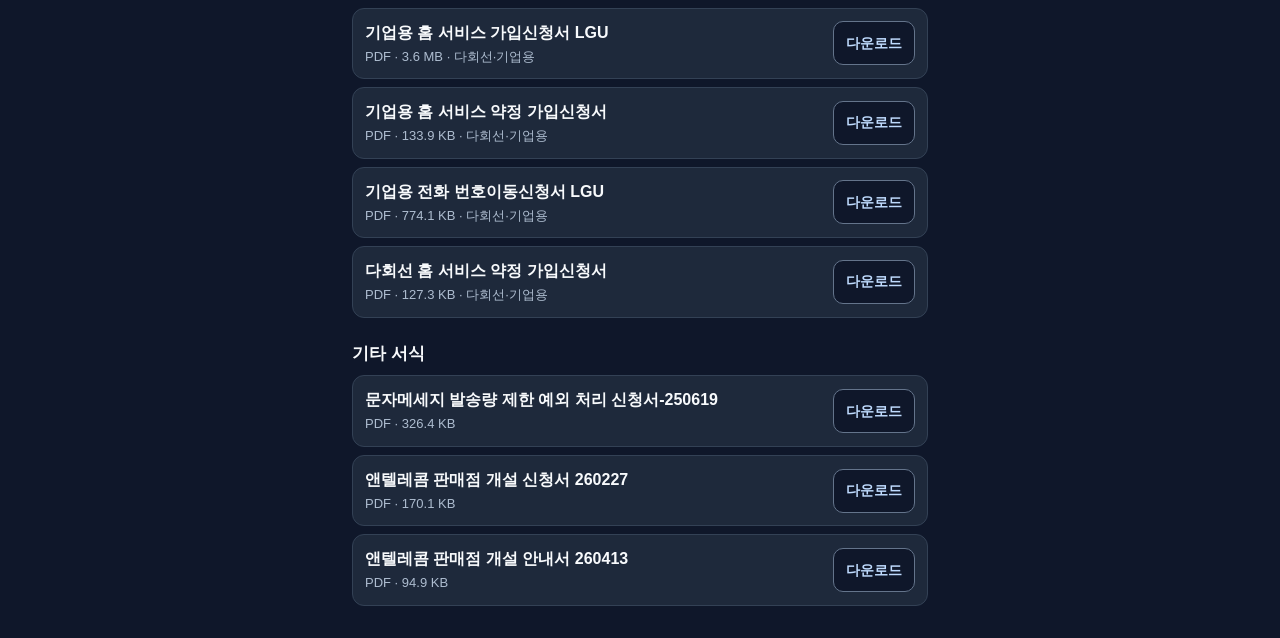
<file: tools/forms/index.html>
<!doctype html>
<html lang="ko">
<head>
  <script>
    if (location.hostname === "prepaid1215.github.io") {
      document.documentElement.style.display = "none";
      location.replace("/bp-finder/moved.html");
    }
  </script>
  <meta charset="utf-8">
  <meta name="viewport" content="width=device-width,initial-scale=1,viewport-fit=cover">
  <meta name="robots" content="noindex,nofollow,noarchive,nosnippet,noimageindex">
  <title>센터 서식 | BP FINDER+</title>
  <style>
    :root {
      color-scheme: dark;
      --background: #0f172a;
      --surface: #1e293b;
      --border: #334155;
      --text: #f8fafc;
      --muted: #aebdd0;
      --accent: #bfdbfe;
    }
    * { box-sizing: border-box; }
    html { overscroll-behavior-y: contain; }
    body {
      margin: 0;
      background: var(--background);
      color: var(--text);
      font: 1rem/1.5 Pretendard, "Malgun Gothic", sans-serif;
    }
    main { max-width: 38rem; margin: 0 auto; padding: 1.375rem 1rem 2rem; }
    header {
      padding: 1.25rem;
      border: 1px solid var(--border);
      border-radius: 1.125rem;
      background: linear-gradient(155deg, #1d3456, var(--surface) 72%);
    }
    h1 { margin: 0; font-size: 1.625rem; line-height: 1.25; }
    .version { margin: .375rem 0 0; color: var(--accent); font-size: .875rem; }
    .filters { display: grid; grid-template-columns: minmax(0, 3fr) minmax(0, 2fr); gap: .75rem; margin-top: 1.125rem; }
    label { display: grid; gap: .375rem; min-width: 0; font-size: .875rem; font-weight: 700; }
    input, select {
      width: 100%;
      min-height: 2.75rem;
      padding: .625rem .75rem;
      border: 1px solid #64748b;
      border-radius: .625rem;
      background: var(--background);
      color: var(--text);
      font-family: inherit;
      font-size: 1rem;
      font-weight: 400;
      line-height: 1.25;
    }
    input::placeholder { color: var(--muted); }
    select {
      appearance: none;
      padding-right: 2rem;
      background-image: linear-gradient(45deg, transparent 50%, var(--accent) 50%), linear-gradient(135deg, var(--accent) 50%, transparent 50%);
      background-position: right 1rem center, right .75rem center;
      background-size: .25rem .25rem;
      background-repeat: no-repeat;
    }
    :is(input, select, a):focus-visible { outline: 2px solid #93c5fd; outline-offset: 3px; }
    #status { margin: .875rem 0 0; color: var(--muted); font-size: .875rem; }
    section { margin-top: 1.5rem; }
    h2 { margin: 0 0 .625rem; font-size: 1.0625rem; line-height: 1.4; }
    ul { margin: 0; padding: 0; list-style: none; }
    li {
      display: grid;
      grid-template-columns: minmax(0, 1fr) auto;
      align-items: center;
      gap: .75rem;
      padding: .75rem;
      border: 1px solid var(--border);
      border-radius: .75rem;
      background: var(--surface);
    }
    li + li { margin-top: .5rem; }
    .file-title { margin: 0; font-weight: 700; overflow-wrap: anywhere; }
    .file-meta { margin: .125rem 0 0; color: var(--muted); font-size: .8125rem; overflow-wrap: anywhere; }
    .download {
      display: inline-flex;
      align-items: center;
      justify-content: center;
      min-height: 2.75rem;
      padding: .5rem .75rem;
      border: 1px solid #64748b;
      border-radius: .625rem;
      background: var(--background);
      color: var(--accent);
      font-size: .875rem;
      font-weight: 700;
      text-decoration: none;
      white-space: nowrap;
    }
    .download:hover { border-color: var(--accent); background: #203550; }
    @media (max-width: 679px) {
      main { padding-bottom: calc(6rem + env(safe-area-inset-bottom, 0px)); }
    }
    @media (max-width: 420px) {
      .filters { grid-template-columns: 1fr; }
    }
    @media (forced-colors: active) {
      select { appearance: auto; background-image: none; }
    }
  </style>
</head>
<body>
  <main>
    <header>
      <h1>센터 서식</h1>
      <p class="version">ver22.0 · <time datetime="2026-11-20">2026.11.20</time></p>
      <div class="filters">
        <label>서식 검색
          <input id="search" type="search" placeholder="서식 이름이나 파일 형식" aria-controls="results" disabled>
        </label>
        <label>분류
          <select id="category" aria-controls="results" disabled>
            <option value="">전체</option>
          </select>
        </label>
      </div>
    </header>
    <p id="status" role="status">서식 목록을 불러오는 중입니다.</p>
    <div id="results"></div>
  </main>
  <script>
    const search = document.getElementById("search");
    const category = document.getElementById("category");
    const results = document.getElementById("results");
    const status = document.getElementById("status");
    const fileBase = "../../downloads/center-forms-20261120-v22.0/";
    const numberFormat = new Intl.NumberFormat("ko-KR", { maximumFractionDigits: 1 });
    let groups = [];

    function normalize(value) {
      return value.normalize("NFKC").toLocaleLowerCase("ko-KR");
    }

    function formatSize(bytes) {
      if (bytes >= 1_000_000) return `${numberFormat.format(bytes / 1_000_000)} MB`;
      if (bytes >= 1_000) return `${numberFormat.format(bytes / 1_000)} KB`;
      return `${numberFormat.format(bytes)} B`;
    }

    function renderFile(file, groupLabel) {
      const row = document.createElement("li");
      const details = document.createElement("div");
      const title = document.createElement("p");
      const meta = document.createElement("p");
      const link = document.createElement("a");

      title.className = "file-title";
      title.textContent = file.title;
      meta.className = "file-meta";
      meta.textContent = [file.type, formatSize(file.bytes), file.section !== groupLabel && file.section]
        .filter(Boolean).join(" · ");
      details.append(title, meta);

      link.className = "download";
      link.href = fileBase + encodeURIComponent(file.filename);
      link.download = file.filename;
      link.textContent = "다운로드";
      link.setAttribute("aria-label", `${file.title} 다운로드`);
      row.append(details, link);

      return row;
    }

    function render() {
      const terms = normalize(search.value).trim().split(/\s+/).filter(Boolean);
      const visible = document.createDocumentFragment();
      let count = 0;

      for (const [index, group] of groups.entries()) {
        if (category.value !== "" && category.value !== String(index)) continue;

        const matches = group.files.filter(file => terms.every(term => file.searchText.includes(term)));
        if (matches.length === 0) continue;

        const section = document.createElement("section");
        const heading = document.createElement("h2");
        const list = document.createElement("ul");
        heading.textContent = group.label;
        for (const file of matches) list.append(renderFile(file, group.label));
        section.append(heading, list);
        visible.append(section);
        count += matches.length;
      }

      results.replaceChildren(visible);
      status.textContent = count > 0 ? `서식 ${count}개` : "검색 조건에 맞는 서식이 없습니다.";
    }

    async function loadCatalog() {
      const response = await fetch("./catalog.json");
      if (!response.ok) throw new Error("Could not load the forms catalog");

      const catalog = await response.json();
      groups = catalog.groups.map(group => ({
        label: group.label,
        files: group.files.map(file => {
          const type = file.filename.split(".").at(-1).toUpperCase();
          const searchText = normalize([file.title, file.filename, group.label, file.section, type].filter(Boolean).join(" "));
          return { ...file, type, searchText };
        })
      }));

      for (const [index, group] of groups.entries()) category.add(new Option(group.label, index));
      search.disabled = false;
      category.disabled = false;
      render();
    }

    search.addEventListener("input", render);
    category.addEventListener("change", render);
    loadCatalog().catch(() => {
      search.disabled = true;
      category.disabled = true;
      status.textContent = "서식 목록을 불러오지 못했습니다. 잠시 후 새로고침해 주세요.";
    });
  </script>
</body>
</html>
</file>
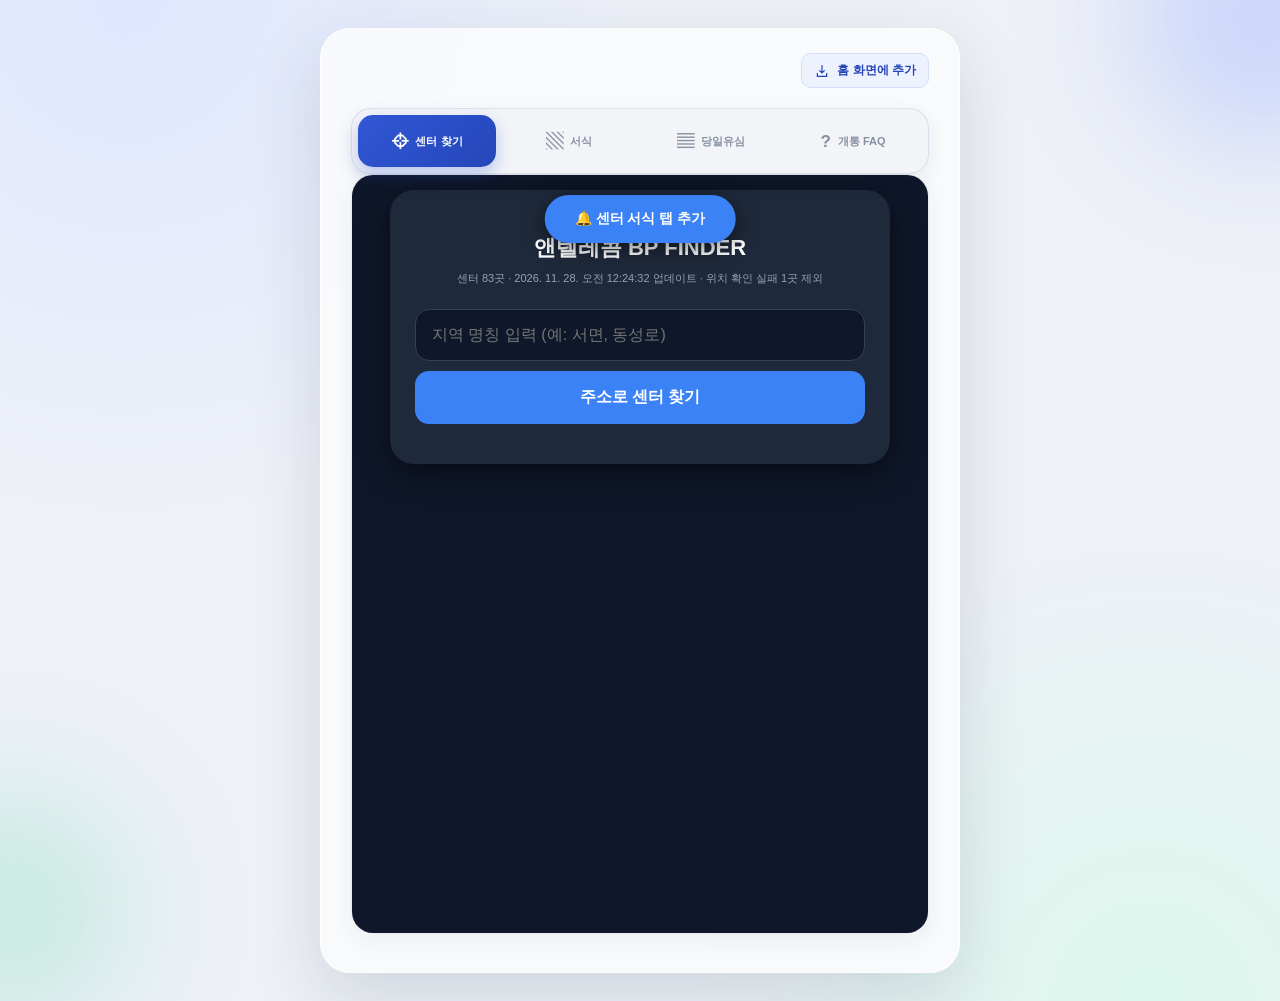
<file: moved.html>
<!doctype html>
<html lang="ko">
<head>
<meta charset="utf-8">
<meta name="viewport" content="width=device-width,initial-scale=1,viewport-fit=cover">
<meta name="robots" content="noindex,nofollow">
<meta name="theme-color" content="#3157d5">
<title>BP파인더 새 주소 안내</title>
<style>
*{box-sizing:border-box}body{margin:0;min-height:100vh;min-height:100dvh;display:grid;place-items:center;padding:24px;background:#eef2fa;color:#17213a;font-family:-apple-system,BlinkMacSystemFont,"Segoe UI",sans-serif;line-height:1.7}main{width:100%;max-width:440px;padding:32px 26px;background:white;border:1px solid #e2e7f1;border-radius:24px;box-shadow:0 16px 50px #233b7310}.brand{font-size:13px;letter-spacing:2px;font-weight:800;color:#3157d5}h1{font-size:25px;line-height:1.45;margin:16px 0}p{font-size:15px;color:#58637a}a{display:block;padding:14px;text-align:center;background:#3157d5;border-radius:12px;color:white;text-decoration:none;font-weight:750;margin:24px 0 12px}a:focus-visible{outline:3px solid #101e50;outline-offset:4px}.url{font-size:13px;text-align:center;overflow-wrap:anywhere}.help{margin-top:24px;padding:18px;background:#f4f6fb;border-radius:12px;font-size:14px}.help strong{display:block;margin-bottom:8px}ol{padding-left:20px;margin:0}.timer{font-size:13px;margin-bottom:0;text-align:center}
</style>
</head>
<body>
<main>
<div class="brand">BP FINDER+</div>
<h1>BP파인더 주소가<br>변경되었습니다</h1>
<p>기존 주소에서는 서비스 이용이 종료되었습니다.<br>모든 기능은 새 주소에서 이용해 주세요.</p>
<a href="https://bp-finder.vercel.app/" target="_top">새 BP파인더 열기 →</a>
<div class="url">https://bp-finder.vercel.app/</div>
<div class="help"><strong>홈 화면에 저장해 두셨나요?</strong><ol><li>새 BP파인더를 열어 주세요.</li><li>새 주소를 홈 화면에 추가해 주세요.</li><li>기존 BP파인더 아이콘은 삭제해 주세요.</li></ol></div>
<p class="timer">8초 후 새 주소로 자동 이동합니다.</p>
</main>
<script>
if (location.hostname === "prepaid1215.github.io") {
  setTimeout(function () { location.replace("https://bp-finder.vercel.app/"); }, 8000);
} else {
  location.replace("/");
}
</script>
</body>
</html>
</file>
<file: assets/install.css>
.install-row{display:flex;justify-content:flex-end;margin:0 0 12px;min-height:34px}
.install-row[hidden]{display:none}
.install-button{display:inline-flex;align-items:center;gap:7px;border:1px solid #d5def8;border-radius:10px;padding:8px 12px;background:#eef2ff;color:#2446b9;font-size:12px;font-weight:750}
.install-button svg{width:16px;height:16px;flex:none}
.install-row:not([hidden])~.frame{margin-top:0;height:calc(100dvh - 64px)}
.install-dialog{width:calc(100% - 32px);max-width:400px;max-height:85dvh;overflow:auto;padding:26px;border:0;border-radius:22px;color:#17213a;box-shadow:0 24px 80px #14255240}
.install-dialog::backdrop{background:#11182780}
.install-dialog h2{font-size:21px;margin:0 0 12px;line-height:1.5}
.install-dialog p,.install-dialog ol{font-size:14px;line-height:1.8;color:#58637a}
.install-dialog ol{padding-left:22px}
.install-dialog li{padding:4px 0}
.install-dialog .install-url{padding:10px;background:#f2f5fc;border-radius:9px;overflow-wrap:anywhere;font-size:12px;color:#3157d5}
.install-close{width:100%;margin-top:12px;border:0;border-radius:11px;padding:12px;background:#3157d5;color:white;font-weight:750}
.install-button:focus-visible,.install-close:focus-visible{outline:3px solid #17213a;outline-offset:3px}
@media(min-width:680px){.install-row:not([hidden])~.frame{height:760px}}
</file>
<file: tools/center/center-feedback.css>
/* BP FINDER center experience sharing. Lives inside the center iframe. */
.btn-feedback, .feedback-inline {
  width:100%; margin-top:10px; padding:12px 10px; border:1px solid #60a5fa;
  border-radius:10px; background:#172b4a; color:#dbeafe; font-size:13px; font-weight:800;
  cursor:pointer;
}
.feedback-inline { grid-column:1 / -1; margin-top:0 }
/* The review overlay is a vertical scroll surface, not a horizontally draggable canvas. */
#center-feedback-layer { display:none; position:fixed; inset:0; z-index:10050;
  box-sizing:border-box; width:100%; max-width:100vw;
  overflow-x:hidden; overflow-y:auto; touch-action:pan-y;
  -webkit-overflow-scrolling:touch; overscroll-behavior-x:none;
  padding:14px 10px calc(20px + env(safe-area-inset-bottom)); background:rgba(2,6,23,.87); }
#center-feedback-layer.open { display:block; overscroll-behavior-y:contain; }
#center-feedback-panel { box-sizing:border-box; width:100%; max-width:520px; min-width:0; margin:auto;
  overflow-x:clip; touch-action:pan-y; border:1px solid #475569; border-radius:18px;
  padding:18px; background:#1e293b; color:#f8fafc; box-shadow:0 22px 70px rgba(0,0,0,.35); }
#center-feedback-panel .feedback-top > div { flex:1; min-width:0; }
#center-feedback-panel form, #center-feedback-panel #feedbackList { width:100%; min-width:0; max-width:100%; }
#center-feedback-panel h3 { margin:0; font-size:19px; }
#center-feedback-panel .feedback-top { display:flex; gap:10px; justify-content:space-between; align-items:flex-start; }
#center-feedback-panel .feedback-close { border:1px solid #64748b; background:#0f172a; color:#fff;
  border-radius:9px; padding:9px 12px; cursor:pointer; font-weight:800 }
#center-feedback-panel .feedback-hint { line-height:1.55; color:#cbd5e1; font-size:12px; }
#center-feedback-panel label { display:block; margin:12px 0 5px; font-size:13px; font-weight:800; color:#f1f5f9; }
/* Keep selects, free-text inputs, dates and notes aligned on every screen size. */
#center-feedback-panel select,
#center-feedback-panel input[type="text"]:not([name="website"]),
#center-feedback-panel input[type="date"],
#center-feedback-panel textarea {
  display:block;
  box-sizing:border-box;
  width:100%;
  max-width:100%;
  min-width:0;
  min-height:46px;
  margin:0;
  border:1px solid #64748b;
  border-radius:10px;
  background:#0f172a;
  color:#f8fafc;
  padding:11px 13px;
  font-family:inherit;
  font-size:14px;
  line-height:1.5;
  outline-offset:2px;
}
#center-feedback-panel select,
#center-feedback-panel input[type="text"]:not([name="website"]),
#center-feedback-panel input[type="date"] { height:46px; }
#center-feedback-panel input[type="date"] {
  color-scheme:dark;
  cursor:pointer;
}
#center-feedback-panel input[type="date"]::-webkit-calendar-picker-indicator {
  cursor:pointer;
  opacity:0.85;
}
#center-feedback-panel input::placeholder,
#center-feedback-panel textarea::placeholder { color:#94a3b8; opacity:1; }
#center-feedback-panel select:focus-visible,
#center-feedback-panel input:focus-visible,
#center-feedback-panel textarea:focus-visible { outline:2px solid #60a5fa; }
#center-feedback-panel textarea { min-height:104px; resize:vertical; }
#center-feedback-panel .feedback-submit { display:block; width:100%; border:0; border-radius:11px;
  margin-top:14px; padding:14px; background:#2563eb; color:#fff; font-weight:800; cursor:pointer }
#center-feedback-panel button:disabled { opacity:.6; cursor:wait; }
#center-feedback-panel .feedback-status { color:#93c5fd; font-size:13px; min-height:18px; line-height:1.5; }
#center-feedback-panel .feedback-entry { border:1px solid #475569; background:#0f172a;
  padding:12px; margin:9px 0; border-radius:12px; }
#center-feedback-panel .feedback-entry-meta { font-size:12px; color:#93c5fd; line-height:1.5; }
#center-feedback-panel .feedback-entry p { font-size:13px; line-height:1.6; white-space:pre-wrap; overflow-wrap:anywhere; margin:8px 0 0; }
#center-feedback-panel .feedback-note-link { color:#93c5fd; text-decoration:underline; text-underline-offset:3px; overflow-wrap:anywhere; }
#center-feedback-panel .feedback-note-link:focus-visible { outline:2px solid #60a5fa; outline-offset:3px; border-radius:2px; }
#center-feedback-panel .feedback-list-label { border-top:1px solid #475569; margin-top:22px; padding-top:18px; font-size:15px; }
#center-feedback-panel .feedback-empty { color:#94a3b8; font-size:13px; padding:8px 0; line-height:1.6; }
#center-feedback-panel input[name=website] { position:absolute; left:-9999px; width:1px; height:1px; opacity:0; }
/* Read published experiences first; expand the submission form only on demand. */
#center-feedback-panel .feedback-recent-title {
  border-top:0; margin:16px 0 12px; padding-top:0;
}
#center-feedback-panel .feedback-compose {
  margin-top:22px; padding-top:18px; border-top:1px solid #475569;
}
#center-feedback-panel .feedback-toggle {
  display:block; width:100%; padding:14px; border:1px solid #60a5fa; border-radius:11px;
  background:#2563eb; color:#fff; font-size:14px; font-weight:800; cursor:pointer;
}
#center-feedback-panel .feedback-toggle[aria-expanded="true"] {
  background:#172b4a; color:#dbeafe;
}
#center-feedback-panel .feedback-toggle:focus-visible {
  outline:2px solid #93c5fd; outline-offset:3px;
}
#center-feedback-panel #feedbackCompose[hidden] { display:none!important; }
#center-feedback-panel #feedbackCompose .feedback-hint { margin:14px 0 10px; }
#center-feedback-panel .feedback-status:empty { display:none; }
#center-feedback-panel .feedback-status:not(:empty) {
  min-height:0; margin:14px 0 0; padding:10px 12px; border:1px solid #475569;
  border-radius:9px; background:#0f172a;
}
@media(max-width:540px) {
 #center-feedback-layer { padding:0; }
 #center-feedback-panel { border-radius:0; min-height:100dvh; padding:16px 14px 26px; }
}
</file>
